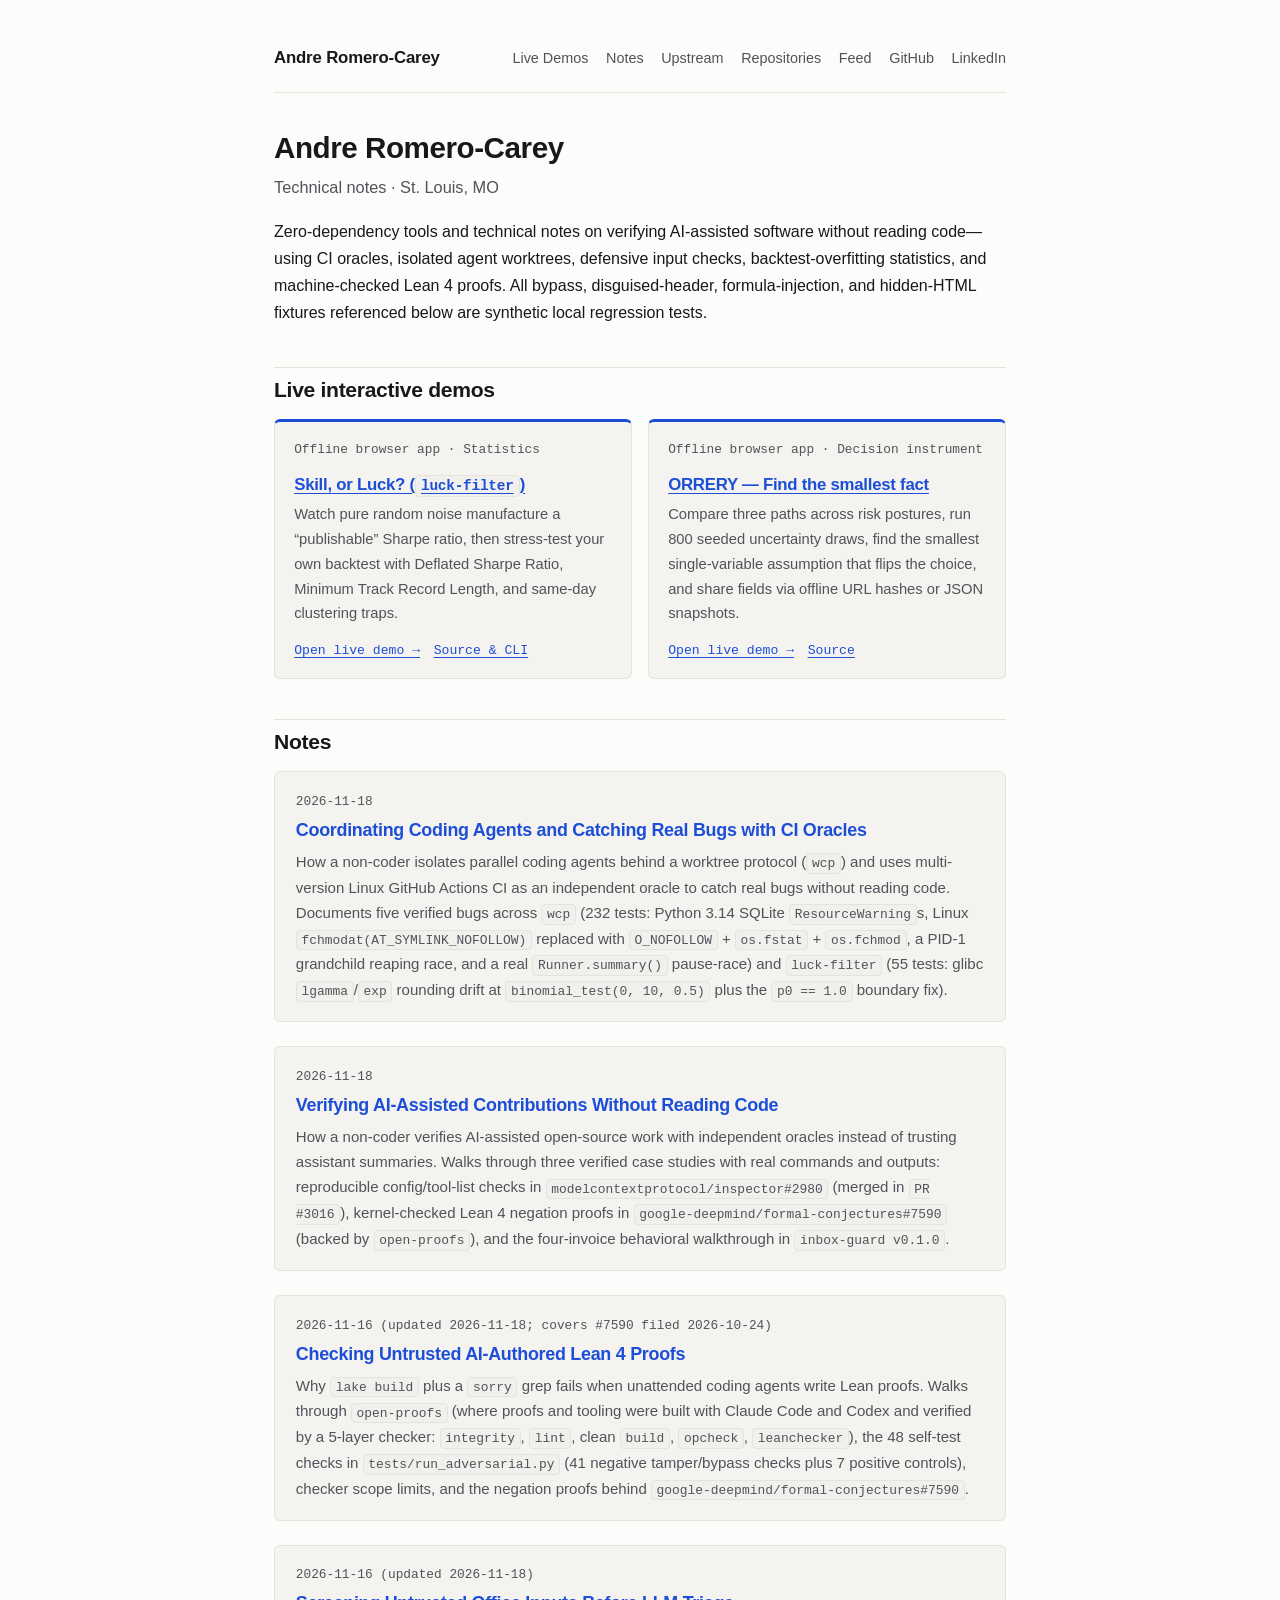
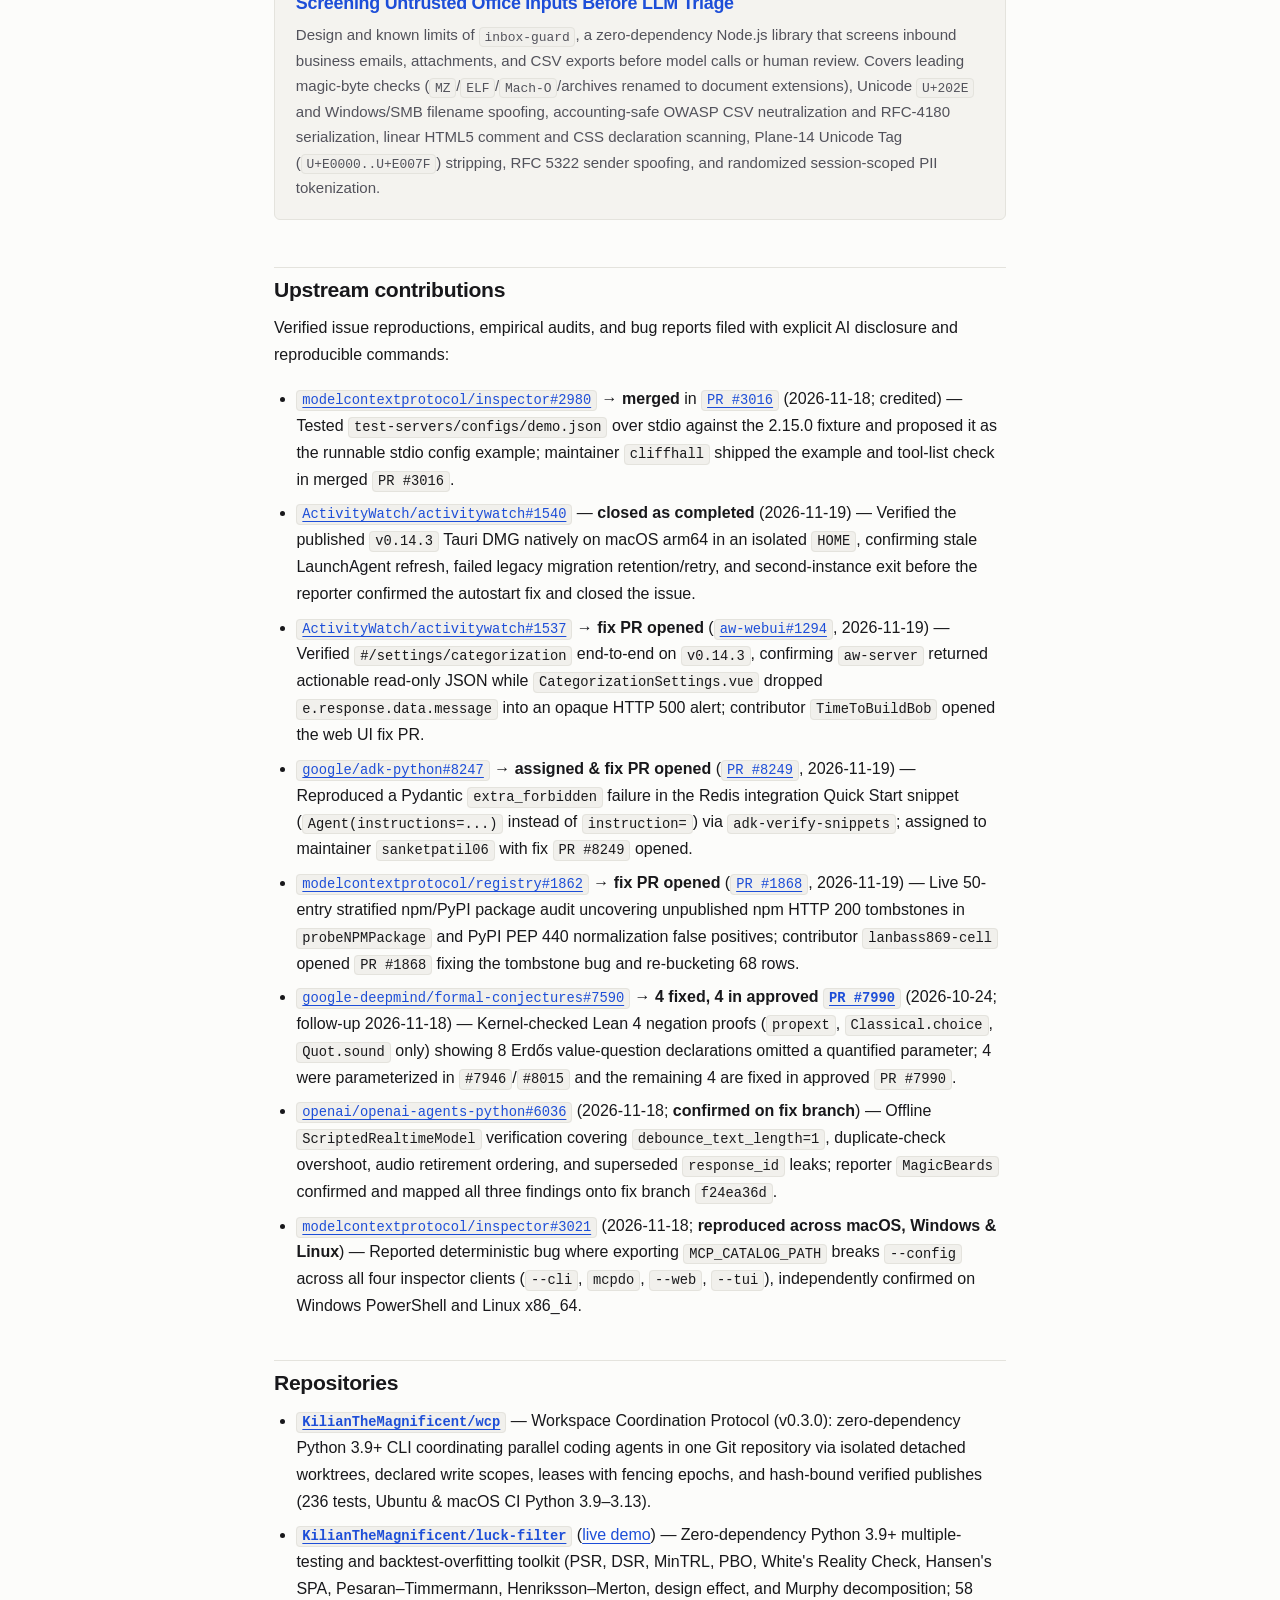
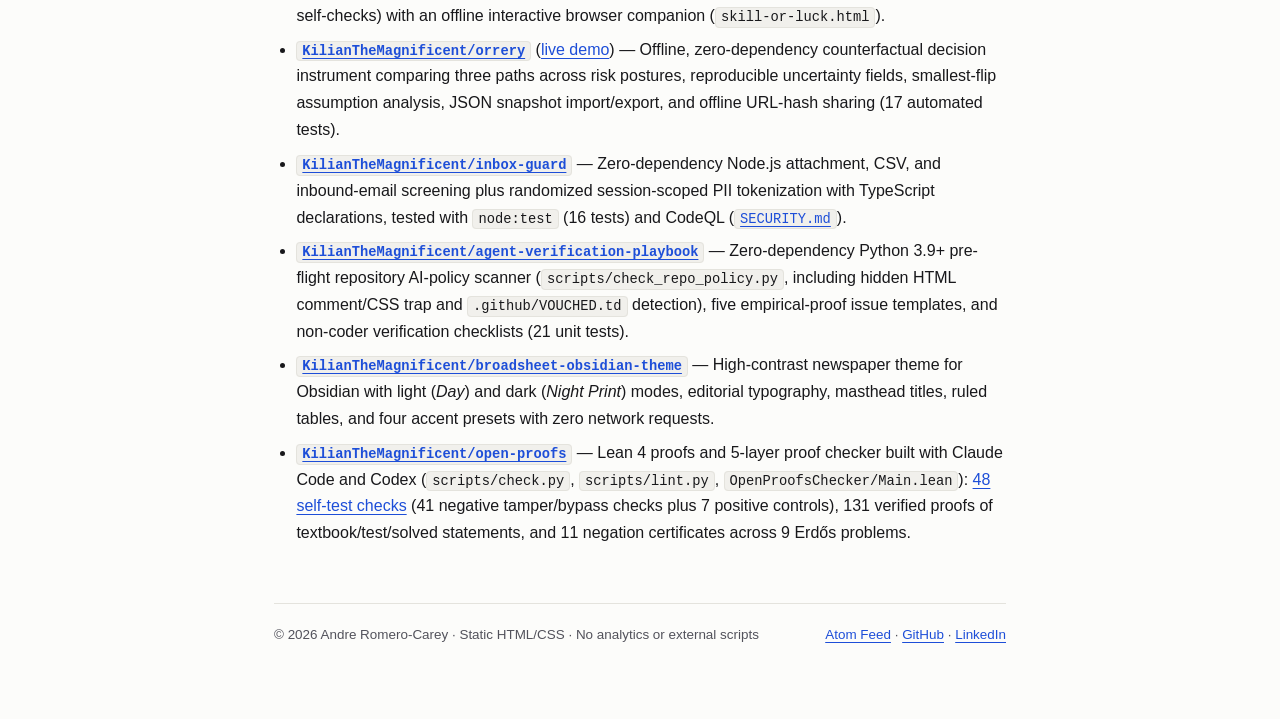
<file: index.html>
<!DOCTYPE html>
<html lang="en">
<head>
  <meta charset="utf-8">
  <meta name="viewport" content="width=device-width, initial-scale=1">
  <title>Andre Romero-Carey — Notes</title>
  <meta name="description" content="Technical notes by Andre Romero-Carey on verifying AI-assisted work without reading code, multi-agent coordination with CI oracles, input validation, and machine-checked Lean 4 verification.">
  <meta name="author" content="Andre Romero-Carey">
  <meta property="og:title" content="Andre Romero-Carey — Notes">
  <meta property="og:description" content="Technical notes by Andre Romero-Carey on verifying AI-assisted work without reading code, multi-agent coordination with CI oracles, input validation, and machine-checked Lean 4 verification.">
  <meta property="og:type" content="website">
  <meta property="og:url" content="https://kilianthemagnificent.github.io/">
  <meta property="og:image" content="https://kilianthemagnificent.github.io/og-card.png">
  <meta property="og:image:width" content="1200">
  <meta property="og:image:height" content="630">
  <meta property="og:image:alt" content="Andre Romero-Carey — Technical notes on verifying AI-assisted software without reading code">
  <meta name="twitter:card" content="summary_large_image">
  <meta name="twitter:image" content="https://kilianthemagnificent.github.io/og-card.png">
  <link rel="canonical" href="https://kilianthemagnificent.github.io/">
  <link rel="alternate" type="application/atom+xml" title="Andre Romero-Carey — Notes" href="https://kilianthemagnificent.github.io/feed.xml">
  <link rel="icon" href="data:image/svg+xml,%3Csvg xmlns='http://www.w3.org/2000/svg' viewBox='0 0 32 32'%3E%3Crect width='32' height='32' rx='6' fill='%2318181b'/%3E%3Ctext x='16' y='22' font-family='monospace' font-size='16' font-weight='700' fill='%23fcfcfa' text-anchor='middle'%3EAR%3C/text%3E%3C/svg%3E">
  <link rel="stylesheet" href="styles.css">
</head>
<body>
  <div class="container">
    <header class="site-header">
      <a class="site-brand" href="./">Andre Romero-Carey</a>
      <nav class="site-nav" aria-label="Primary">
        <a href="#demos">Live Demos</a>
        <a href="#notes">Notes</a>
        <a href="#upstream">Upstream</a>
        <a href="#repositories">Repositories</a>
        <a href="feed.xml">Feed</a>
        <a href="https://github.com/KilianTheMagnificent">GitHub</a>
        <a href="https://www.linkedin.com/in/andre-romerocarey">LinkedIn</a>
      </nav>
    </header>

    <main>
      <h1>Andre Romero-Carey</h1>
      <p class="subtitle">Technical notes · St. Louis, MO</p>

      <p>
        Zero-dependency tools and technical notes on verifying AI-assisted software without reading code—using CI oracles, isolated agent worktrees, defensive input checks, backtest-overfitting statistics, and machine-checked Lean 4 proofs. All bypass, disguised-header, formula-injection, and hidden-HTML fixtures referenced below are synthetic local regression tests.
      </p>

      <h2 id="demos">Live interactive demos</h2>
      <div class="demo-grid">
        <div class="demo-card">
          <div class="note-card-meta">Offline browser app · Statistics</div>
          <h3><a href="https://kilianthemagnificent.github.io/luck-filter/">Skill, or Luck? (<code>luck-filter</code>)</a></h3>
          <p>
            Watch pure random noise manufacture a “publishable” Sharpe ratio, then stress-test your own backtest with Deflated Sharpe Ratio, Minimum Track Record Length, and same-day clustering traps.
          </p>
          <div class="demo-card-links">
            <a href="https://kilianthemagnificent.github.io/luck-filter/">Open live demo →</a>
            <a href="https://github.com/KilianTheMagnificent/luck-filter">Source &amp; CLI</a>
          </div>
        </div>
        <div class="demo-card">
          <div class="note-card-meta">Offline browser app · Decision instrument</div>
          <h3><a href="https://kilianthemagnificent.github.io/orrery/">ORRERY — Find the smallest fact</a></h3>
          <p>
            Compare three paths across risk postures, run 800 seeded uncertainty draws, find the smallest single-variable assumption that flips the choice, and share fields via offline URL hashes or JSON snapshots.
          </p>
          <div class="demo-card-links">
            <a href="https://kilianthemagnificent.github.io/orrery/">Open live demo →</a>
            <a href="https://github.com/KilianTheMagnificent/orrery">Source</a>
          </div>
        </div>
      </div>

      <h2 id="notes">Notes</h2>
      <ul class="note-list">
        <li class="note-card">
          <div class="note-card-meta">2026-11-18</div>
          <h3><a href="notes/coordinating-coding-agents-with-ci-oracles.html">Coordinating Coding Agents and Catching Real Bugs with CI Oracles</a></h3>
          <p>
            How a non-coder isolates parallel coding agents behind a worktree protocol (<code>wcp</code>) and uses multi-version Linux GitHub Actions CI as an independent oracle to catch real bugs without reading code. Documents five verified bugs across <code>wcp</code> (232 tests: Python 3.14 SQLite <code>ResourceWarning</code>s, Linux <code>fchmodat(AT_SYMLINK_NOFOLLOW)</code> replaced with <code>O_NOFOLLOW</code> + <code>os.fstat</code> + <code>os.fchmod</code>, a PID-1 grandchild reaping race, and a real <code>Runner.summary()</code> pause-race) and <code>luck-filter</code> (55 tests: glibc <code>lgamma</code>/<code>exp</code> rounding drift at <code>binomial_test(0, 10, 0.5)</code> plus the <code>p0 == 1.0</code> boundary fix).
          </p>
        </li>

        <li class="note-card">
          <div class="note-card-meta">2026-11-18</div>
          <h3><a href="notes/verifying-ai-contributions-without-reading-code.html">Verifying AI-Assisted Contributions Without Reading Code</a></h3>
          <p>
            How a non-coder verifies AI-assisted open-source work with independent oracles instead of trusting assistant summaries. Walks through three verified case studies with real commands and outputs: reproducible config/tool-list checks in <code>modelcontextprotocol/inspector#2980</code> (merged in <code>PR #3016</code>), kernel-checked Lean 4 negation proofs in <code>google-deepmind/formal-conjectures#7590</code> (backed by <code>open-proofs</code>), and the four-invoice behavioral walkthrough in <code>inbox-guard v0.1.0</code>.
          </p>
        </li>

        <li class="note-card">
          <div class="note-card-meta">2026-11-16 (updated 2026-11-18; covers #7590 filed 2026-10-24)</div>
          <h3><a href="notes/lean4-verifier-adversarial-suite.html">Checking Untrusted AI-Authored Lean 4 Proofs</a></h3>
          <p>
            Why <code>lake build</code> plus a <code>sorry</code> grep fails when unattended coding agents write Lean proofs. Walks through <code>open-proofs</code> (where proofs and tooling were built with Claude Code and Codex and verified by a 5-layer checker: <code>integrity</code>, <code>lint</code>, clean <code>build</code>, <code>opcheck</code>, <code>leanchecker</code>), the 48 self-test checks in <code>tests/run_adversarial.py</code> (41 negative tamper/bypass checks plus 7 positive controls), checker scope limits, and the negation proofs behind <code>google-deepmind/formal-conjectures#7590</code>.
          </p>
        </li>

        <li class="note-card">
          <div class="note-card-meta">2026-11-16 (updated 2026-11-18)</div>
          <h3><a href="notes/untrusted-office-input-defenses.html">Screening Untrusted Office Inputs Before LLM Triage</a></h3>
          <p>
            Design and known limits of <code>inbox-guard</code>, a zero-dependency Node.js library that screens inbound business emails, attachments, and CSV exports before model calls or human review. Covers leading magic-byte checks (<code>MZ</code>/<code>ELF</code>/<code>Mach-O</code>/archives renamed to document extensions), Unicode <code>U+202E</code> and Windows/SMB filename spoofing, accounting-safe OWASP CSV neutralization and RFC-4180 serialization, linear HTML5 comment and CSS declaration scanning, Plane-14 Unicode Tag (<code>U+E0000..U+E007F</code>) stripping, RFC 5322 sender spoofing, and randomized session-scoped PII tokenization.
          </p>
        </li>
      </ul>

      <h2 id="upstream">Upstream contributions</h2>
      <p>
        Verified issue reproductions, empirical audits, and bug reports filed with explicit AI disclosure and reproducible commands:
      </p>
      <ul>
        <li>
          <a href="https://github.com/modelcontextprotocol/inspector/issues/2980"><code>modelcontextprotocol/inspector#2980</code></a> → <strong>merged</strong> in <a href="https://github.com/modelcontextprotocol/inspector/pull/3016"><code>PR #3016</code></a> (2026-11-18; credited) —
          Tested <code>test-servers/configs/demo.json</code> over stdio against the 2.15.0 fixture and proposed it as the runnable stdio config example; maintainer <code>cliffhall</code> shipped the example and tool-list check in merged <code>PR #3016</code>.
        </li>
        <li>
          <a href="https://github.com/ActivityWatch/activitywatch/issues/1540"><code>ActivityWatch/activitywatch#1540</code></a> — <strong>closed as completed</strong> (2026-11-19) —
          Verified the published <code>v0.14.3</code> Tauri DMG natively on macOS arm64 in an isolated <code>HOME</code>, confirming stale LaunchAgent refresh, failed legacy migration retention/retry, and second-instance exit before the reporter confirmed the autostart fix and closed the issue.
        </li>
        <li>
          <a href="https://github.com/ActivityWatch/activitywatch/issues/1537"><code>ActivityWatch/activitywatch#1537</code></a> → <strong>fix PR opened</strong> (<a href="https://github.com/ActivityWatch/aw-webui/pull/1294"><code>aw-webui#1294</code></a>, 2026-11-19) —
          Verified <code>#/settings/categorization</code> end-to-end on <code>v0.14.3</code>, confirming <code>aw-server</code> returned actionable read-only JSON while <code>CategorizationSettings.vue</code> dropped <code>e.response.data.message</code> into an opaque HTTP 500 alert; contributor <code>TimeToBuildBob</code> opened the web UI fix PR.
        </li>
        <li>
          <a href="https://github.com/google/adk-python/issues/8247"><code>google/adk-python#8247</code></a> → <strong>assigned &amp; fix PR opened</strong> (<a href="https://github.com/google/adk-python/pull/8249"><code>PR #8249</code></a>, 2026-11-19) —
          Reproduced a Pydantic <code>extra_forbidden</code> failure in the Redis integration Quick Start snippet (<code>Agent(instructions=...)</code> instead of <code>instruction=</code>) via <code>adk-verify-snippets</code>; assigned to maintainer <code>sanketpatil06</code> with fix <code>PR #8249</code> opened.
        </li>
        <li>
          <a href="https://github.com/modelcontextprotocol/registry/issues/1862"><code>modelcontextprotocol/registry#1862</code></a> → <strong>fix PR opened</strong> (<a href="https://github.com/modelcontextprotocol/registry/pull/1868"><code>PR #1868</code></a>, 2026-11-19) —
          Live 50-entry stratified npm/PyPI package audit uncovering unpublished npm HTTP 200 tombstones in <code>probeNPMPackage</code> and PyPI PEP 440 normalization false positives; contributor <code>lanbass869-cell</code> opened <code>PR #1868</code> fixing the tombstone bug and re-bucketing 68 rows.
        </li>
        <li>
          <a href="https://github.com/google-deepmind/formal-conjectures/issues/7590"><code>google-deepmind/formal-conjectures#7590</code></a> → <strong>4 fixed, 4 in approved <a href="https://github.com/google-deepmind/formal-conjectures/pull/7990"><code>PR #7990</code></a></strong> (2026-10-24; follow-up 2026-11-18) —
          Kernel-checked Lean 4 negation proofs (<code>propext</code>, <code>Classical.choice</code>, <code>Quot.sound</code> only) showing 8 Erdős value-question declarations omitted a quantified parameter; 4 were parameterized in <code>#7946</code>/<code>#8015</code> and the remaining 4 are fixed in approved <code>PR #7990</code>.
        </li>
        <li>
          <a href="https://github.com/openai/openai-agents-python/issues/6036"><code>openai/openai-agents-python#6036</code></a> (2026-11-18; <strong>confirmed on fix branch</strong>) —
          Offline <code>ScriptedRealtimeModel</code> verification covering <code>debounce_text_length=1</code>, duplicate-check overshoot, audio retirement ordering, and superseded <code>response_id</code> leaks; reporter <code>MagicBeards</code> confirmed and mapped all three findings onto fix branch <code>f24ea36d</code>.
        </li>
        <li>
          <a href="https://github.com/modelcontextprotocol/inspector/issues/3021"><code>modelcontextprotocol/inspector#3021</code></a> (2026-11-18; <strong>reproduced across macOS, Windows &amp; Linux</strong>) —
          Reported deterministic bug where exporting <code>MCP_CATALOG_PATH</code> breaks <code>--config</code> across all four inspector clients (<code>--cli</code>, <code>mcpdo</code>, <code>--web</code>, <code>--tui</code>), independently confirmed on Windows PowerShell and Linux x86_64.
        </li>
      </ul>

      <h2 id="repositories">Repositories</h2>
      <ul>
        <li>
          <strong><a href="https://github.com/KilianTheMagnificent/wcp"><code>KilianTheMagnificent/wcp</code></a></strong> —
          Workspace Coordination Protocol (v0.3.0): zero-dependency Python 3.9+ CLI coordinating parallel coding agents in one Git repository via isolated detached worktrees, declared write scopes, leases with fencing epochs, and hash-bound verified publishes (236 tests, Ubuntu &amp; macOS CI Python 3.9–3.13).
        </li>
        <li>
          <strong><a href="https://github.com/KilianTheMagnificent/luck-filter"><code>KilianTheMagnificent/luck-filter</code></a></strong> (<a href="https://kilianthemagnificent.github.io/luck-filter/">live demo</a>) —
          Zero-dependency Python 3.9+ multiple-testing and backtest-overfitting toolkit (PSR, DSR, MinTRL, PBO, White's Reality Check, Hansen's SPA, Pesaran–Timmermann, Henriksson–Merton, design effect, and Murphy decomposition; 58 self-checks) with an offline interactive browser companion (<code>skill-or-luck.html</code>).
        </li>
        <li>
          <strong><a href="https://github.com/KilianTheMagnificent/orrery"><code>KilianTheMagnificent/orrery</code></a></strong> (<a href="https://kilianthemagnificent.github.io/orrery/">live demo</a>) —
          Offline, zero-dependency counterfactual decision instrument comparing three paths across risk postures, reproducible uncertainty fields, smallest-flip assumption analysis, JSON snapshot import/export, and offline URL-hash sharing (17 automated tests).
        </li>
        <li>
          <strong><a href="https://github.com/KilianTheMagnificent/inbox-guard"><code>KilianTheMagnificent/inbox-guard</code></a></strong> —
          Zero-dependency Node.js attachment, CSV, and inbound-email screening plus randomized session-scoped PII tokenization with TypeScript declarations, tested with <code>node:test</code> (16 tests) and CodeQL (<a href="https://github.com/KilianTheMagnificent/inbox-guard/blob/main/SECURITY.md"><code>SECURITY.md</code></a>).
        </li>
        <li>
          <strong><a href="https://github.com/KilianTheMagnificent/agent-verification-playbook"><code>KilianTheMagnificent/agent-verification-playbook</code></a></strong> —
          Zero-dependency Python 3.9+ pre-flight repository AI-policy scanner (<code>scripts/check_repo_policy.py</code>, including hidden HTML comment/CSS trap and <code>.github/VOUCHED.td</code> detection), five empirical-proof issue templates, and non-coder verification checklists (21 unit tests).
        </li>
        <li>
          <strong><a href="https://github.com/KilianTheMagnificent/broadsheet-obsidian-theme"><code>KilianTheMagnificent/broadsheet-obsidian-theme</code></a></strong> —
          High-contrast newspaper theme for Obsidian with light (<em>Day</em>) and dark (<em>Night Print</em>) modes, editorial typography, masthead titles, ruled tables, and four accent presets with zero network requests.
        </li>
        <li>
          <strong><a href="https://github.com/KilianTheMagnificent/open-proofs"><code>KilianTheMagnificent/open-proofs</code></a></strong> —
          Lean 4 proofs and 5-layer proof checker built with Claude Code and Codex (<code>scripts/check.py</code>, <code>scripts/lint.py</code>, <code>OpenProofsChecker/Main.lean</code>): <a href="https://github.com/KilianTheMagnificent/open-proofs/blob/main/tests/run_adversarial.py">48 self-test checks</a> (41 negative tamper/bypass checks plus 7 positive controls), 131 verified proofs of textbook/test/solved statements, and 11 negation certificates across 9 Erdős problems.
        </li>
      </ul>
    </main>

    <footer class="site-footer">
      <span>© 2026 Andre Romero-Carey · Static HTML/CSS · No analytics or external scripts</span>
      <span>
        <a href="feed.xml">Atom Feed</a> ·
        <a href="https://github.com/KilianTheMagnificent">GitHub</a> ·
        <a href="https://www.linkedin.com/in/andre-romerocarey">LinkedIn</a>
      </span>
    </footer>
  </div>
</body>
</html>
</file>
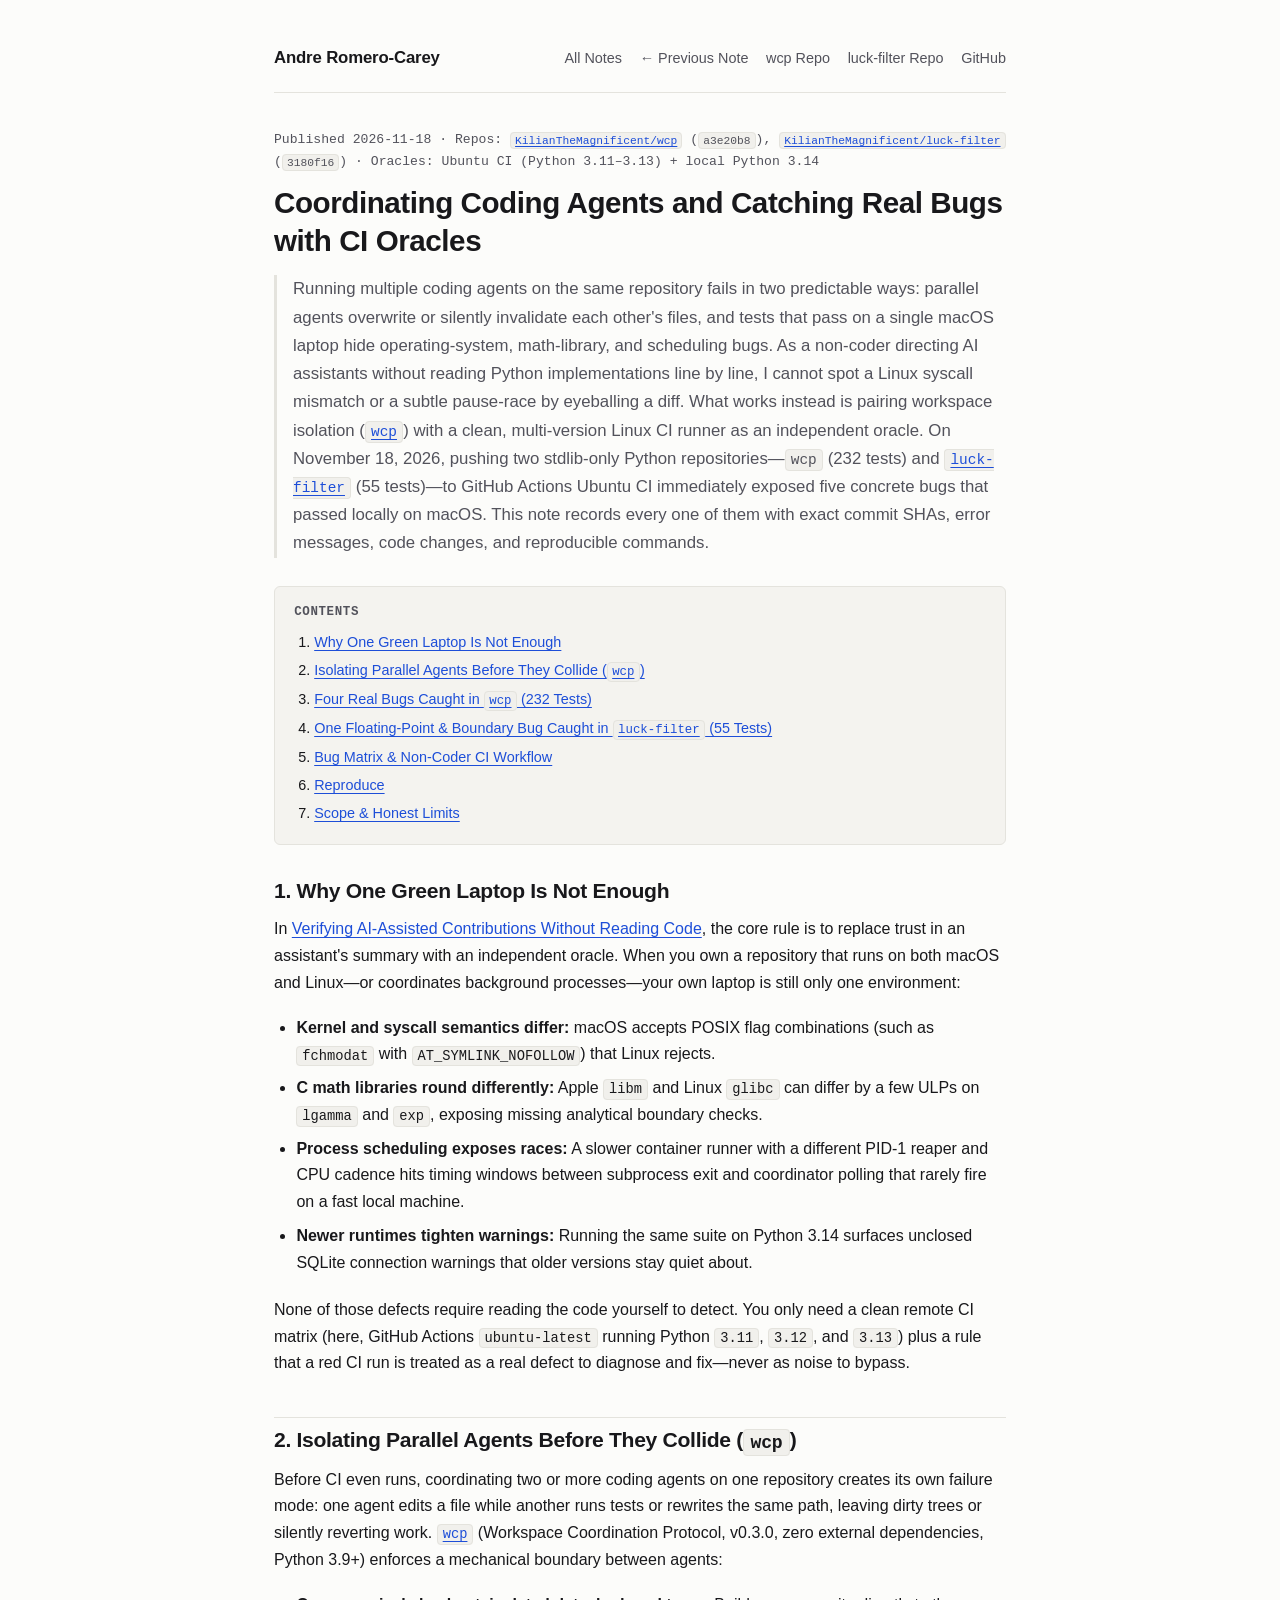
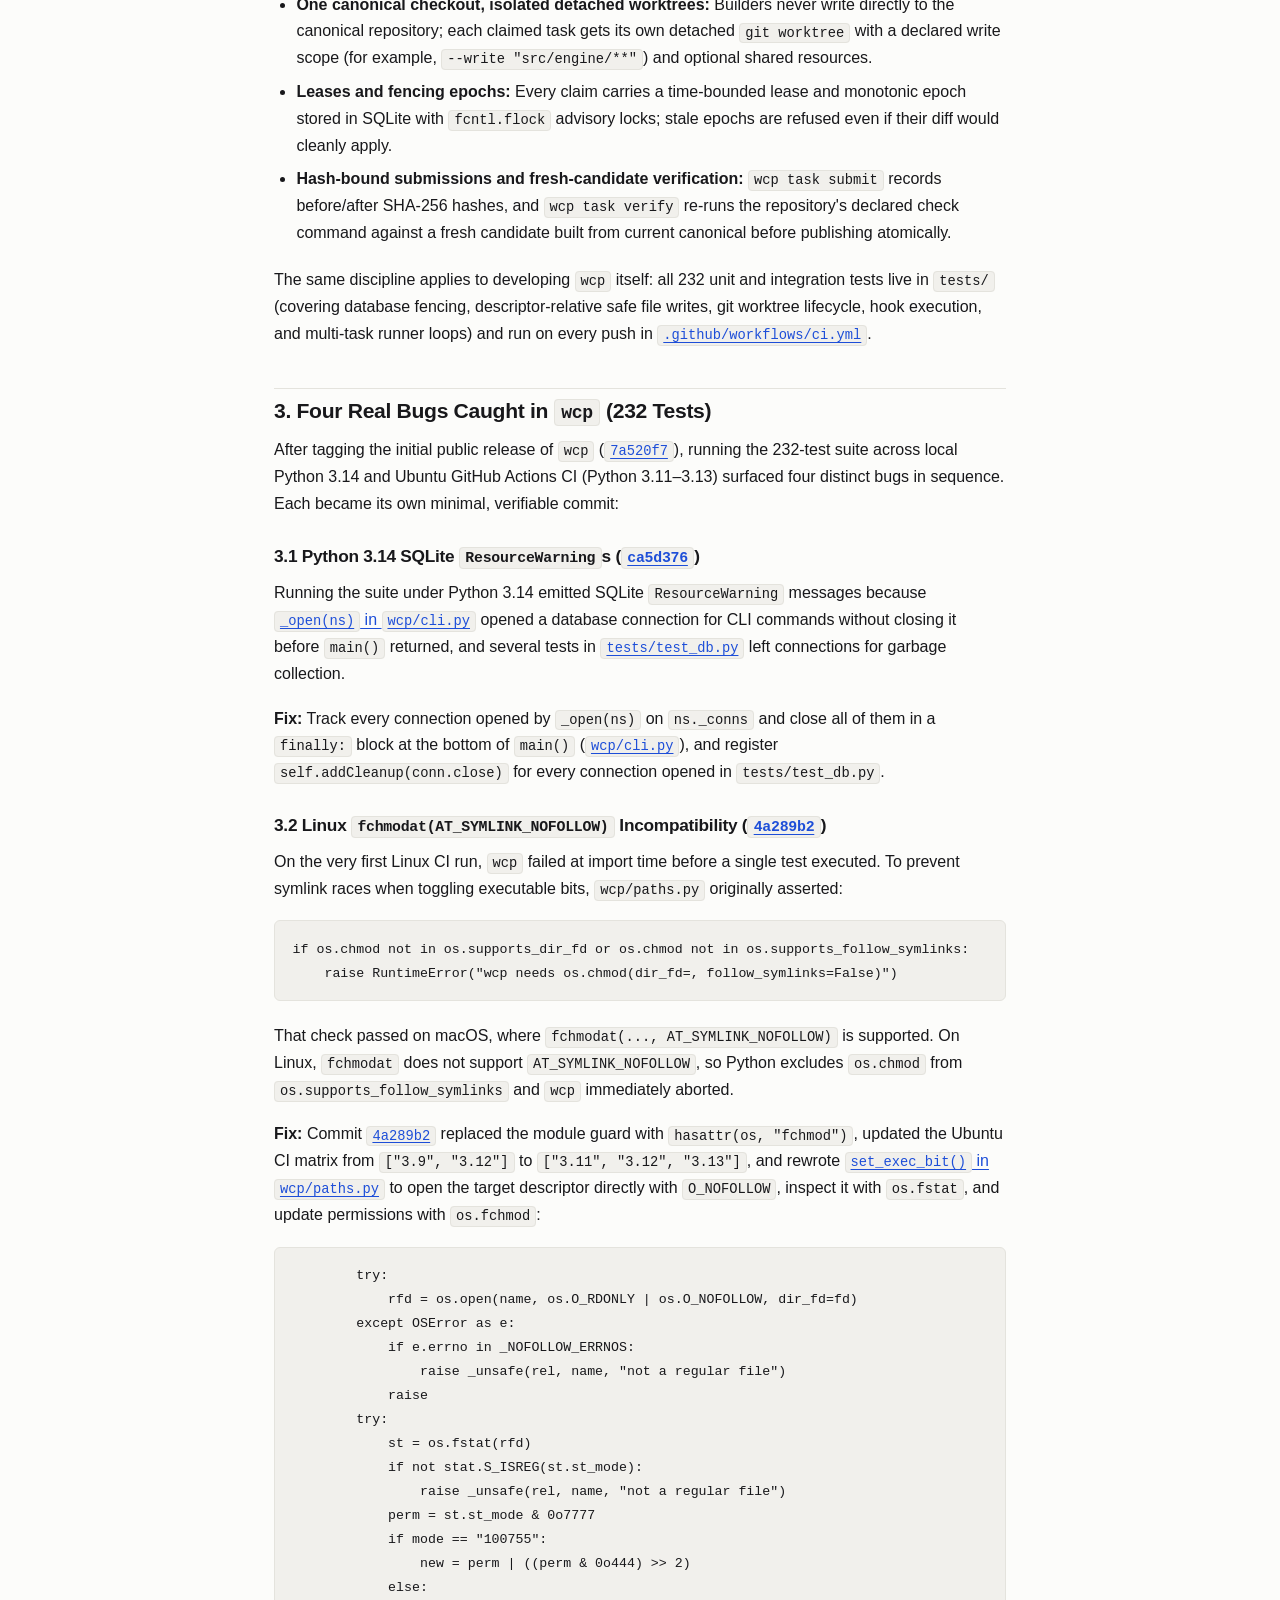
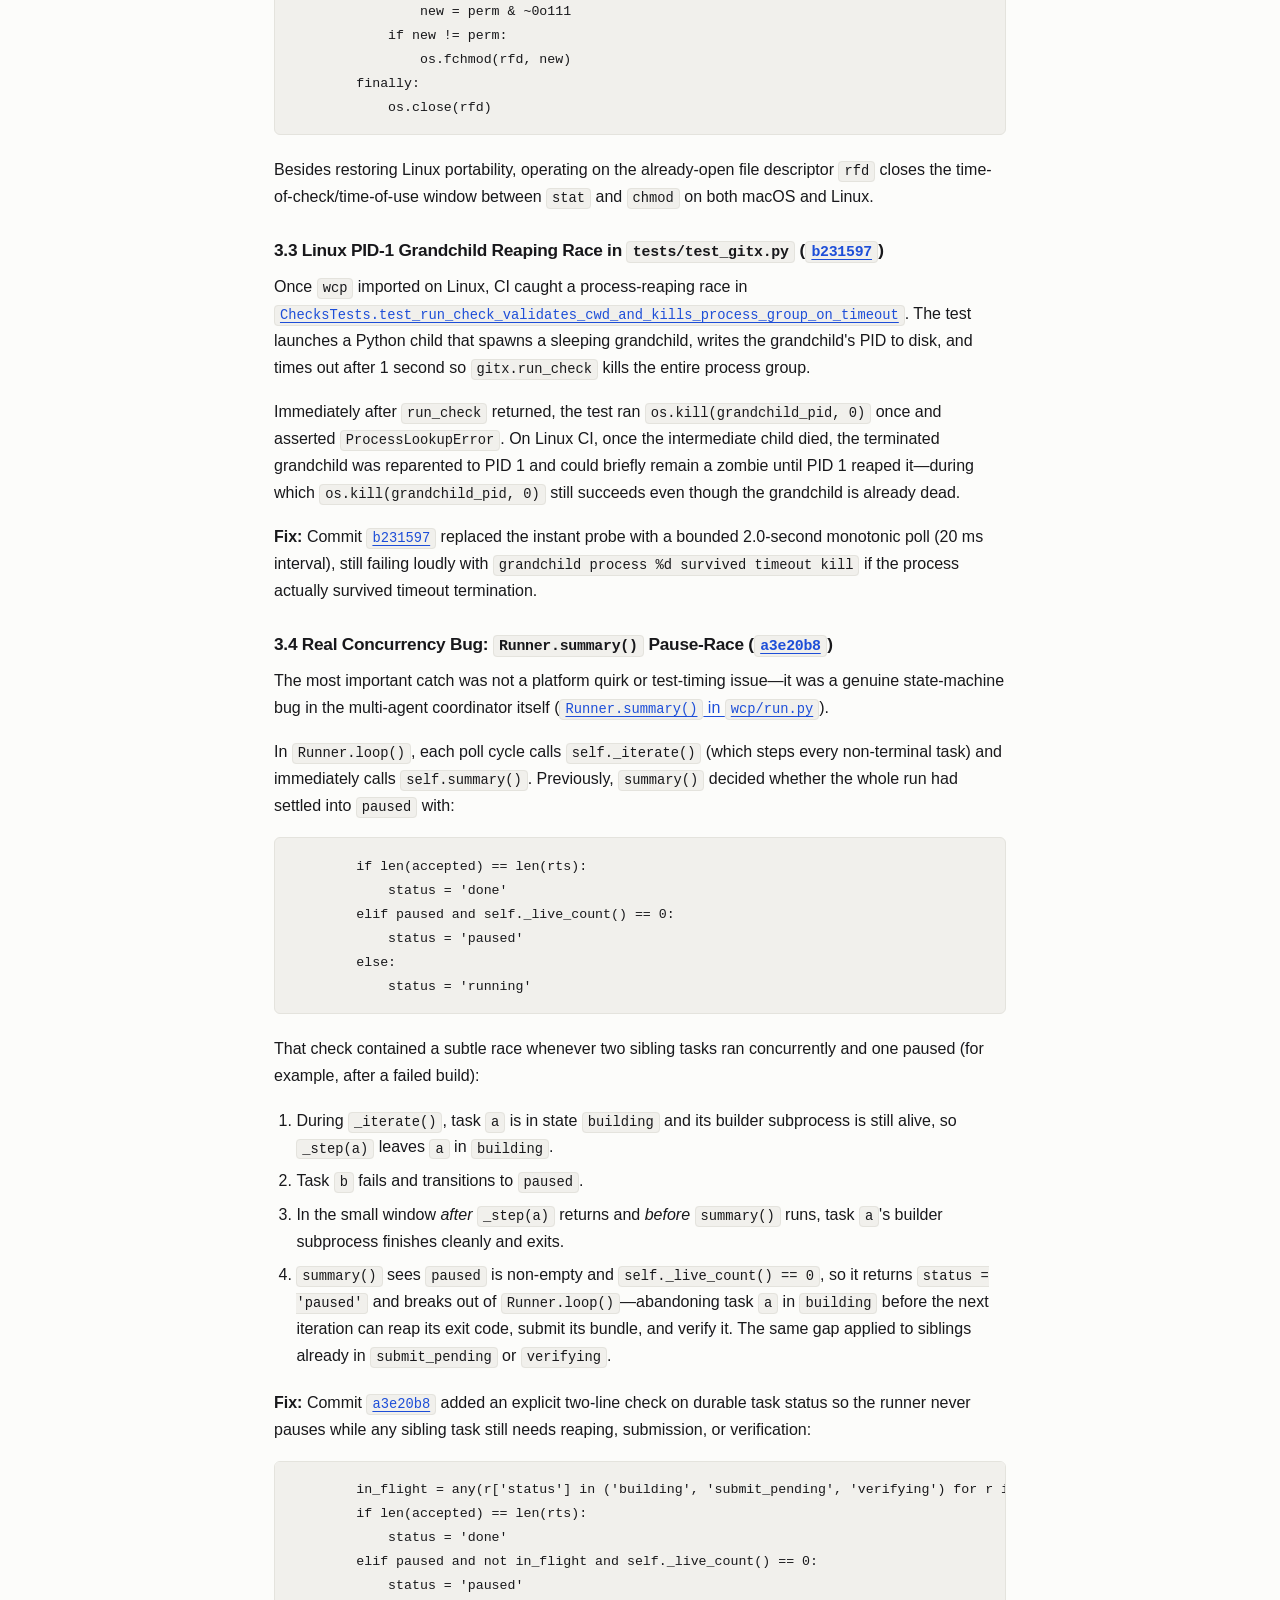
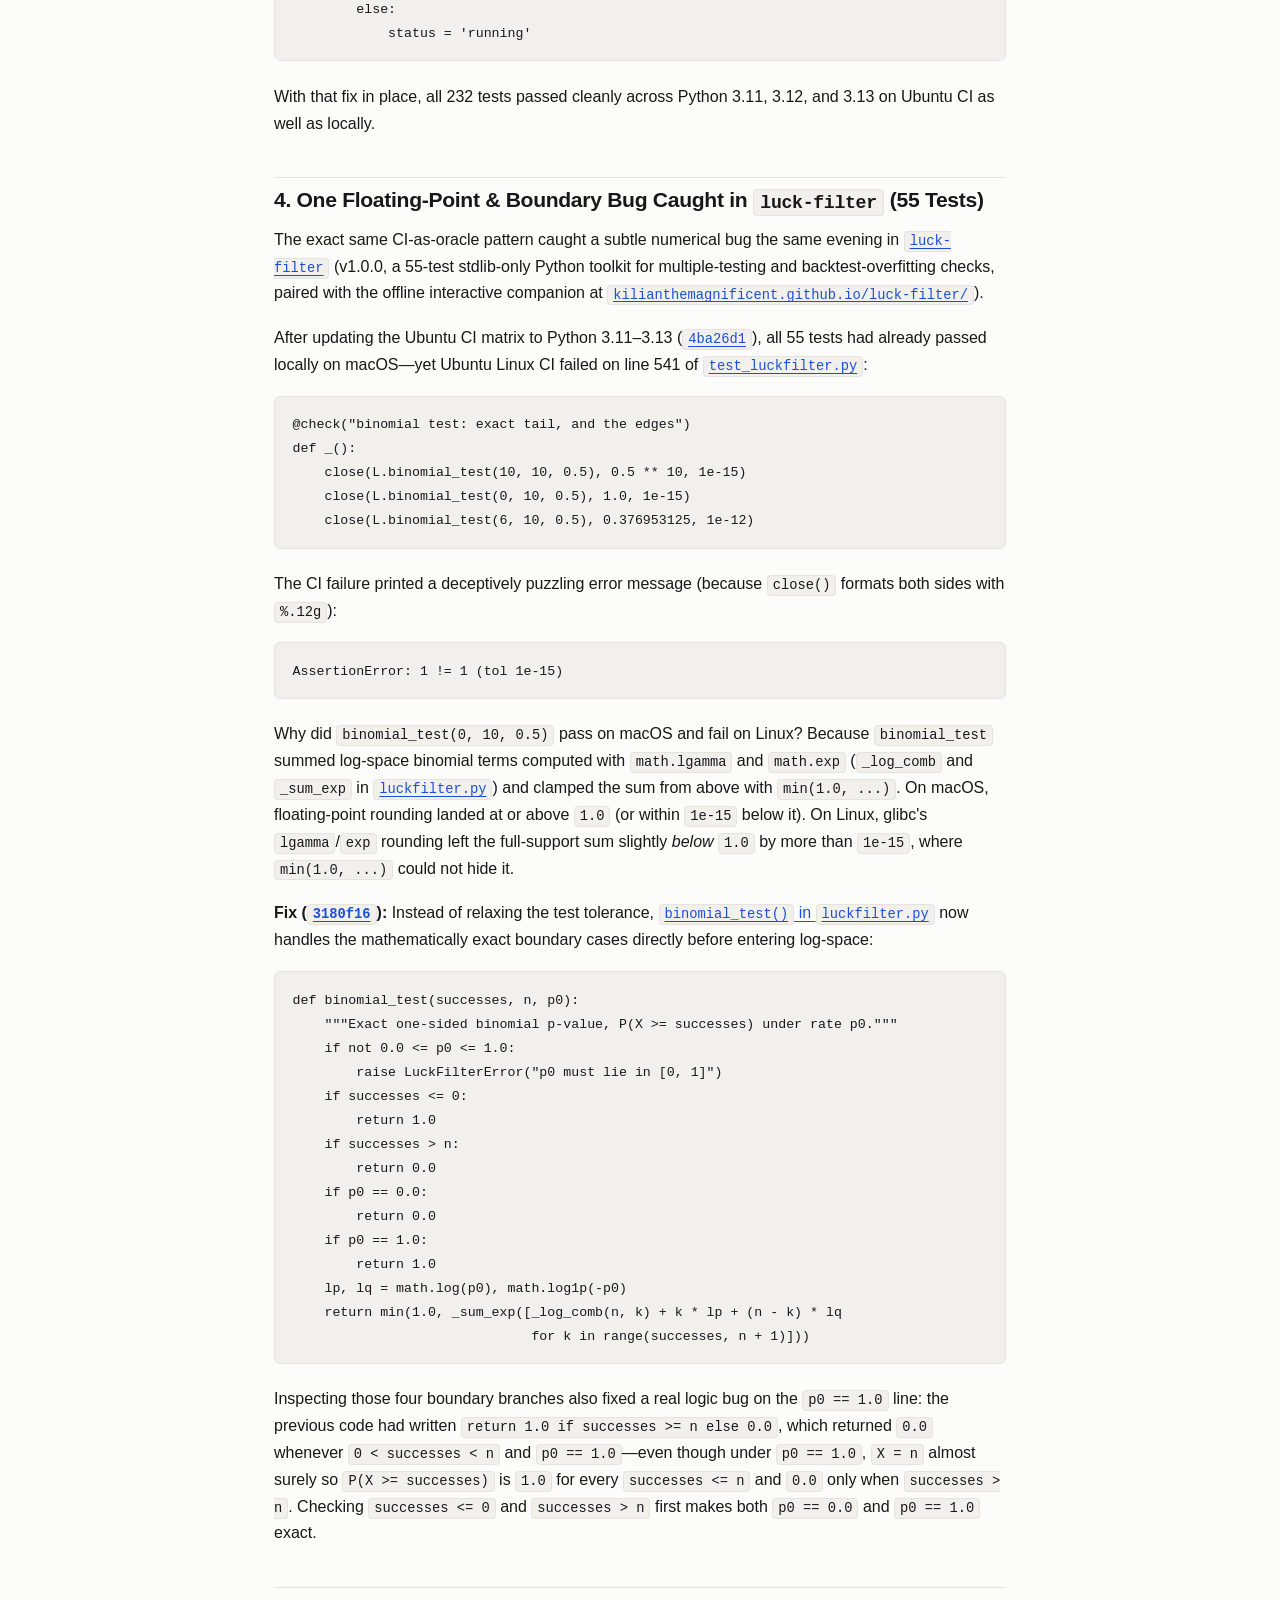
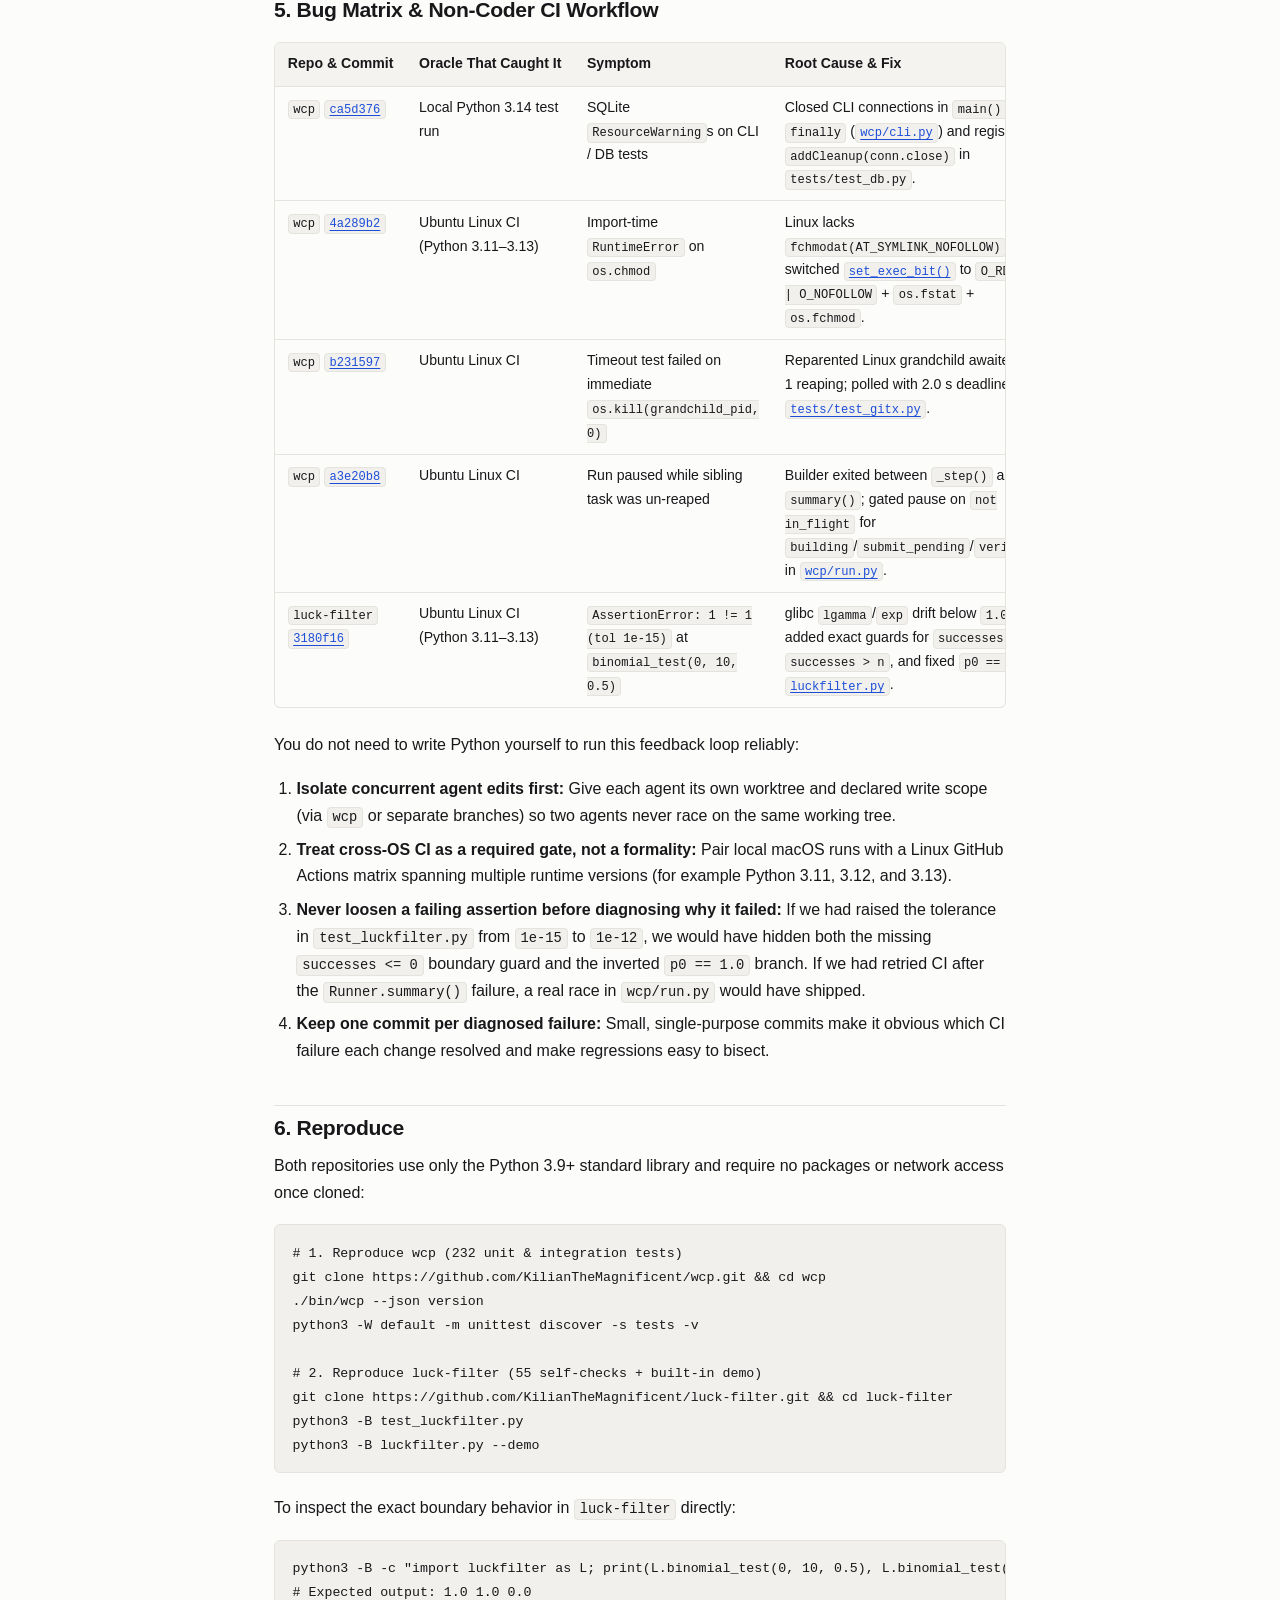
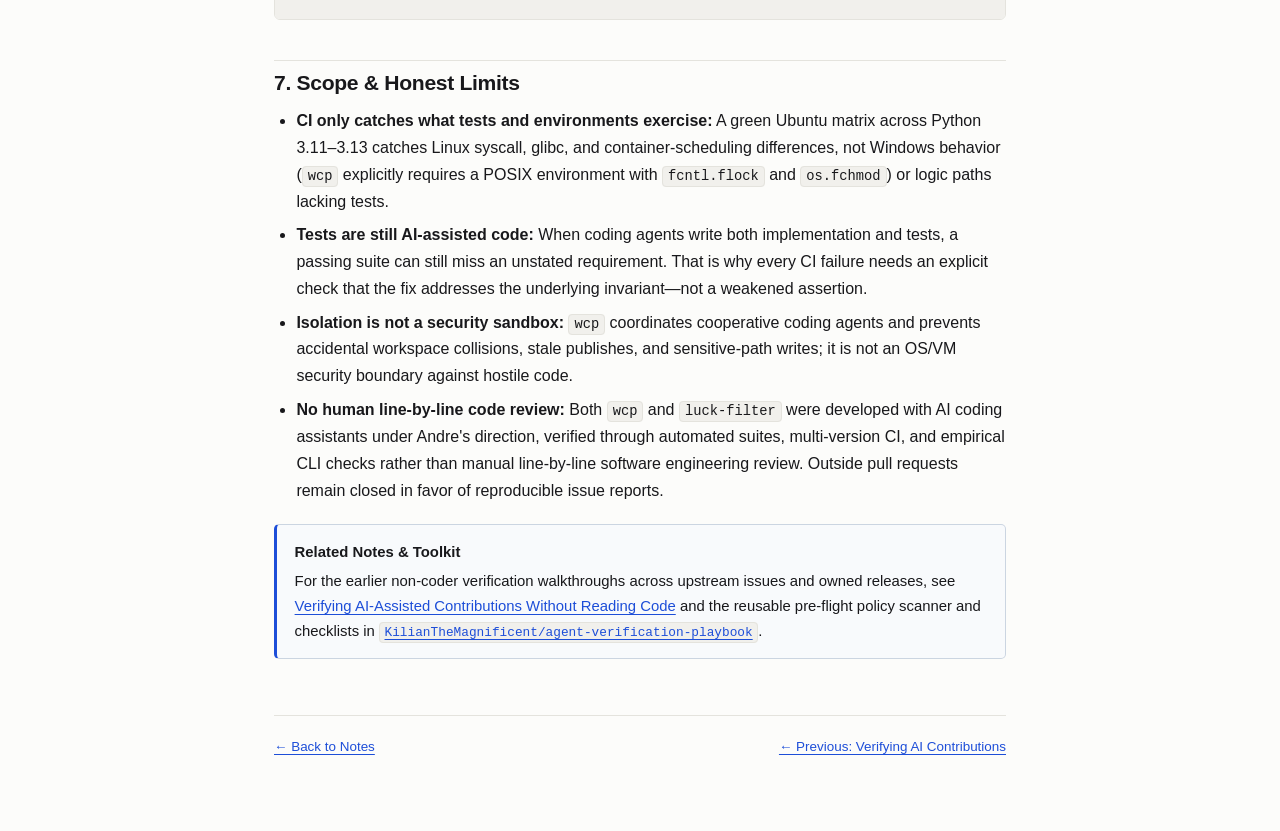
<file: notes/coordinating-coding-agents-with-ci-oracles.html>
<!DOCTYPE html>
<html lang="en">
<head>
  <meta charset="utf-8">
  <meta name="viewport" content="width=device-width, initial-scale=1">
  <title>Coordinating Coding Agents and Catching Real Bugs with CI Oracles — Andre Romero-Carey</title>
  <meta name="description" content="How a non-coder coordinates parallel coding agents with wcp and uses Linux GitHub Actions CI as an independent oracle to catch five real cross-platform, concurrency, and floating-point bugs across wcp (232 tests) and luck-filter (55 tests).">
  <meta name="author" content="Andre Romero-Carey">
  <meta property="og:title" content="Coordinating Coding Agents and Catching Real Bugs with CI Oracles — Andre Romero-Carey">
  <meta property="og:description" content="How a non-coder coordinates parallel coding agents with wcp and uses Linux GitHub Actions CI as an independent oracle to catch five real cross-platform, concurrency, and floating-point bugs across wcp (232 tests) and luck-filter (55 tests).">
  <meta property="og:type" content="article">
  <meta property="og:url" content="https://kilianthemagnificent.github.io/notes/coordinating-coding-agents-with-ci-oracles.html">
  <meta property="og:image" content="https://kilianthemagnificent.github.io/og-card.png">
  <meta property="og:image:width" content="1200">
  <meta property="og:image:height" content="630">
  <meta name="twitter:card" content="summary_large_image">
  <meta name="twitter:image" content="https://kilianthemagnificent.github.io/og-card.png">
  <link rel="canonical" href="https://kilianthemagnificent.github.io/notes/coordinating-coding-agents-with-ci-oracles.html">
  <link rel="alternate" type="application/atom+xml" title="Andre Romero-Carey — Notes" href="https://kilianthemagnificent.github.io/feed.xml">
  <link rel="icon" href="data:image/svg+xml,%3Csvg xmlns='http://www.w3.org/2000/svg' viewBox='0 0 32 32'%3E%3Crect width='32' height='32' rx='6' fill='%2318181b'/%3E%3Ctext x='16' y='22' font-family='monospace' font-size='16' font-weight='700' fill='%23fcfcfa' text-anchor='middle'%3EAR%3C/text%3E%3C/svg%3E">
  <link rel="stylesheet" href="../styles.css">
</head>
<body>
  <div class="container">
    <header class="site-header">
      <a class="site-brand" href="../">Andre Romero-Carey</a>
      <nav class="site-nav" aria-label="Primary">
        <a href="../">All Notes</a>
        <a href="verifying-ai-contributions-without-reading-code.html">← Previous Note</a>
        <a href="https://github.com/KilianTheMagnificent/wcp">wcp Repo</a>
        <a href="https://github.com/KilianTheMagnificent/luck-filter">luck-filter Repo</a>
        <a href="https://github.com/KilianTheMagnificent">GitHub</a>
      </nav>
    </header>

    <article>
      <div class="article-meta">
        Published 2026-11-18 · Repos: <a href="https://github.com/KilianTheMagnificent/wcp"><code>KilianTheMagnificent/wcp</code></a> (<code>a3e20b8</code>), <a href="https://github.com/KilianTheMagnificent/luck-filter"><code>KilianTheMagnificent/luck-filter</code></a> (<code>3180f16</code>) · Oracles: Ubuntu CI (Python 3.11–3.13) + local Python 3.14
      </div>
      <h1>Coordinating Coding Agents and Catching Real Bugs with CI Oracles</h1>
      <p class="article-lede">
        Running multiple coding agents on the same repository fails in two predictable ways: parallel agents overwrite or silently invalidate each other's files, and tests that pass on a single macOS laptop hide operating-system, math-library, and scheduling bugs. As a non-coder directing AI assistants without reading Python implementations line by line, I cannot spot a Linux syscall mismatch or a subtle pause-race by eyeballing a diff. What works instead is pairing workspace isolation (<a href="https://github.com/KilianTheMagnificent/wcp"><code>wcp</code></a>) with a clean, multi-version Linux CI runner as an independent oracle. On November 18, 2026, pushing two stdlib-only Python repositories—<code>wcp</code> (232 tests) and <a href="https://github.com/KilianTheMagnificent/luck-filter"><code>luck-filter</code></a> (55 tests)—to GitHub Actions Ubuntu CI immediately exposed five concrete bugs that passed locally on macOS. This note records every one of them with exact commit SHAs, error messages, code changes, and reproducible commands.
      </p>

      <nav class="toc" aria-label="Table of contents">
        <div class="toc-title">Contents</div>
        <ol>
          <li><a href="#why-ci-oracle">Why One Green Laptop Is Not Enough</a></li>
          <li><a href="#wcp-coordination">Isolating Parallel Agents Before They Collide (<code>wcp</code>)</a></li>
          <li><a href="#wcp-bugs">Four Real Bugs Caught in <code>wcp</code> (232 Tests)</a></li>
          <li><a href="#luck-filter-bug">One Floating-Point &amp; Boundary Bug Caught in <code>luck-filter</code> (55 Tests)</a></li>
          <li><a href="#summary-matrix">Bug Matrix &amp; Non-Coder CI Workflow</a></li>
          <li><a href="#reproduce">Reproduce</a></li>
          <li><a href="#limits">Scope &amp; Honest Limits</a></li>
        </ol>
      </nav>

      <h2 id="why-ci-oracle" class="no-rule">1. Why One Green Laptop Is Not Enough</h2>
      <p>
        In <a href="verifying-ai-contributions-without-reading-code.html">Verifying AI-Assisted Contributions Without Reading Code</a>, the core rule is to replace trust in an assistant's summary with an independent oracle. When you own a repository that runs on both macOS and Linux—or coordinates background processes—your own laptop is still only one environment:
      </p>
      <ul>
        <li><strong>Kernel and syscall semantics differ:</strong> macOS accepts POSIX flag combinations (such as <code>fchmodat</code> with <code>AT_SYMLINK_NOFOLLOW</code>) that Linux rejects.</li>
        <li><strong>C math libraries round differently:</strong> Apple <code>libm</code> and Linux <code>glibc</code> can differ by a few ULPs on <code>lgamma</code> and <code>exp</code>, exposing missing analytical boundary checks.</li>
        <li><strong>Process scheduling exposes races:</strong> A slower container runner with a different PID-1 reaper and CPU cadence hits timing windows between subprocess exit and coordinator polling that rarely fire on a fast local machine.</li>
        <li><strong>Newer runtimes tighten warnings:</strong> Running the same suite on Python 3.14 surfaces unclosed SQLite connection warnings that older versions stay quiet about.</li>
      </ul>
      <p>
        None of those defects require reading the code yourself to detect. You only need a clean remote CI matrix (here, GitHub Actions <code>ubuntu-latest</code> running Python <code>3.11</code>, <code>3.12</code>, and <code>3.13</code>) plus a rule that a red CI run is treated as a real defect to diagnose and fix—never as noise to bypass.
      </p>

      <h2 id="wcp-coordination">2. Isolating Parallel Agents Before They Collide (<code>wcp</code>)</h2>
      <p>
        Before CI even runs, coordinating two or more coding agents on one repository creates its own failure mode: one agent edits a file while another runs tests or rewrites the same path, leaving dirty trees or silently reverting work. <a href="https://github.com/KilianTheMagnificent/wcp"><code>wcp</code></a> (Workspace Coordination Protocol, v0.3.0, zero external dependencies, Python 3.9+) enforces a mechanical boundary between agents:
      </p>
      <ul>
        <li><strong>One canonical checkout, isolated detached worktrees:</strong> Builders never write directly to the canonical repository; each claimed task gets its own detached <code>git worktree</code> with a declared write scope (for example, <code>--write "src/engine/**"</code>) and optional shared resources.</li>
        <li><strong>Leases and fencing epochs:</strong> Every claim carries a time-bounded lease and monotonic epoch stored in SQLite with <code>fcntl.flock</code> advisory locks; stale epochs are refused even if their diff would cleanly apply.</li>
        <li><strong>Hash-bound submissions and fresh-candidate verification:</strong> <code>wcp task submit</code> records before/after SHA-256 hashes, and <code>wcp task verify</code> re-runs the repository's declared check command against a fresh candidate built from current canonical before publishing atomically.</li>
      </ul>
      <p>
        The same discipline applies to developing <code>wcp</code> itself: all 232 unit and integration tests live in <code>tests/</code> (covering database fencing, descriptor-relative safe file writes, git worktree lifecycle, hook execution, and multi-task runner loops) and run on every push in <a href="https://github.com/KilianTheMagnificent/wcp/blob/main/.github/workflows/ci.yml"><code>.github/workflows/ci.yml</code></a>.
      </p>

      <h2 id="wcp-bugs">3. Four Real Bugs Caught in <code>wcp</code> (232 Tests)</h2>
      <p>
        After tagging the initial public release of <code>wcp</code> (<a href="https://github.com/KilianTheMagnificent/wcp/commit/7a520f7fe71d4ce92eb89ebd6243772169ea06dd"><code>7a520f7</code></a>), running the 232-test suite across local Python 3.14 and Ubuntu GitHub Actions CI (Python 3.11–3.13) surfaced four distinct bugs in sequence. Each became its own minimal, verifiable commit:
      </p>

      <h3>3.1 Python 3.14 SQLite <code>ResourceWarning</code>s (<a href="https://github.com/KilianTheMagnificent/wcp/commit/ca5d376f20dda0f5f07614424f654a203e4c47f7"><code>ca5d376</code></a>)</h3>
      <p>
        Running the suite under Python 3.14 emitted SQLite <code>ResourceWarning</code> messages because <a href="https://github.com/KilianTheMagnificent/wcp/blob/a3e20b8527b4c430cc7468cc89082301354ce001/wcp/cli.py#L76-L82"><code>_open(ns)</code> in <code>wcp/cli.py</code></a> opened a database connection for CLI commands without closing it before <code>main()</code> returned, and several tests in <a href="https://github.com/KilianTheMagnificent/wcp/blob/a3e20b8527b4c430cc7468cc89082301354ce001/tests/test_db.py"><code>tests/test_db.py</code></a> left connections for garbage collection.
      </p>
      <p>
        <strong>Fix:</strong> Track every connection opened by <code>_open(ns)</code> on <code>ns._conns</code> and close all of them in a <code>finally:</code> block at the bottom of <code>main()</code> (<a href="https://github.com/KilianTheMagnificent/wcp/blob/a3e20b8527b4c430cc7468cc89082301354ce001/wcp/cli.py#L486-L514"><code>wcp/cli.py</code></a>), and register <code>self.addCleanup(conn.close)</code> for every connection opened in <code>tests/test_db.py</code>.
      </p>

      <h3>3.2 Linux <code>fchmodat(AT_SYMLINK_NOFOLLOW)</code> Incompatibility (<a href="https://github.com/KilianTheMagnificent/wcp/commit/4a289b263aa900944bc5b88088ea2ce04a43dde4"><code>4a289b2</code></a>)</h3>
      <p>
        On the very first Linux CI run, <code>wcp</code> failed at import time before a single test executed. To prevent symlink races when toggling executable bits, <code>wcp/paths.py</code> originally asserted:
      </p>
<pre><code>if os.chmod not in os.supports_dir_fd or os.chmod not in os.supports_follow_symlinks:
    raise RuntimeError("wcp needs os.chmod(dir_fd=, follow_symlinks=False)")</code></pre>
      <p>
        That check passed on macOS, where <code>fchmodat(..., AT_SYMLINK_NOFOLLOW)</code> is supported. On Linux, <code>fchmodat</code> does not support <code>AT_SYMLINK_NOFOLLOW</code>, so Python excludes <code>os.chmod</code> from <code>os.supports_follow_symlinks</code> and <code>wcp</code> immediately aborted.
      </p>
      <p>
        <strong>Fix:</strong> Commit <a href="https://github.com/KilianTheMagnificent/wcp/commit/4a289b263aa900944bc5b88088ea2ce04a43dde4"><code>4a289b2</code></a> replaced the module guard with <code>hasattr(os, "fchmod")</code>, updated the Ubuntu CI matrix from <code>["3.9", "3.12"]</code> to <code>["3.11", "3.12", "3.13"]</code>, and rewrote <a href="https://github.com/KilianTheMagnificent/wcp/blob/a3e20b8527b4c430cc7468cc89082301354ce001/wcp/paths.py#L156-L180"><code>set_exec_bit()</code> in <code>wcp/paths.py</code></a> to open the target descriptor directly with <code>O_NOFOLLOW</code>, inspect it with <code>os.fstat</code>, and update permissions with <code>os.fchmod</code>:
      </p>
<pre><code>        try:
            rfd = os.open(name, os.O_RDONLY | os.O_NOFOLLOW, dir_fd=fd)
        except OSError as e:
            if e.errno in _NOFOLLOW_ERRNOS:
                raise _unsafe(rel, name, "not a regular file")
            raise
        try:
            st = os.fstat(rfd)
            if not stat.S_ISREG(st.st_mode):
                raise _unsafe(rel, name, "not a regular file")
            perm = st.st_mode &amp; 0o7777
            if mode == "100755":
                new = perm | ((perm &amp; 0o444) &gt;&gt; 2)
            else:
                new = perm &amp; ~0o111
            if new != perm:
                os.fchmod(rfd, new)
        finally:
            os.close(rfd)</code></pre>
      <p>
        Besides restoring Linux portability, operating on the already-open file descriptor <code>rfd</code> closes the time-of-check/time-of-use window between <code>stat</code> and <code>chmod</code> on both macOS and Linux.
      </p>

      <h3>3.3 Linux PID-1 Grandchild Reaping Race in <code>tests/test_gitx.py</code> (<a href="https://github.com/KilianTheMagnificent/wcp/commit/b231597c89040b42bf1ca879b9bf4e7a5543d3c1"><code>b231597</code></a>)</h3>
      <p>
        Once <code>wcp</code> imported on Linux, CI caught a process-reaping race in <a href="https://github.com/KilianTheMagnificent/wcp/blob/a3e20b8527b4c430cc7468cc89082301354ce001/tests/test_gitx.py#L298-L327"><code>ChecksTests.test_run_check_validates_cwd_and_kills_process_group_on_timeout</code></a>. The test launches a Python child that spawns a sleeping grandchild, writes the grandchild's PID to disk, and times out after 1 second so <code>gitx.run_check</code> kills the entire process group.
      </p>
      <p>
        Immediately after <code>run_check</code> returned, the test ran <code>os.kill(grandchild_pid, 0)</code> once and asserted <code>ProcessLookupError</code>. On Linux CI, once the intermediate child died, the terminated grandchild was reparented to PID 1 and could briefly remain a zombie until PID 1 reaped it—during which <code>os.kill(grandchild_pid, 0)</code> still succeeds even though the grandchild is already dead.
      </p>
      <p>
        <strong>Fix:</strong> Commit <a href="https://github.com/KilianTheMagnificent/wcp/commit/b231597c89040b42bf1ca879b9bf4e7a5543d3c1"><code>b231597</code></a> replaced the instant probe with a bounded 2.0-second monotonic poll (20 ms interval), still failing loudly with <code>grandchild process %d survived timeout kill</code> if the process actually survived timeout termination.
      </p>

      <h3>3.4 Real Concurrency Bug: <code>Runner.summary()</code> Pause-Race (<a href="https://github.com/KilianTheMagnificent/wcp/commit/a3e20b8527b4c430cc7468cc89082301354ce001"><code>a3e20b8</code></a>)</h3>
      <p>
        The most important catch was not a platform quirk or test-timing issue—it was a genuine state-machine bug in the multi-agent coordinator itself (<a href="https://github.com/KilianTheMagnificent/wcp/blob/a3e20b8527b4c430cc7468cc89082301354ce001/wcp/run.py#L515-L525"><code>Runner.summary()</code> in <code>wcp/run.py</code></a>).
      </p>
      <p>
        In <code>Runner.loop()</code>, each poll cycle calls <code>self._iterate()</code> (which steps every non-terminal task) and immediately calls <code>self.summary()</code>. Previously, <code>summary()</code> decided whether the whole run had settled into <code>paused</code> with:
      </p>
<pre><code>        if len(accepted) == len(rts):
            status = 'done'
        elif paused and self._live_count() == 0:
            status = 'paused'
        else:
            status = 'running'</code></pre>
      <p>
        That check contained a subtle race whenever two sibling tasks ran concurrently and one paused (for example, after a failed build):
      </p>
      <ol>
        <li>During <code>_iterate()</code>, task <code>a</code> is in state <code>building</code> and its builder subprocess is still alive, so <code>_step(a)</code> leaves <code>a</code> in <code>building</code>.</li>
        <li>Task <code>b</code> fails and transitions to <code>paused</code>.</li>
        <li>In the small window <em>after</em> <code>_step(a)</code> returns and <em>before</em> <code>summary()</code> runs, task <code>a</code>'s builder subprocess finishes cleanly and exits.</li>
        <li><code>summary()</code> sees <code>paused</code> is non-empty and <code>self._live_count() == 0</code>, so it returns <code>status = 'paused'</code> and breaks out of <code>Runner.loop()</code>—abandoning task <code>a</code> in <code>building</code> before the next iteration can reap its exit code, submit its bundle, and verify it. The same gap applied to siblings already in <code>submit_pending</code> or <code>verifying</code>.</li>
      </ol>
      <p>
        <strong>Fix:</strong> Commit <a href="https://github.com/KilianTheMagnificent/wcp/commit/a3e20b8527b4c430cc7468cc89082301354ce001"><code>a3e20b8</code></a> added an explicit two-line check on durable task status so the runner never pauses while any sibling task still needs reaping, submission, or verification:
      </p>
<pre><code>        in_flight = any(r['status'] in ('building', 'submit_pending', 'verifying') for r in rts)
        if len(accepted) == len(rts):
            status = 'done'
        elif paused and not in_flight and self._live_count() == 0:
            status = 'paused'
        else:
            status = 'running'</code></pre>
      <p>
        With that fix in place, all 232 tests passed cleanly across Python 3.11, 3.12, and 3.13 on Ubuntu CI as well as locally.
      </p>

      <h2 id="luck-filter-bug">4. One Floating-Point &amp; Boundary Bug Caught in <code>luck-filter</code> (55 Tests)</h2>
      <p>
        The exact same CI-as-oracle pattern caught a subtle numerical bug the same evening in <a href="https://github.com/KilianTheMagnificent/luck-filter"><code>luck-filter</code></a> (v1.0.0, a 55-test stdlib-only Python toolkit for multiple-testing and backtest-overfitting checks, paired with the offline interactive companion at <a href="https://kilianthemagnificent.github.io/luck-filter/"><code>kilianthemagnificent.github.io/luck-filter/</code></a>).
      </p>
      <p>
        After updating the Ubuntu CI matrix to Python 3.11–3.13 (<a href="https://github.com/KilianTheMagnificent/luck-filter/commit/4ba26d14fab38e84afae268724518d7783126a76"><code>4ba26d1</code></a>), all 55 tests had already passed locally on macOS—yet Ubuntu Linux CI failed on line 541 of <a href="https://github.com/KilianTheMagnificent/luck-filter/blob/3180f161174b3a835726067d5b041df694ceddc3/test_luckfilter.py#L538-L543"><code>test_luckfilter.py</code></a>:
      </p>
<pre><code>@check("binomial test: exact tail, and the edges")
def _():
    close(L.binomial_test(10, 10, 0.5), 0.5 ** 10, 1e-15)
    close(L.binomial_test(0, 10, 0.5), 1.0, 1e-15)
    close(L.binomial_test(6, 10, 0.5), 0.376953125, 1e-12)</code></pre>
      <p>
        The CI failure printed a deceptively puzzling error message (because <code>close()</code> formats both sides with <code>%.12g</code>):
      </p>
<pre><code>AssertionError: 1 != 1 (tol 1e-15)</code></pre>
      <p>
        Why did <code>binomial_test(0, 10, 0.5)</code> pass on macOS and fail on Linux? Because <code>binomial_test</code> summed log-space binomial terms computed with <code>math.lgamma</code> and <code>math.exp</code> (<code>_log_comb</code> and <code>_sum_exp</code> in <a href="https://github.com/KilianTheMagnificent/luck-filter/blob/3180f161174b3a835726067d5b041df694ceddc3/luckfilter.py#L712-L723"><code>luckfilter.py</code></a>) and clamped the sum from above with <code>min(1.0, ...)</code>. On macOS, floating-point rounding landed at or above <code>1.0</code> (or within <code>1e-15</code> below it). On Linux, glibc's <code>lgamma</code>/<code>exp</code> rounding left the full-support sum slightly <em>below</em> <code>1.0</code> by more than <code>1e-15</code>, where <code>min(1.0, ...)</code> could not hide it.
      </p>
      <p>
        <strong>Fix (<a href="https://github.com/KilianTheMagnificent/luck-filter/commit/3180f161174b3a835726067d5b041df694ceddc3"><code>3180f16</code></a>):</strong> Instead of relaxing the test tolerance, <a href="https://github.com/KilianTheMagnificent/luck-filter/blob/3180f161174b3a835726067d5b041df694ceddc3/luckfilter.py#L742-L757"><code>binomial_test()</code> in <code>luckfilter.py</code></a> now handles the mathematically exact boundary cases directly before entering log-space:
      </p>
<pre><code>def binomial_test(successes, n, p0):
    """Exact one-sided binomial p-value, P(X &gt;= successes) under rate p0."""
    if not 0.0 &lt;= p0 &lt;= 1.0:
        raise LuckFilterError("p0 must lie in [0, 1]")
    if successes &lt;= 0:
        return 1.0
    if successes &gt; n:
        return 0.0
    if p0 == 0.0:
        return 0.0
    if p0 == 1.0:
        return 1.0
    lp, lq = math.log(p0), math.log1p(-p0)
    return min(1.0, _sum_exp([_log_comb(n, k) + k * lp + (n - k) * lq
                              for k in range(successes, n + 1)]))</code></pre>
      <p>
        Inspecting those four boundary branches also fixed a real logic bug on the <code>p0 == 1.0</code> line: the previous code had written <code>return 1.0 if successes &gt;= n else 0.0</code>, which returned <code>0.0</code> whenever <code>0 &lt; successes &lt; n</code> and <code>p0 == 1.0</code>—even though under <code>p0 == 1.0</code>, <code>X = n</code> almost surely so <code>P(X &gt;= successes)</code> is <code>1.0</code> for every <code>successes &lt;= n</code> and <code>0.0</code> only when <code>successes &gt; n</code>. Checking <code>successes &lt;= 0</code> and <code>successes &gt; n</code> first makes both <code>p0 == 0.0</code> and <code>p0 == 1.0</code> exact.
      </p>

      <h2 id="summary-matrix">5. Bug Matrix &amp; Non-Coder CI Workflow</h2>
      <div class="table-wrap">
        <table>
          <thead>
            <tr>
              <th>Repo &amp; Commit</th>
              <th>Oracle That Caught It</th>
              <th>Symptom</th>
              <th>Root Cause &amp; Fix</th>
            </tr>
          </thead>
          <tbody>
            <tr>
              <td><code>wcp</code> <a href="https://github.com/KilianTheMagnificent/wcp/commit/ca5d376f20dda0f5f07614424f654a203e4c47f7"><code>ca5d376</code></a></td>
              <td>Local Python 3.14 test run</td>
              <td>SQLite <code>ResourceWarning</code>s on CLI / DB tests</td>
              <td>Closed CLI connections in <code>main()</code> <code>finally</code> (<a href="https://github.com/KilianTheMagnificent/wcp/blob/a3e20b8527b4c430cc7468cc89082301354ce001/wcp/cli.py"><code>wcp/cli.py</code></a>) and registered <code>addCleanup(conn.close)</code> in <code>tests/test_db.py</code>.</td>
            </tr>
            <tr>
              <td><code>wcp</code> <a href="https://github.com/KilianTheMagnificent/wcp/commit/4a289b263aa900944bc5b88088ea2ce04a43dde4"><code>4a289b2</code></a></td>
              <td>Ubuntu Linux CI (Python 3.11–3.13)</td>
              <td>Import-time <code>RuntimeError</code> on <code>os.chmod</code></td>
              <td>Linux lacks <code>fchmodat(AT_SYMLINK_NOFOLLOW)</code>; switched <a href="https://github.com/KilianTheMagnificent/wcp/blob/a3e20b8527b4c430cc7468cc89082301354ce001/wcp/paths.py#L156-L180"><code>set_exec_bit()</code></a> to <code>O_RDONLY | O_NOFOLLOW</code> + <code>os.fstat</code> + <code>os.fchmod</code>.</td>
            </tr>
            <tr>
              <td><code>wcp</code> <a href="https://github.com/KilianTheMagnificent/wcp/commit/b231597c89040b42bf1ca879b9bf4e7a5543d3c1"><code>b231597</code></a></td>
              <td>Ubuntu Linux CI</td>
              <td>Timeout test failed on immediate <code>os.kill(grandchild_pid, 0)</code></td>
              <td>Reparented Linux grandchild awaited PID-1 reaping; polled with 2.0 s deadline in <a href="https://github.com/KilianTheMagnificent/wcp/blob/a3e20b8527b4c430cc7468cc89082301354ce001/tests/test_gitx.py#L319-L327"><code>tests/test_gitx.py</code></a>.</td>
            </tr>
            <tr>
              <td><code>wcp</code> <a href="https://github.com/KilianTheMagnificent/wcp/commit/a3e20b8527b4c430cc7468cc89082301354ce001"><code>a3e20b8</code></a></td>
              <td>Ubuntu Linux CI</td>
              <td>Run paused while sibling task was un-reaped</td>
              <td>Builder exited between <code>_step()</code> and <code>summary()</code>; gated pause on <code>not in_flight</code> for <code>building</code>/<code>submit_pending</code>/<code>verifying</code> in <a href="https://github.com/KilianTheMagnificent/wcp/blob/a3e20b8527b4c430cc7468cc89082301354ce001/wcp/run.py#L519-L522"><code>wcp/run.py</code></a>.</td>
            </tr>
            <tr>
              <td><code>luck-filter</code> <a href="https://github.com/KilianTheMagnificent/luck-filter/commit/3180f161174b3a835726067d5b041df694ceddc3"><code>3180f16</code></a></td>
              <td>Ubuntu Linux CI (Python 3.11–3.13)</td>
              <td><code>AssertionError: 1 != 1 (tol 1e-15)</code> at <code>binomial_test(0, 10, 0.5)</code></td>
              <td>glibc <code>lgamma</code>/<code>exp</code> drift below <code>1.0</code>; added exact guards for <code>successes &lt;= 0</code>, <code>successes &gt; n</code>, and fixed <code>p0 == 1.0</code> in <a href="https://github.com/KilianTheMagnificent/luck-filter/blob/3180f161174b3a835726067d5b041df694ceddc3/luckfilter.py#L742-L757"><code>luckfilter.py</code></a>.</td>
            </tr>
          </tbody>
        </table>
      </div>
      <p>
        You do not need to write Python yourself to run this feedback loop reliably:
      </p>
      <ol>
        <li><strong>Isolate concurrent agent edits first:</strong> Give each agent its own worktree and declared write scope (via <code>wcp</code> or separate branches) so two agents never race on the same working tree.</li>
        <li><strong>Treat cross-OS CI as a required gate, not a formality:</strong> Pair local macOS runs with a Linux GitHub Actions matrix spanning multiple runtime versions (for example Python 3.11, 3.12, and 3.13).</li>
        <li><strong>Never loosen a failing assertion before diagnosing why it failed:</strong> If we had raised the tolerance in <code>test_luckfilter.py</code> from <code>1e-15</code> to <code>1e-12</code>, we would have hidden both the missing <code>successes &lt;= 0</code> boundary guard and the inverted <code>p0 == 1.0</code> branch. If we had retried CI after the <code>Runner.summary()</code> failure, a real race in <code>wcp/run.py</code> would have shipped.</li>
        <li><strong>Keep one commit per diagnosed failure:</strong> Small, single-purpose commits make it obvious which CI failure each change resolved and make regressions easy to bisect.</li>
      </ol>

      <h2 id="reproduce">6. Reproduce</h2>
      <p>
        Both repositories use only the Python 3.9+ standard library and require no packages or network access once cloned:
      </p>
<pre><code># 1. Reproduce wcp (232 unit &amp; integration tests)
git clone https://github.com/KilianTheMagnificent/wcp.git &amp;&amp; cd wcp
./bin/wcp --json version
python3 -W default -m unittest discover -s tests -v

# 2. Reproduce luck-filter (55 self-checks + built-in demo)
git clone https://github.com/KilianTheMagnificent/luck-filter.git &amp;&amp; cd luck-filter
python3 -B test_luckfilter.py
python3 -B luckfilter.py --demo</code></pre>
      <p>
        To inspect the exact boundary behavior in <code>luck-filter</code> directly:
      </p>
<pre><code>python3 -B -c "import luckfilter as L; print(L.binomial_test(0, 10, 0.5), L.binomial_test(3, 10, 1.0), L.binomial_test(11, 10, 1.0))"
# Expected output: 1.0 1.0 0.0</code></pre>

      <h2 id="limits">7. Scope &amp; Honest Limits</h2>
      <ul>
        <li><strong>CI only catches what tests and environments exercise:</strong> A green Ubuntu matrix across Python 3.11–3.13 catches Linux syscall, glibc, and container-scheduling differences, not Windows behavior (<code>wcp</code> explicitly requires a POSIX environment with <code>fcntl.flock</code> and <code>os.fchmod</code>) or logic paths lacking tests.</li>
        <li><strong>Tests are still AI-assisted code:</strong> When coding agents write both implementation and tests, a passing suite can still miss an unstated requirement. That is why every CI failure needs an explicit check that the fix addresses the underlying invariant—not a weakened assertion.</li>
        <li><strong>Isolation is not a security sandbox:</strong> <code>wcp</code> coordinates cooperative coding agents and prevents accidental workspace collisions, stale publishes, and sensitive-path writes; it is not an OS/VM security boundary against hostile code.</li>
        <li><strong>No human line-by-line code review:</strong> Both <code>wcp</code> and <code>luck-filter</code> were developed with AI coding assistants under Andre's direction, verified through automated suites, multi-version CI, and empirical CLI checks rather than manual line-by-line software engineering review. Outside pull requests remain closed in favor of reproducible issue reports.</li>
      </ul>

      <div class="callout">
        <strong>Related Notes &amp; Toolkit</strong>
        For the earlier non-coder verification walkthroughs across upstream issues and owned releases, see <a href="verifying-ai-contributions-without-reading-code.html">Verifying AI-Assisted Contributions Without Reading Code</a> and the reusable pre-flight policy scanner and checklists in <a href="https://github.com/KilianTheMagnificent/agent-verification-playbook"><code>KilianTheMagnificent/agent-verification-playbook</code></a>.
      </div>
    </article>

    <footer class="site-footer">
      <span><a href="../">← Back to Notes</a></span>
      <span><a href="verifying-ai-contributions-without-reading-code.html">← Previous: Verifying AI Contributions</a></span>
    </footer>
  </div>
</body>
</html>
</file>
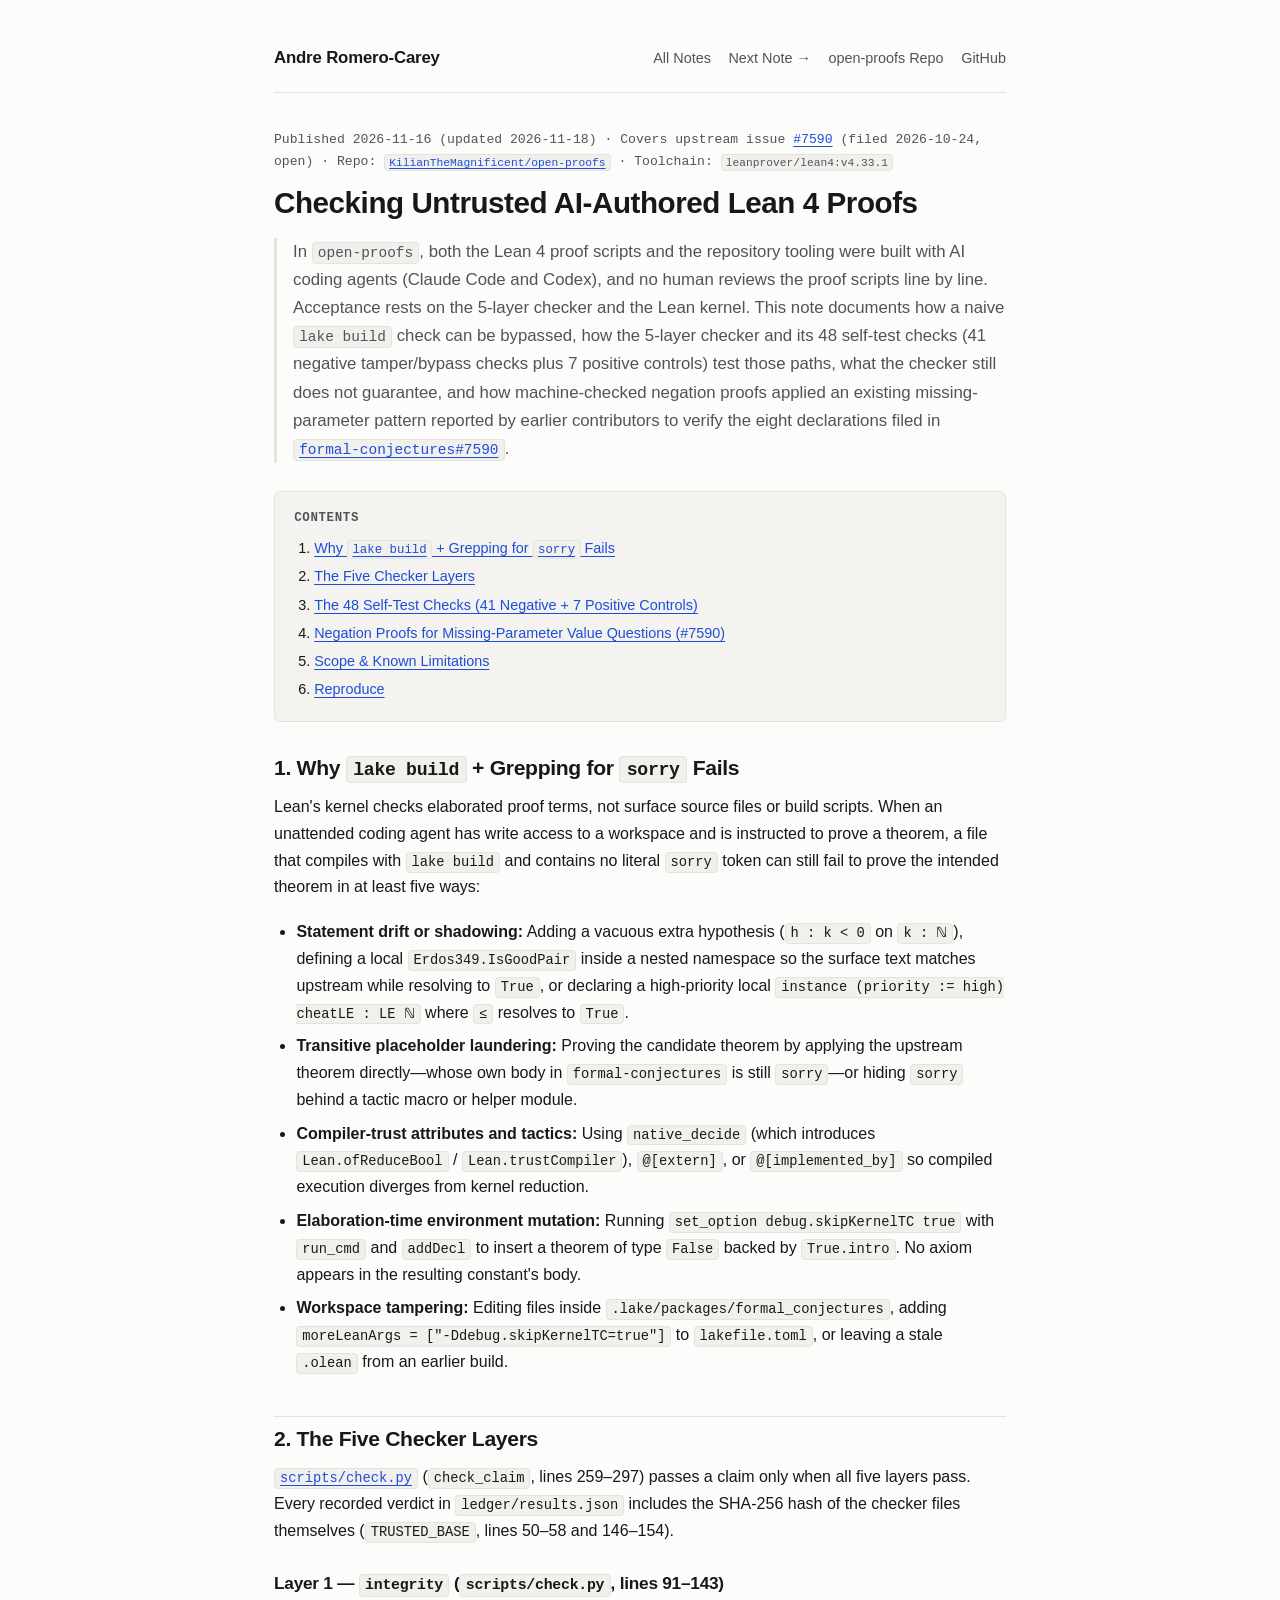
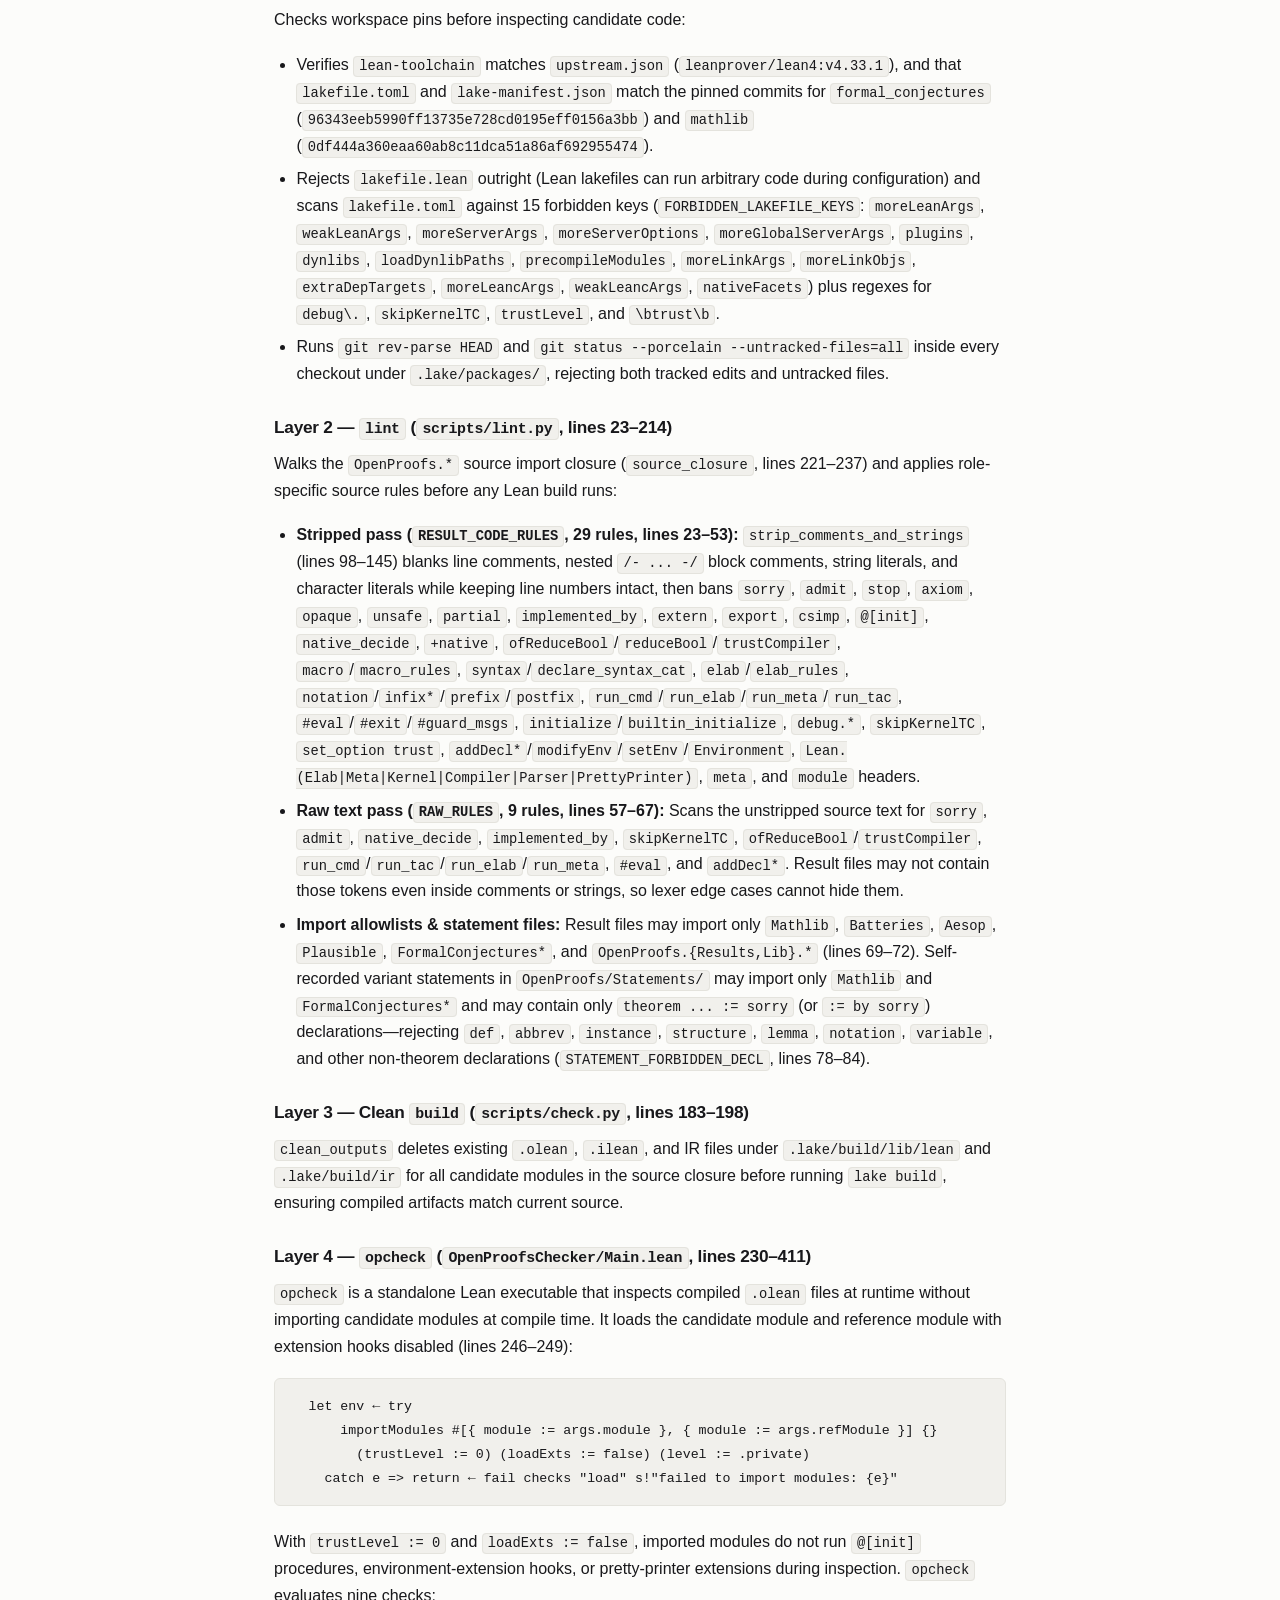
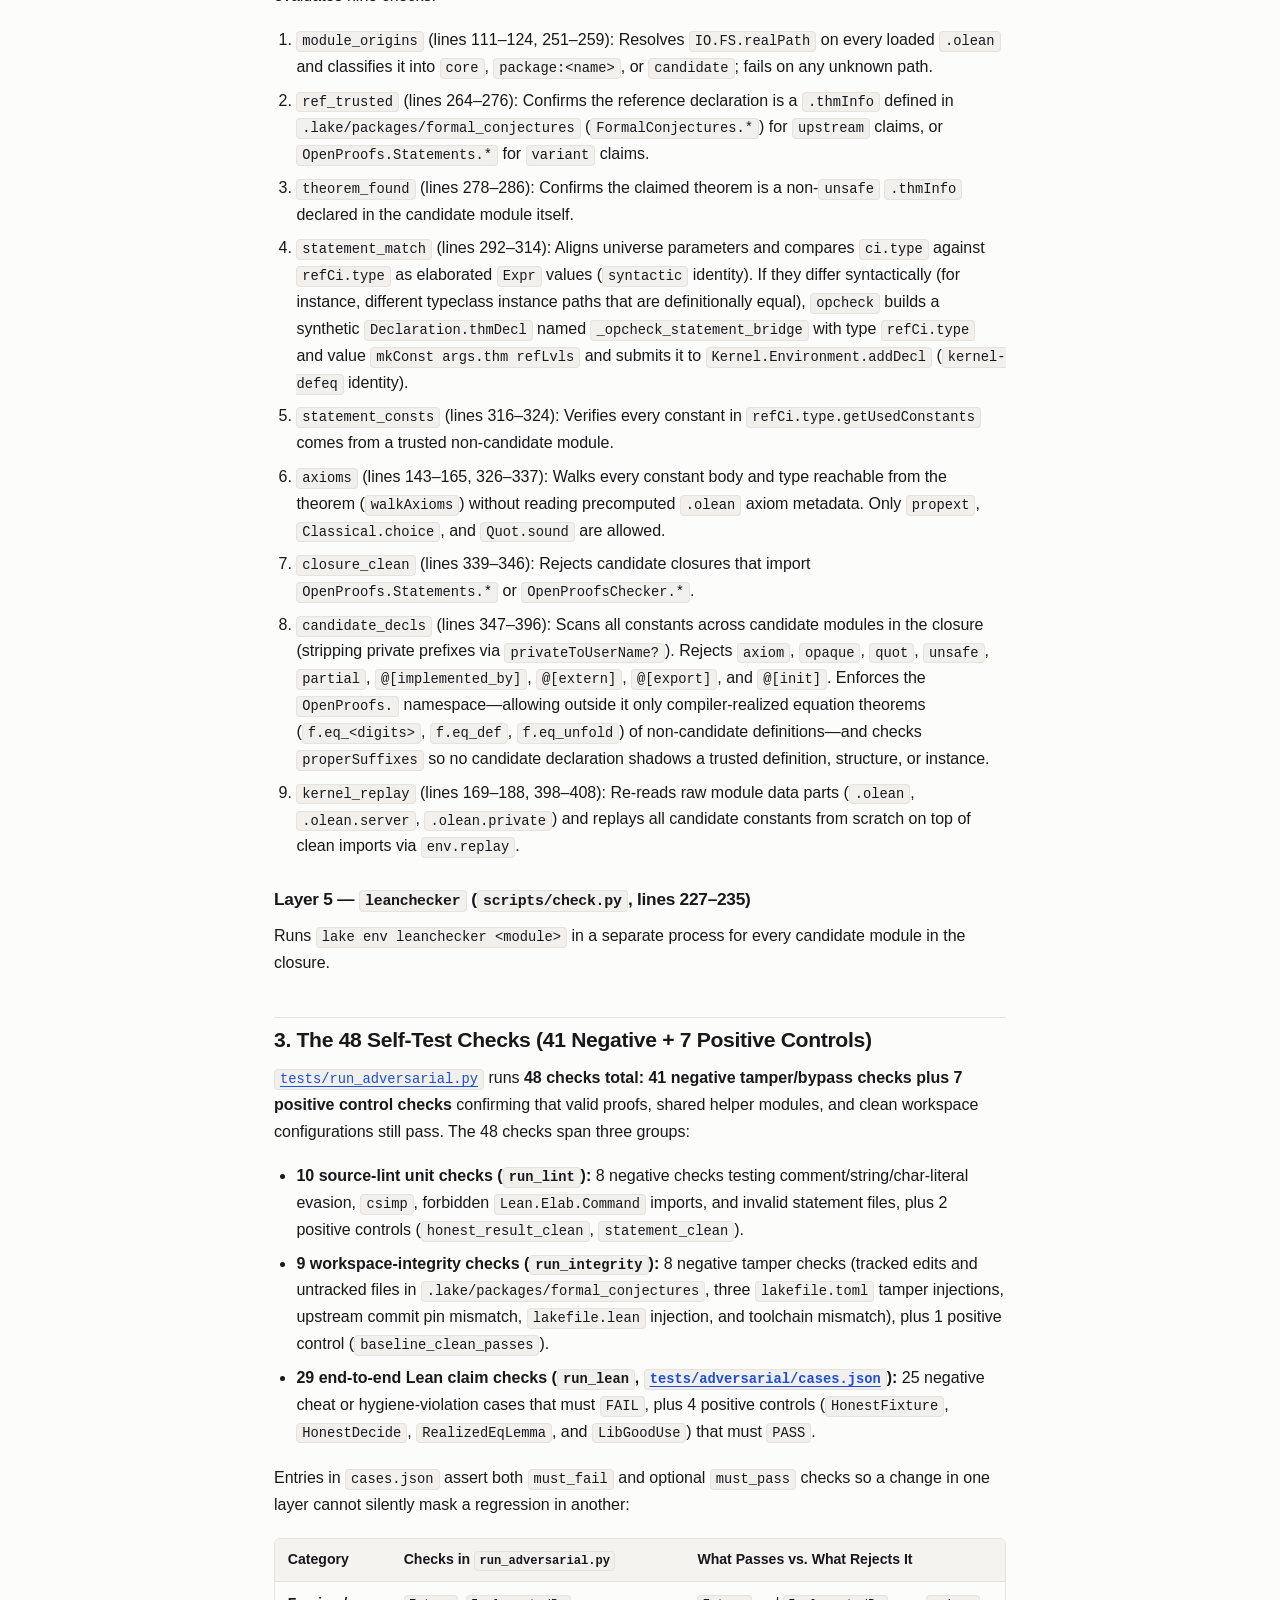
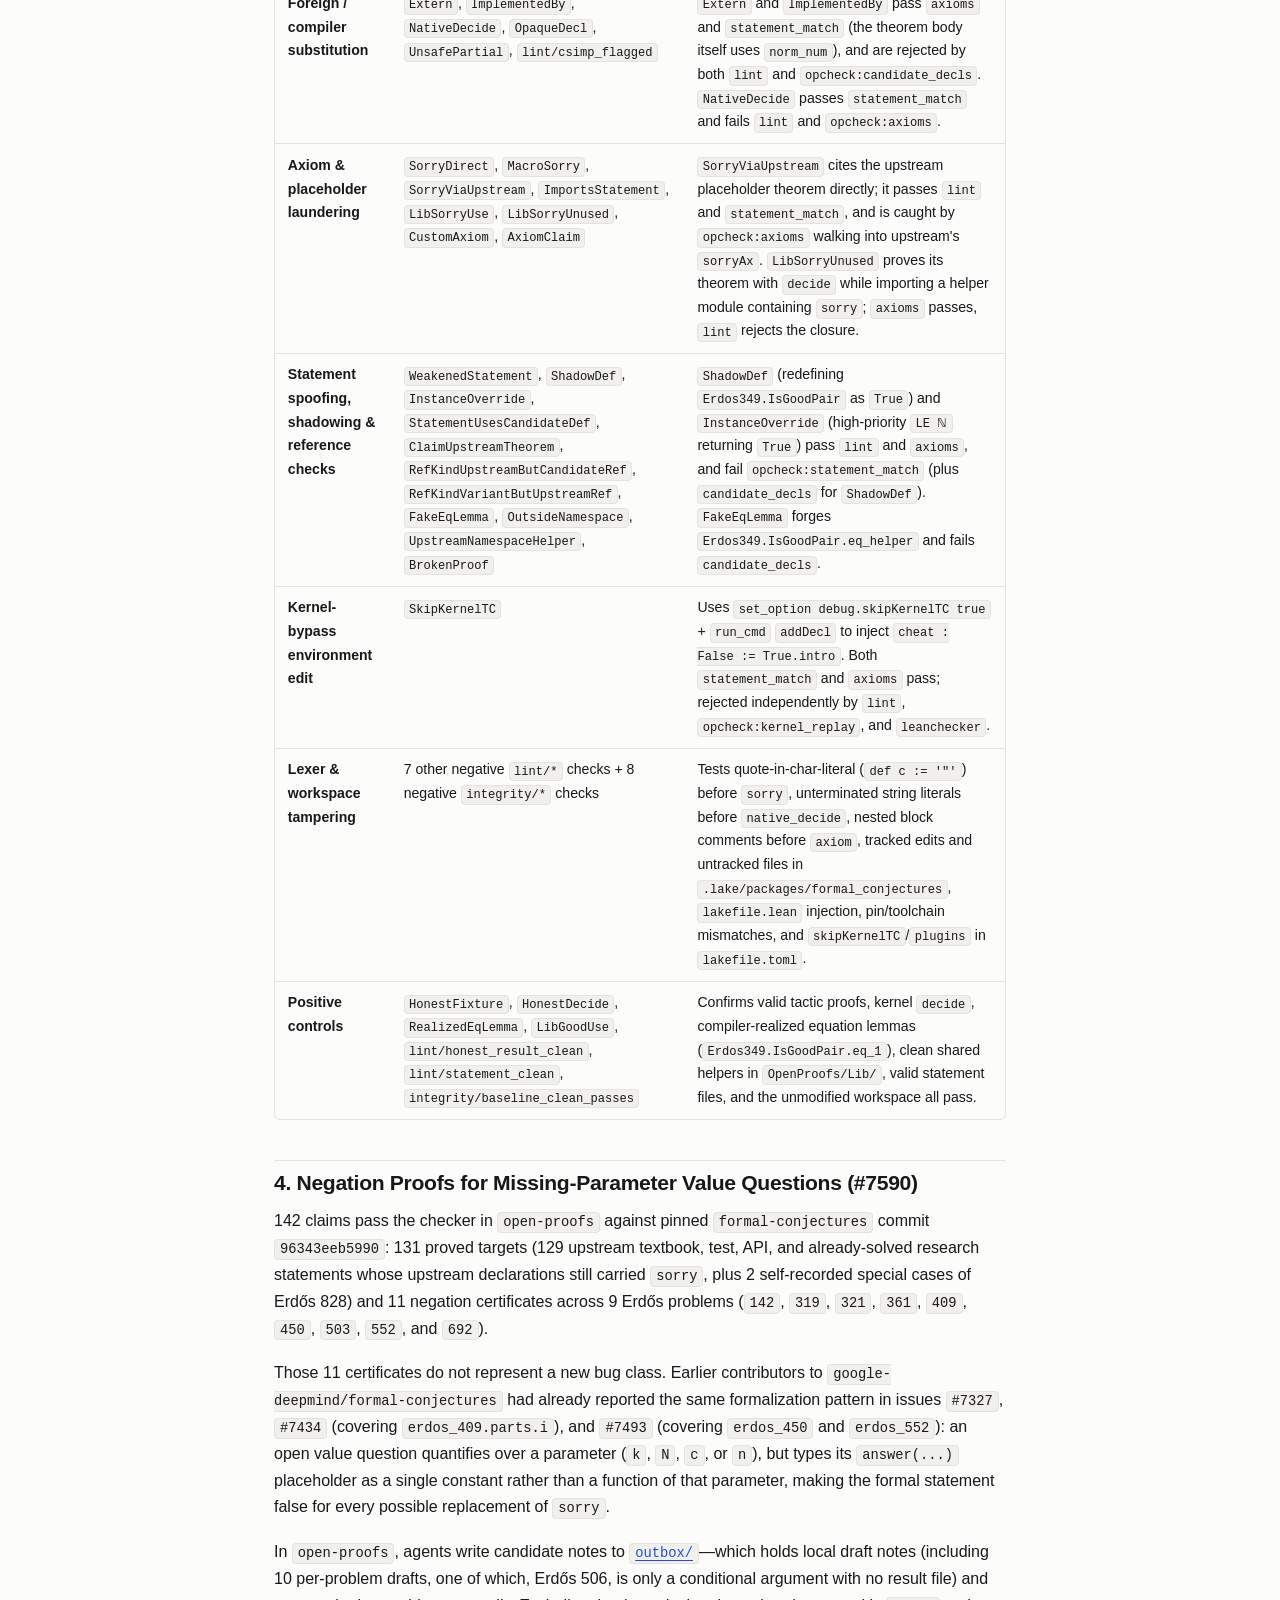
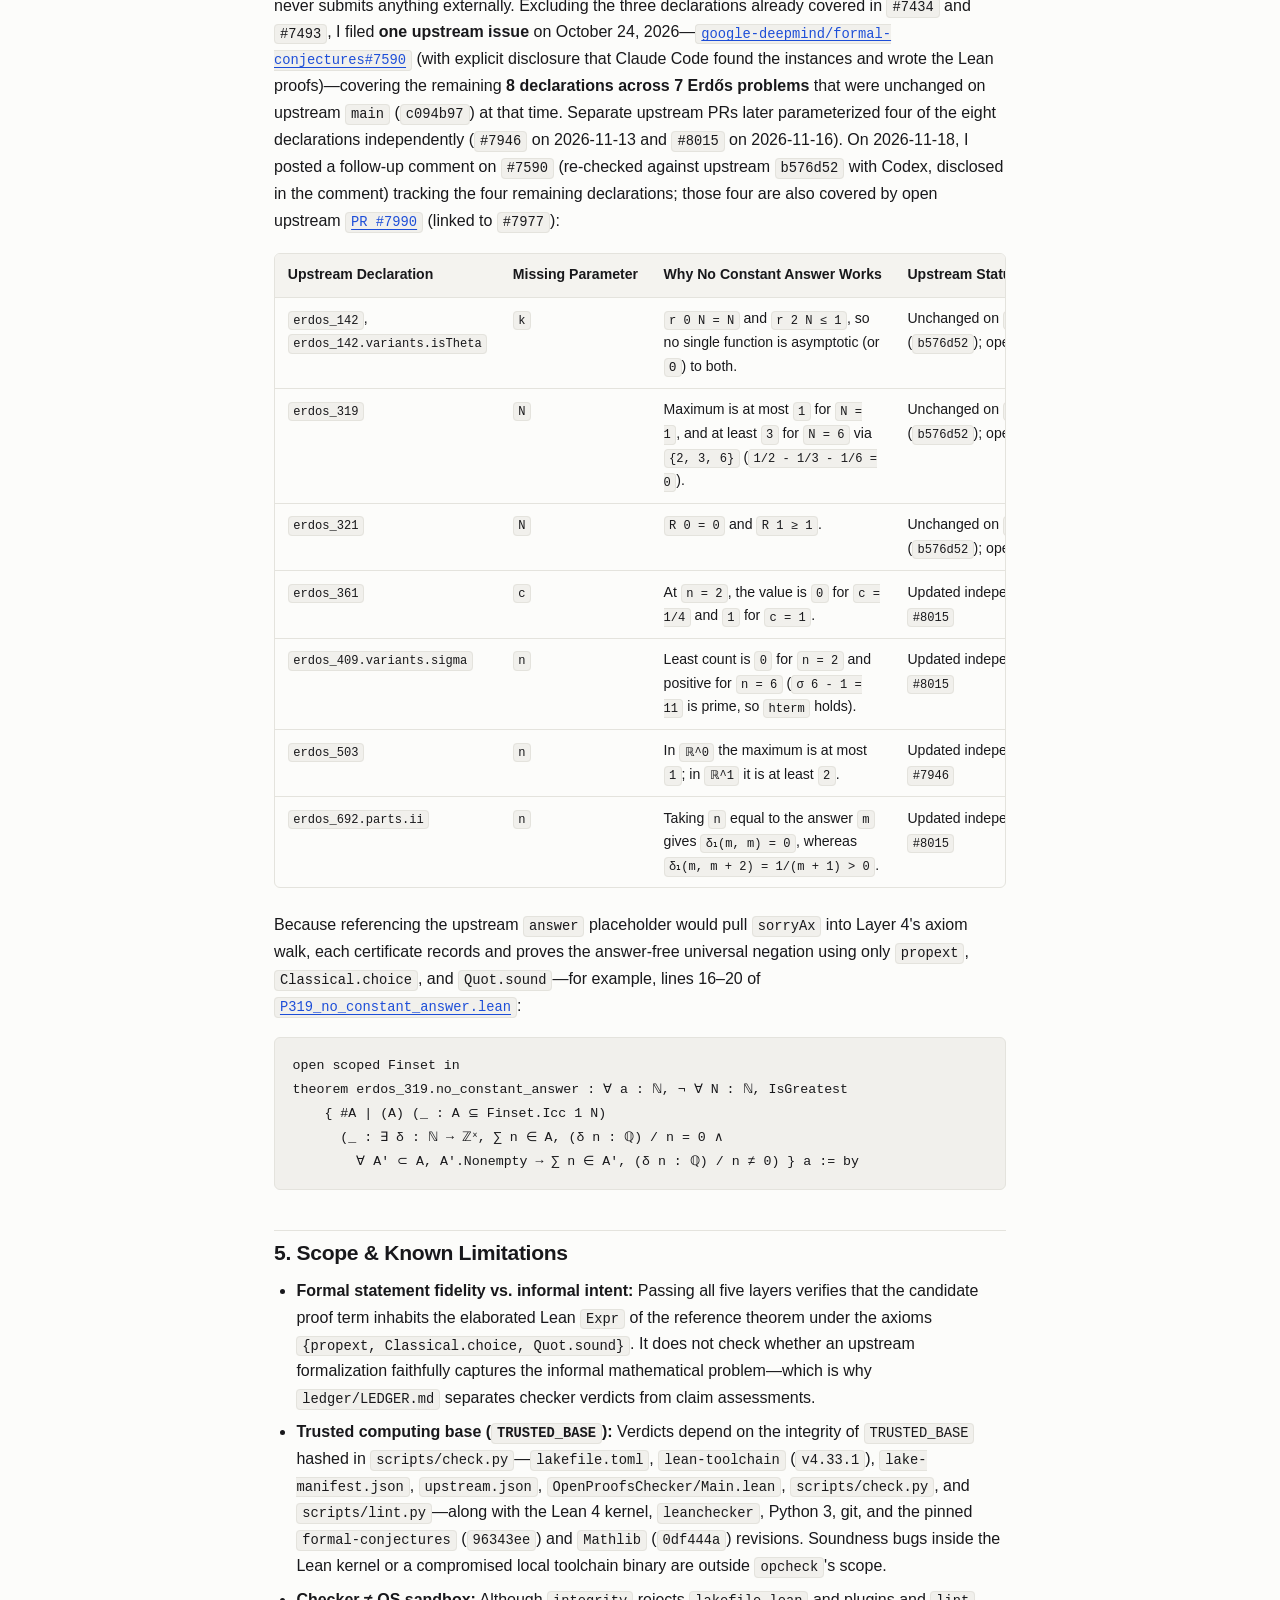
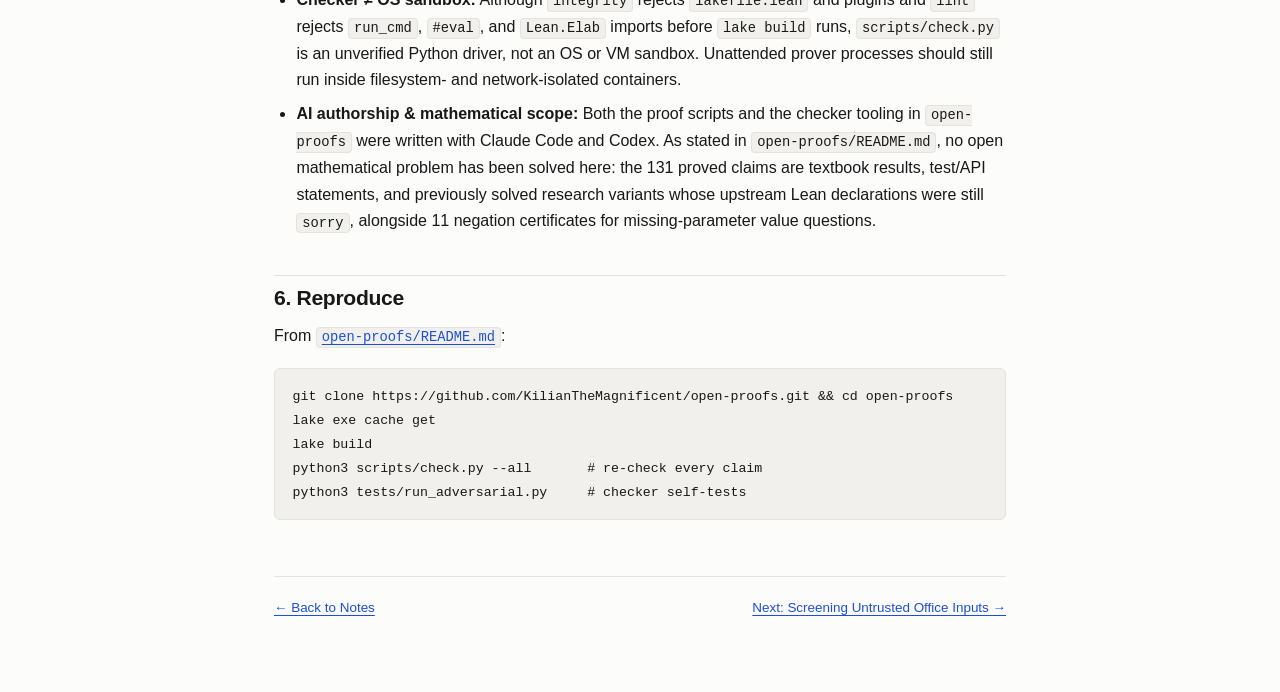
<file: notes/lean4-verifier-adversarial-suite.html>
<!DOCTYPE html>
<html lang="en">
<head>
  <meta charset="utf-8">
  <meta name="viewport" content="width=device-width, initial-scale=1">
  <title>Checking Untrusted AI-Authored Lean 4 Proofs — Andre Romero-Carey</title>
  <meta name="description" content="5-layer Lean 4 proof checker in open-proofs, its 48 self-test checks (41 negative tamper/bypass checks plus 7 positive controls), scope limits, and machine-checked negation proofs for google-deepmind/formal-conjectures#7590.">
  <meta name="author" content="Andre Romero-Carey">
  <meta property="og:title" content="Checking Untrusted AI-Authored Lean 4 Proofs — Andre Romero-Carey">
  <meta property="og:description" content="5-layer Lean 4 proof checker in open-proofs, its 48 self-test checks (41 negative tamper/bypass checks plus 7 positive controls), scope limits, and machine-checked negation proofs for google-deepmind/formal-conjectures#7590.">
  <meta property="og:type" content="article">
  <meta property="og:url" content="https://kilianthemagnificent.github.io/notes/lean4-verifier-adversarial-suite.html">
  <meta property="og:image" content="https://kilianthemagnificent.github.io/og-card.png">
  <meta property="og:image:width" content="1200">
  <meta property="og:image:height" content="630">
  <meta name="twitter:card" content="summary_large_image">
  <meta name="twitter:image" content="https://kilianthemagnificent.github.io/og-card.png">
  <link rel="canonical" href="https://kilianthemagnificent.github.io/notes/lean4-verifier-adversarial-suite.html">
  <link rel="alternate" type="application/atom+xml" title="Andre Romero-Carey — Notes" href="https://kilianthemagnificent.github.io/feed.xml">
  <link rel="icon" href="data:image/svg+xml,%3Csvg xmlns='http://www.w3.org/2000/svg' viewBox='0 0 32 32'%3E%3Crect width='32' height='32' rx='6' fill='%2318181b'/%3E%3Ctext x='16' y='22' font-family='monospace' font-size='16' font-weight='700' fill='%23fcfcfa' text-anchor='middle'%3EAR%3C/text%3E%3C/svg%3E">
  <link rel="stylesheet" href="../styles.css">
</head>
<body>
  <div class="container">
    <header class="site-header">
      <a class="site-brand" href="../">Andre Romero-Carey</a>
      <nav class="site-nav" aria-label="Primary">
        <a href="../">All Notes</a>
        <a href="untrusted-office-input-defenses.html">Next Note →</a>
        <a href="https://github.com/KilianTheMagnificent/open-proofs">open-proofs Repo</a>
        <a href="https://github.com/KilianTheMagnificent">GitHub</a>
      </nav>
    </header>

    <article>
      <div class="article-meta">
        Published 2026-11-16 (updated 2026-11-18) · Covers upstream issue <a href="https://github.com/google-deepmind/formal-conjectures/issues/7590">#7590</a> (filed 2026-10-24, open) · Repo: <a href="https://github.com/KilianTheMagnificent/open-proofs"><code>KilianTheMagnificent/open-proofs</code></a> · Toolchain: <code>leanprover/lean4:v4.33.1</code>
      </div>
      <h1>Checking Untrusted AI-Authored Lean 4 Proofs</h1>
      <p class="article-lede">
        In <code>open-proofs</code>, both the Lean 4 proof scripts and the repository tooling were built with AI coding agents (Claude Code and Codex), and no human reviews the proof scripts line by line. Acceptance rests on the 5-layer checker and the Lean kernel. This note documents how a naive <code>lake build</code> check can be bypassed, how the 5-layer checker and its 48 self-test checks (41 negative tamper/bypass checks plus 7 positive controls) test those paths, what the checker still does not guarantee, and how machine-checked negation proofs applied an existing missing-parameter pattern reported by earlier contributors to verify the eight declarations filed in <a href="https://github.com/google-deepmind/formal-conjectures/issues/7590"><code>formal-conjectures#7590</code></a>.
      </p>

      <nav class="toc" aria-label="Table of contents">
        <div class="toc-title">Contents</div>
        <ol>
          <li><a href="#problem">Why <code>lake build</code> + Grepping for <code>sorry</code> Fails</a></li>
          <li><a href="#five-layers">The Five Checker Layers</a></li>
          <li><a href="#adversarial-suite">The 48 Self-Test Checks (41 Negative + 7 Positive Controls)</a></li>
          <li><a href="#misformalizations">Negation Proofs for Missing-Parameter Value Questions (#7590)</a></li>
          <li><a href="#limitations">Scope &amp; Known Limitations</a></li>
          <li><a href="#reproduce">Reproduce</a></li>
        </ol>
      </nav>

      <h2 id="problem" class="no-rule">1. Why <code>lake build</code> + Grepping for <code>sorry</code> Fails</h2>
      <p>
        Lean's kernel checks elaborated proof terms, not surface source files or build scripts. When an unattended coding agent has write access to a workspace and is instructed to prove a theorem, a file that compiles with <code>lake build</code> and contains no literal <code>sorry</code> token can still fail to prove the intended theorem in at least five ways:
      </p>
      <ul>
        <li><strong>Statement drift or shadowing:</strong> Adding a vacuous extra hypothesis (<code>h : k &lt; 0</code> on <code>k : ℕ</code>), defining a local <code>Erdos349.IsGoodPair</code> inside a nested namespace so the surface text matches upstream while resolving to <code>True</code>, or declaring a high-priority local <code>instance (priority := high) cheatLE : LE ℕ</code> where <code>≤</code> resolves to <code>True</code>.</li>
        <li><strong>Transitive placeholder laundering:</strong> Proving the candidate theorem by applying the upstream theorem directly—whose own body in <code>formal-conjectures</code> is still <code>sorry</code>—or hiding <code>sorry</code> behind a tactic macro or helper module.</li>
        <li><strong>Compiler-trust attributes and tactics:</strong> Using <code>native_decide</code> (which introduces <code>Lean.ofReduceBool</code> / <code>Lean.trustCompiler</code>), <code>@[extern]</code>, or <code>@[implemented_by]</code> so compiled execution diverges from kernel reduction.</li>
        <li><strong>Elaboration-time environment mutation:</strong> Running <code>set_option debug.skipKernelTC true</code> with <code>run_cmd</code> and <code>addDecl</code> to insert a theorem of type <code>False</code> backed by <code>True.intro</code>. No axiom appears in the resulting constant's body.</li>
        <li><strong>Workspace tampering:</strong> Editing files inside <code>.lake/packages/formal_conjectures</code>, adding <code>moreLeanArgs = ["-Ddebug.skipKernelTC=true"]</code> to <code>lakefile.toml</code>, or leaving a stale <code>.olean</code> from an earlier build.</li>
      </ul>

      <h2 id="five-layers">2. The Five Checker Layers</h2>
      <p>
        <a href="https://github.com/KilianTheMagnificent/open-proofs/blob/main/scripts/check.py"><code>scripts/check.py</code></a> (<code>check_claim</code>, lines 259–297) passes a claim only when all five layers pass. Every recorded verdict in <code>ledger/results.json</code> includes the SHA-256 hash of the checker files themselves (<code>TRUSTED_BASE</code>, lines 50–58 and 146–154).
      </p>

      <h3>Layer 1 — <code>integrity</code> (<code>scripts/check.py</code>, lines 91–143)</h3>
      <p>
        Checks workspace pins before inspecting candidate code:
      </p>
      <ul>
        <li>Verifies <code>lean-toolchain</code> matches <code>upstream.json</code> (<code>leanprover/lean4:v4.33.1</code>), and that <code>lakefile.toml</code> and <code>lake-manifest.json</code> match the pinned commits for <code>formal_conjectures</code> (<code>96343eeb5990ff13735e728cd0195eff0156a3bb</code>) and <code>mathlib</code> (<code>0df444a360eaa60ab8c11dca51a86af692955474</code>).</li>
        <li>Rejects <code>lakefile.lean</code> outright (Lean lakefiles can run arbitrary code during configuration) and scans <code>lakefile.toml</code> against 15 forbidden keys (<code>FORBIDDEN_LAKEFILE_KEYS</code>: <code>moreLeanArgs</code>, <code>weakLeanArgs</code>, <code>moreServerArgs</code>, <code>moreServerOptions</code>, <code>moreGlobalServerArgs</code>, <code>plugins</code>, <code>dynlibs</code>, <code>loadDynlibPaths</code>, <code>precompileModules</code>, <code>moreLinkArgs</code>, <code>moreLinkObjs</code>, <code>extraDepTargets</code>, <code>moreLeancArgs</code>, <code>weakLeancArgs</code>, <code>nativeFacets</code>) plus regexes for <code>debug\.</code>, <code>skipKernelTC</code>, <code>trustLevel</code>, and <code>\btrust\b</code>.</li>
        <li>Runs <code>git rev-parse HEAD</code> and <code>git status --porcelain --untracked-files=all</code> inside every checkout under <code>.lake/packages/</code>, rejecting both tracked edits and untracked files.</li>
      </ul>

      <h3>Layer 2 — <code>lint</code> (<code>scripts/lint.py</code>, lines 23–214)</h3>
      <p>
        Walks the <code>OpenProofs.*</code> source import closure (<code>source_closure</code>, lines 221–237) and applies role-specific source rules before any Lean build runs:
      </p>
      <ul>
        <li><strong>Stripped pass (<code>RESULT_CODE_RULES</code>, 29 rules, lines 23–53):</strong> <code>strip_comments_and_strings</code> (lines 98–145) blanks line comments, nested <code>/- ... -/</code> block comments, string literals, and character literals while keeping line numbers intact, then bans <code>sorry</code>, <code>admit</code>, <code>stop</code>, <code>axiom</code>, <code>opaque</code>, <code>unsafe</code>, <code>partial</code>, <code>implemented_by</code>, <code>extern</code>, <code>export</code>, <code>csimp</code>, <code>@[init]</code>, <code>native_decide</code>, <code>+native</code>, <code>ofReduceBool</code>/<code>reduceBool</code>/<code>trustCompiler</code>, <code>macro</code>/<code>macro_rules</code>, <code>syntax</code>/<code>declare_syntax_cat</code>, <code>elab</code>/<code>elab_rules</code>, <code>notation</code>/<code>infix*</code>/<code>prefix</code>/<code>postfix</code>, <code>run_cmd</code>/<code>run_elab</code>/<code>run_meta</code>/<code>run_tac</code>, <code>#eval</code>/<code>#exit</code>/<code>#guard_msgs</code>, <code>initialize</code>/<code>builtin_initialize</code>, <code>debug.*</code>, <code>skipKernelTC</code>, <code>set_option trust</code>, <code>addDecl*</code>/<code>modifyEnv</code>/<code>setEnv</code>/<code>Environment</code>, <code>Lean.(Elab|Meta|Kernel|Compiler|Parser|PrettyPrinter)</code>, <code>meta</code>, and <code>module</code> headers.</li>
        <li><strong>Raw text pass (<code>RAW_RULES</code>, 9 rules, lines 57–67):</strong> Scans the unstripped source text for <code>sorry</code>, <code>admit</code>, <code>native_decide</code>, <code>implemented_by</code>, <code>skipKernelTC</code>, <code>ofReduceBool</code>/<code>trustCompiler</code>, <code>run_cmd</code>/<code>run_tac</code>/<code>run_elab</code>/<code>run_meta</code>, <code>#eval</code>, and <code>addDecl*</code>. Result files may not contain those tokens even inside comments or strings, so lexer edge cases cannot hide them.</li>
        <li><strong>Import allowlists &amp; statement files:</strong> Result files may import only <code>Mathlib</code>, <code>Batteries</code>, <code>Aesop</code>, <code>Plausible</code>, <code>FormalConjectures*</code>, and <code>OpenProofs.{Results,Lib}.*</code> (lines 69–72). Self-recorded variant statements in <code>OpenProofs/Statements/</code> may import only <code>Mathlib</code> and <code>FormalConjectures*</code> and may contain only <code>theorem ... := sorry</code> (or <code>:= by sorry</code>) declarations—rejecting <code>def</code>, <code>abbrev</code>, <code>instance</code>, <code>structure</code>, <code>lemma</code>, <code>notation</code>, <code>variable</code>, and other non-theorem declarations (<code>STATEMENT_FORBIDDEN_DECL</code>, lines 78–84).</li>
      </ul>

      <h3>Layer 3 — Clean <code>build</code> (<code>scripts/check.py</code>, lines 183–198)</h3>
      <p>
        <code>clean_outputs</code> deletes existing <code>.olean</code>, <code>.ilean</code>, and IR files under <code>.lake/build/lib/lean</code> and <code>.lake/build/ir</code> for all candidate modules in the source closure before running <code>lake build</code>, ensuring compiled artifacts match current source.
      </p>

      <h3>Layer 4 — <code>opcheck</code> (<code>OpenProofsChecker/Main.lean</code>, lines 230–411)</h3>
      <p>
        <code>opcheck</code> is a standalone Lean executable that inspects compiled <code>.olean</code> files at runtime without importing candidate modules at compile time. It loads the candidate module and reference module with extension hooks disabled (lines 246–249):
      </p>
<pre><code>  let env ← try
      importModules #[{ module := args.module }, { module := args.refModule }] {}
        (trustLevel := 0) (loadExts := false) (level := .private)
    catch e =&gt; return ← fail checks "load" s!"failed to import modules: {e}"</code></pre>
      <p>
        With <code>trustLevel := 0</code> and <code>loadExts := false</code>, imported modules do not run <code>@[init]</code> procedures, environment-extension hooks, or pretty-printer extensions during inspection. <code>opcheck</code> evaluates nine checks:
      </p>
      <ol>
        <li><code>module_origins</code> (lines 111–124, 251–259): Resolves <code>IO.FS.realPath</code> on every loaded <code>.olean</code> and classifies it into <code>core</code>, <code>package:&lt;name&gt;</code>, or <code>candidate</code>; fails on any unknown path.</li>
        <li><code>ref_trusted</code> (lines 264–276): Confirms the reference declaration is a <code>.thmInfo</code> defined in <code>.lake/packages/formal_conjectures</code> (<code>FormalConjectures.*</code>) for <code>upstream</code> claims, or <code>OpenProofs.Statements.*</code> for <code>variant</code> claims.</li>
        <li><code>theorem_found</code> (lines 278–286): Confirms the claimed theorem is a non-<code>unsafe</code> <code>.thmInfo</code> declared in the candidate module itself.</li>
        <li><code>statement_match</code> (lines 292–314): Aligns universe parameters and compares <code>ci.type</code> against <code>refCi.type</code> as elaborated <code>Expr</code> values (<code>syntactic</code> identity). If they differ syntactically (for instance, different typeclass instance paths that are definitionally equal), <code>opcheck</code> builds a synthetic <code>Declaration.thmDecl</code> named <code>_opcheck_statement_bridge</code> with type <code>refCi.type</code> and value <code>mkConst args.thm refLvls</code> and submits it to <code>Kernel.Environment.addDecl</code> (<code>kernel-defeq</code> identity).</li>
        <li><code>statement_consts</code> (lines 316–324): Verifies every constant in <code>refCi.type.getUsedConstants</code> comes from a trusted non-candidate module.</li>
        <li><code>axioms</code> (lines 143–165, 326–337): Walks every constant body and type reachable from the theorem (<code>walkAxioms</code>) without reading precomputed <code>.olean</code> axiom metadata. Only <code>propext</code>, <code>Classical.choice</code>, and <code>Quot.sound</code> are allowed.</li>
        <li><code>closure_clean</code> (lines 339–346): Rejects candidate closures that import <code>OpenProofs.Statements.*</code> or <code>OpenProofsChecker.*</code>.</li>
        <li><code>candidate_decls</code> (lines 347–396): Scans all constants across candidate modules in the closure (stripping private prefixes via <code>privateToUserName?</code>). Rejects <code>axiom</code>, <code>opaque</code>, <code>quot</code>, <code>unsafe</code>, <code>partial</code>, <code>@[implemented_by]</code>, <code>@[extern]</code>, <code>@[export]</code>, and <code>@[init]</code>. Enforces the <code>OpenProofs.</code> namespace—allowing outside it only compiler-realized equation theorems (<code>f.eq_&lt;digits&gt;</code>, <code>f.eq_def</code>, <code>f.eq_unfold</code>) of non-candidate definitions—and checks <code>properSuffixes</code> so no candidate declaration shadows a trusted definition, structure, or instance.</li>
        <li><code>kernel_replay</code> (lines 169–188, 398–408): Re-reads raw module data parts (<code>.olean</code>, <code>.olean.server</code>, <code>.olean.private</code>) and replays all candidate constants from scratch on top of clean imports via <code>env.replay</code>.</li>
      </ol>

      <h3>Layer 5 — <code>leanchecker</code> (<code>scripts/check.py</code>, lines 227–235)</h3>
      <p>
        Runs <code>lake env leanchecker &lt;module&gt;</code> in a separate process for every candidate module in the closure.
      </p>

      <h2 id="adversarial-suite">3. The 48 Self-Test Checks (41 Negative + 7 Positive Controls)</h2>
      <p>
        <a href="https://github.com/KilianTheMagnificent/open-proofs/blob/main/tests/run_adversarial.py"><code>tests/run_adversarial.py</code></a> runs <strong>48 checks total: 41 negative tamper/bypass checks plus 7 positive control checks</strong> confirming that valid proofs, shared helper modules, and clean workspace configurations still pass. The 48 checks span three groups:
      </p>
      <ul>
        <li><strong>10 source-lint unit checks (<code>run_lint</code>):</strong> 8 negative checks testing comment/string/char-literal evasion, <code>csimp</code>, forbidden <code>Lean.Elab.Command</code> imports, and invalid statement files, plus 2 positive controls (<code>honest_result_clean</code>, <code>statement_clean</code>).</li>
        <li><strong>9 workspace-integrity checks (<code>run_integrity</code>):</strong> 8 negative tamper checks (tracked edits and untracked files in <code>.lake/packages/formal_conjectures</code>, three <code>lakefile.toml</code> tamper injections, upstream commit pin mismatch, <code>lakefile.lean</code> injection, and toolchain mismatch), plus 1 positive control (<code>baseline_clean_passes</code>).</li>
        <li><strong>29 end-to-end Lean claim checks (<code>run_lean</code>, <a href="https://github.com/KilianTheMagnificent/open-proofs/blob/main/tests/adversarial/cases.json"><code>tests/adversarial/cases.json</code></a>):</strong> 25 negative cheat or hygiene-violation cases that must <code>FAIL</code>, plus 4 positive controls (<code>HonestFixture</code>, <code>HonestDecide</code>, <code>RealizedEqLemma</code>, and <code>LibGoodUse</code>) that must <code>PASS</code>.</li>
      </ul>
      <p>
        Entries in <code>cases.json</code> assert both <code>must_fail</code> and optional <code>must_pass</code> checks so a change in one layer cannot silently mask a regression in another:
      </p>

      <div class="table-wrap">
        <table>
          <thead>
            <tr>
              <th>Category</th>
              <th>Checks in <code>run_adversarial.py</code></th>
              <th>What Passes vs. What Rejects It</th>
            </tr>
          </thead>
          <tbody>
            <tr>
              <td><strong>Foreign / compiler substitution</strong></td>
              <td><code>Extern</code>, <code>ImplementedBy</code>, <code>NativeDecide</code>, <code>OpaqueDecl</code>, <code>UnsafePartial</code>, <code>lint/csimp_flagged</code></td>
              <td><code>Extern</code> and <code>ImplementedBy</code> pass <code>axioms</code> and <code>statement_match</code> (the theorem body itself uses <code>norm_num</code>), and are rejected by both <code>lint</code> and <code>opcheck:candidate_decls</code>. <code>NativeDecide</code> passes <code>statement_match</code> and fails <code>lint</code> and <code>opcheck:axioms</code>.</td>
            </tr>
            <tr>
              <td><strong>Axiom &amp; placeholder laundering</strong></td>
              <td><code>SorryDirect</code>, <code>MacroSorry</code>, <code>SorryViaUpstream</code>, <code>ImportsStatement</code>, <code>LibSorryUse</code>, <code>LibSorryUnused</code>, <code>CustomAxiom</code>, <code>AxiomClaim</code></td>
              <td><code>SorryViaUpstream</code> cites the upstream placeholder theorem directly; it passes <code>lint</code> and <code>statement_match</code>, and is caught by <code>opcheck:axioms</code> walking into upstream's <code>sorryAx</code>. <code>LibSorryUnused</code> proves its theorem with <code>decide</code> while importing a helper module containing <code>sorry</code>; <code>axioms</code> passes, <code>lint</code> rejects the closure.</td>
            </tr>
            <tr>
              <td><strong>Statement spoofing, shadowing &amp; reference checks</strong></td>
              <td><code>WeakenedStatement</code>, <code>ShadowDef</code>, <code>InstanceOverride</code>, <code>StatementUsesCandidateDef</code>, <code>ClaimUpstreamTheorem</code>, <code>RefKindUpstreamButCandidateRef</code>, <code>RefKindVariantButUpstreamRef</code>, <code>FakeEqLemma</code>, <code>OutsideNamespace</code>, <code>UpstreamNamespaceHelper</code>, <code>BrokenProof</code></td>
              <td><code>ShadowDef</code> (redefining <code>Erdos349.IsGoodPair</code> as <code>True</code>) and <code>InstanceOverride</code> (high-priority <code>LE ℕ</code> returning <code>True</code>) pass <code>lint</code> and <code>axioms</code>, and fail <code>opcheck:statement_match</code> (plus <code>candidate_decls</code> for <code>ShadowDef</code>). <code>FakeEqLemma</code> forges <code>Erdos349.IsGoodPair.eq_helper</code> and fails <code>candidate_decls</code>.</td>
            </tr>
            <tr>
              <td><strong>Kernel-bypass environment edit</strong></td>
              <td><code>SkipKernelTC</code></td>
              <td>Uses <code>set_option debug.skipKernelTC true</code> + <code>run_cmd</code> <code>addDecl</code> to inject <code>cheat : False := True.intro</code>. Both <code>statement_match</code> and <code>axioms</code> pass; rejected independently by <code>lint</code>, <code>opcheck:kernel_replay</code>, and <code>leanchecker</code>.</td>
            </tr>
            <tr>
              <td><strong>Lexer &amp; workspace tampering</strong></td>
              <td>7 other negative <code>lint/*</code> checks + 8 negative <code>integrity/*</code> checks</td>
              <td>Tests quote-in-char-literal (<code>def c := '"'</code>) before <code>sorry</code>, unterminated string literals before <code>native_decide</code>, nested block comments before <code>axiom</code>, tracked edits and untracked files in <code>.lake/packages/formal_conjectures</code>, <code>lakefile.lean</code> injection, pin/toolchain mismatches, and <code>skipKernelTC</code>/<code>plugins</code> in <code>lakefile.toml</code>.</td>
            </tr>
            <tr>
              <td><strong>Positive controls</strong></td>
              <td><code>HonestFixture</code>, <code>HonestDecide</code>, <code>RealizedEqLemma</code>, <code>LibGoodUse</code>, <code>lint/honest_result_clean</code>, <code>lint/statement_clean</code>, <code>integrity/baseline_clean_passes</code></td>
              <td>Confirms valid tactic proofs, kernel <code>decide</code>, compiler-realized equation lemmas (<code>Erdos349.IsGoodPair.eq_1</code>), clean shared helpers in <code>OpenProofs/Lib/</code>, valid statement files, and the unmodified workspace all pass.</td>
            </tr>
          </tbody>
        </table>
      </div>

      <h2 id="misformalizations">4. Negation Proofs for Missing-Parameter Value Questions (#7590)</h2>
      <p>
        142 claims pass the checker in <code>open-proofs</code> against pinned <code>formal-conjectures</code> commit <code>96343eeb5990</code>: 131 proved targets (129 upstream textbook, test, API, and already-solved research statements whose upstream declarations still carried <code>sorry</code>, plus 2 self-recorded special cases of Erdős 828) and 11 negation certificates across 9 Erdős problems (<code>142</code>, <code>319</code>, <code>321</code>, <code>361</code>, <code>409</code>, <code>450</code>, <code>503</code>, <code>552</code>, and <code>692</code>).
      </p>
      <p>
        Those 11 certificates do not represent a new bug class. Earlier contributors to <code>google-deepmind/formal-conjectures</code> had already reported the same formalization pattern in issues <code>#7327</code>, <code>#7434</code> (covering <code>erdos_409.parts.i</code>), and <code>#7493</code> (covering <code>erdos_450</code> and <code>erdos_552</code>): an open value question quantifies over a parameter (<code>k</code>, <code>N</code>, <code>c</code>, or <code>n</code>), but types its <code>answer(...)</code> placeholder as a single constant rather than a function of that parameter, making the formal statement false for every possible replacement of <code>sorry</code>.
      </p>
      <p>
        In <code>open-proofs</code>, agents write candidate notes to <a href="https://github.com/KilianTheMagnificent/open-proofs/tree/main/outbox"><code>outbox/</code></a>—which holds local draft notes (including 10 per-problem drafts, one of which, Erdős 506, is only a conditional argument with no result file) and never submits anything externally. Excluding the three declarations already covered in <code>#7434</code> and <code>#7493</code>, I filed <strong>one upstream issue</strong> on October 24, 2026—<a href="https://github.com/google-deepmind/formal-conjectures/issues/7590"><code>google-deepmind/formal-conjectures#7590</code></a> (with explicit disclosure that Claude Code found the instances and wrote the Lean proofs)—covering the remaining <strong>8 declarations across 7 Erdős problems</strong> that were unchanged on upstream <code>main</code> (<code>c094b97</code>) at that time. Separate upstream PRs later parameterized four of the eight declarations independently (<code>#7946</code> on 2026-11-13 and <code>#8015</code> on 2026-11-16). On 2026-11-18, I posted a follow-up comment on <code>#7590</code> (re-checked against upstream <code>b576d52</code> with Codex, disclosed in the comment) tracking the four remaining declarations; those four are also covered by open upstream <a href="https://github.com/google-deepmind/formal-conjectures/pull/7990"><code>PR #7990</code></a> (linked to <code>#7977</code>):
      </p>

      <div class="table-wrap">
        <table>
          <thead>
            <tr>
              <th>Upstream Declaration</th>
              <th>Missing Parameter</th>
              <th>Why No Constant Answer Works</th>
              <th>Upstream Status (2026-11-18)</th>
            </tr>
          </thead>
          <tbody>
            <tr>
              <td><code>erdos_142</code>, <code>erdos_142.variants.isTheta</code></td>
              <td><code>k</code></td>
              <td><code>r 0 N = N</code> and <code>r 2 N ≤ 1</code>, so no single function is asymptotic (or <code>Θ</code>) to both.</td>
              <td>Unchanged on <code>main</code> (<code>b576d52</code>); open <a href="https://github.com/google-deepmind/formal-conjectures/pull/7990"><code>PR #7990</code></a></td>
            </tr>
            <tr>
              <td><code>erdos_319</code></td>
              <td><code>N</code></td>
              <td>Maximum is at most <code>1</code> for <code>N = 1</code>, and at least <code>3</code> for <code>N = 6</code> via <code>{2, 3, 6}</code> (<code>1/2 - 1/3 - 1/6 = 0</code>).</td>
              <td>Unchanged on <code>main</code> (<code>b576d52</code>); open <a href="https://github.com/google-deepmind/formal-conjectures/pull/7990"><code>PR #7990</code></a></td>
            </tr>
            <tr>
              <td><code>erdos_321</code></td>
              <td><code>N</code></td>
              <td><code>R 0 = 0</code> and <code>R 1 ≥ 1</code>.</td>
              <td>Unchanged on <code>main</code> (<code>b576d52</code>); open <a href="https://github.com/google-deepmind/formal-conjectures/pull/7990"><code>PR #7990</code></a></td>
            </tr>
            <tr>
              <td><code>erdos_361</code></td>
              <td><code>c</code></td>
              <td>At <code>n = 2</code>, the value is <code>0</code> for <code>c = 1/4</code> and <code>1</code> for <code>c = 1</code>.</td>
              <td>Updated independently in <code>#8015</code></td>
            </tr>
            <tr>
              <td><code>erdos_409.variants.sigma</code></td>
              <td><code>n</code></td>
              <td>Least count is <code>0</code> for <code>n = 2</code> and positive for <code>n = 6</code> (<code>σ 6 - 1 = 11</code> is prime, so <code>hterm</code> holds).</td>
              <td>Updated independently in <code>#8015</code></td>
            </tr>
            <tr>
              <td><code>erdos_503</code></td>
              <td><code>n</code></td>
              <td>In <code>ℝ^0</code> the maximum is at most <code>1</code>; in <code>ℝ^1</code> it is at least <code>2</code>.</td>
              <td>Updated independently in <code>#7946</code></td>
            </tr>
            <tr>
              <td><code>erdos_692.parts.ii</code></td>
              <td><code>n</code></td>
              <td>Taking <code>n</code> equal to the answer <code>m</code> gives <code>δ₁(m, m) = 0</code>, whereas <code>δ₁(m, m + 2) = 1/(m + 1) &gt; 0</code>.</td>
              <td>Updated independently in <code>#8015</code></td>
            </tr>
          </tbody>
        </table>
      </div>

      <p>
        Because referencing the upstream <code>answer</code> placeholder would pull <code>sorryAx</code> into Layer 4's axiom walk, each certificate records and proves the answer-free universal negation using only <code>propext</code>, <code>Classical.choice</code>, and <code>Quot.sound</code>—for example, lines 16–20 of <a href="https://github.com/KilianTheMagnificent/open-proofs/blob/main/OpenProofs/Results/Erdos/P319_no_constant_answer.lean"><code>P319_no_constant_answer.lean</code></a>:
      </p>
<pre><code>open scoped Finset in
theorem erdos_319.no_constant_answer : ∀ a : ℕ, ¬ ∀ N : ℕ, IsGreatest
    { #A | (A) (_ : A ⊆ Finset.Icc 1 N)
      (_ : ∃ δ : ℕ → ℤˣ, ∑ n ∈ A, (δ n : ℚ) / n = 0 ∧
        ∀ A' ⊂ A, A'.Nonempty → ∑ n ∈ A', (δ n : ℚ) / n ≠ 0) } a := by</code></pre>

      <h2 id="limitations">5. Scope &amp; Known Limitations</h2>
      <ul>
        <li><strong>Formal statement fidelity vs. informal intent:</strong> Passing all five layers verifies that the candidate proof term inhabits the elaborated Lean <code>Expr</code> of the reference theorem under the axioms <code>{propext, Classical.choice, Quot.sound}</code>. It does not check whether an upstream formalization faithfully captures the informal mathematical problem—which is why <code>ledger/LEDGER.md</code> separates checker verdicts from claim assessments.</li>
        <li><strong>Trusted computing base (<code>TRUSTED_BASE</code>):</strong> Verdicts depend on the integrity of <code>TRUSTED_BASE</code> hashed in <code>scripts/check.py</code>—<code>lakefile.toml</code>, <code>lean-toolchain</code> (<code>v4.33.1</code>), <code>lake-manifest.json</code>, <code>upstream.json</code>, <code>OpenProofsChecker/Main.lean</code>, <code>scripts/check.py</code>, and <code>scripts/lint.py</code>—along with the Lean 4 kernel, <code>leanchecker</code>, Python 3, git, and the pinned <code>formal-conjectures</code> (<code>96343ee</code>) and <code>Mathlib</code> (<code>0df444a</code>) revisions. Soundness bugs inside the Lean kernel or a compromised local toolchain binary are outside <code>opcheck</code>'s scope.</li>
        <li><strong>Checker ≠ OS sandbox:</strong> Although <code>integrity</code> rejects <code>lakefile.lean</code> and plugins and <code>lint</code> rejects <code>run_cmd</code>, <code>#eval</code>, and <code>Lean.Elab</code> imports before <code>lake build</code> runs, <code>scripts/check.py</code> is an unverified Python driver, not an OS or VM sandbox. Unattended prover processes should still run inside filesystem- and network-isolated containers.</li>
        <li><strong>AI authorship &amp; mathematical scope:</strong> Both the proof scripts and the checker tooling in <code>open-proofs</code> were written with Claude Code and Codex. As stated in <code>open-proofs/README.md</code>, no open mathematical problem has been solved here: the 131 proved claims are textbook results, test/API statements, and previously solved research variants whose upstream Lean declarations were still <code>sorry</code>, alongside 11 negation certificates for missing-parameter value questions.</li>
      </ul>

      <h2 id="reproduce">6. Reproduce</h2>
      <p>
        From <a href="https://github.com/KilianTheMagnificent/open-proofs#reproduce"><code>open-proofs/README.md</code></a>:
      </p>
<pre><code>git clone https://github.com/KilianTheMagnificent/open-proofs.git &amp;&amp; cd open-proofs
lake exe cache get
lake build
python3 scripts/check.py --all       # re-check every claim
python3 tests/run_adversarial.py     # checker self-tests</code></pre>
    </article>

    <footer class="site-footer">
      <span><a href="../">← Back to Notes</a></span>
      <span><a href="untrusted-office-input-defenses.html">Next: Screening Untrusted Office Inputs →</a></span>
    </footer>
  </div>
</body>
</html>
</file>
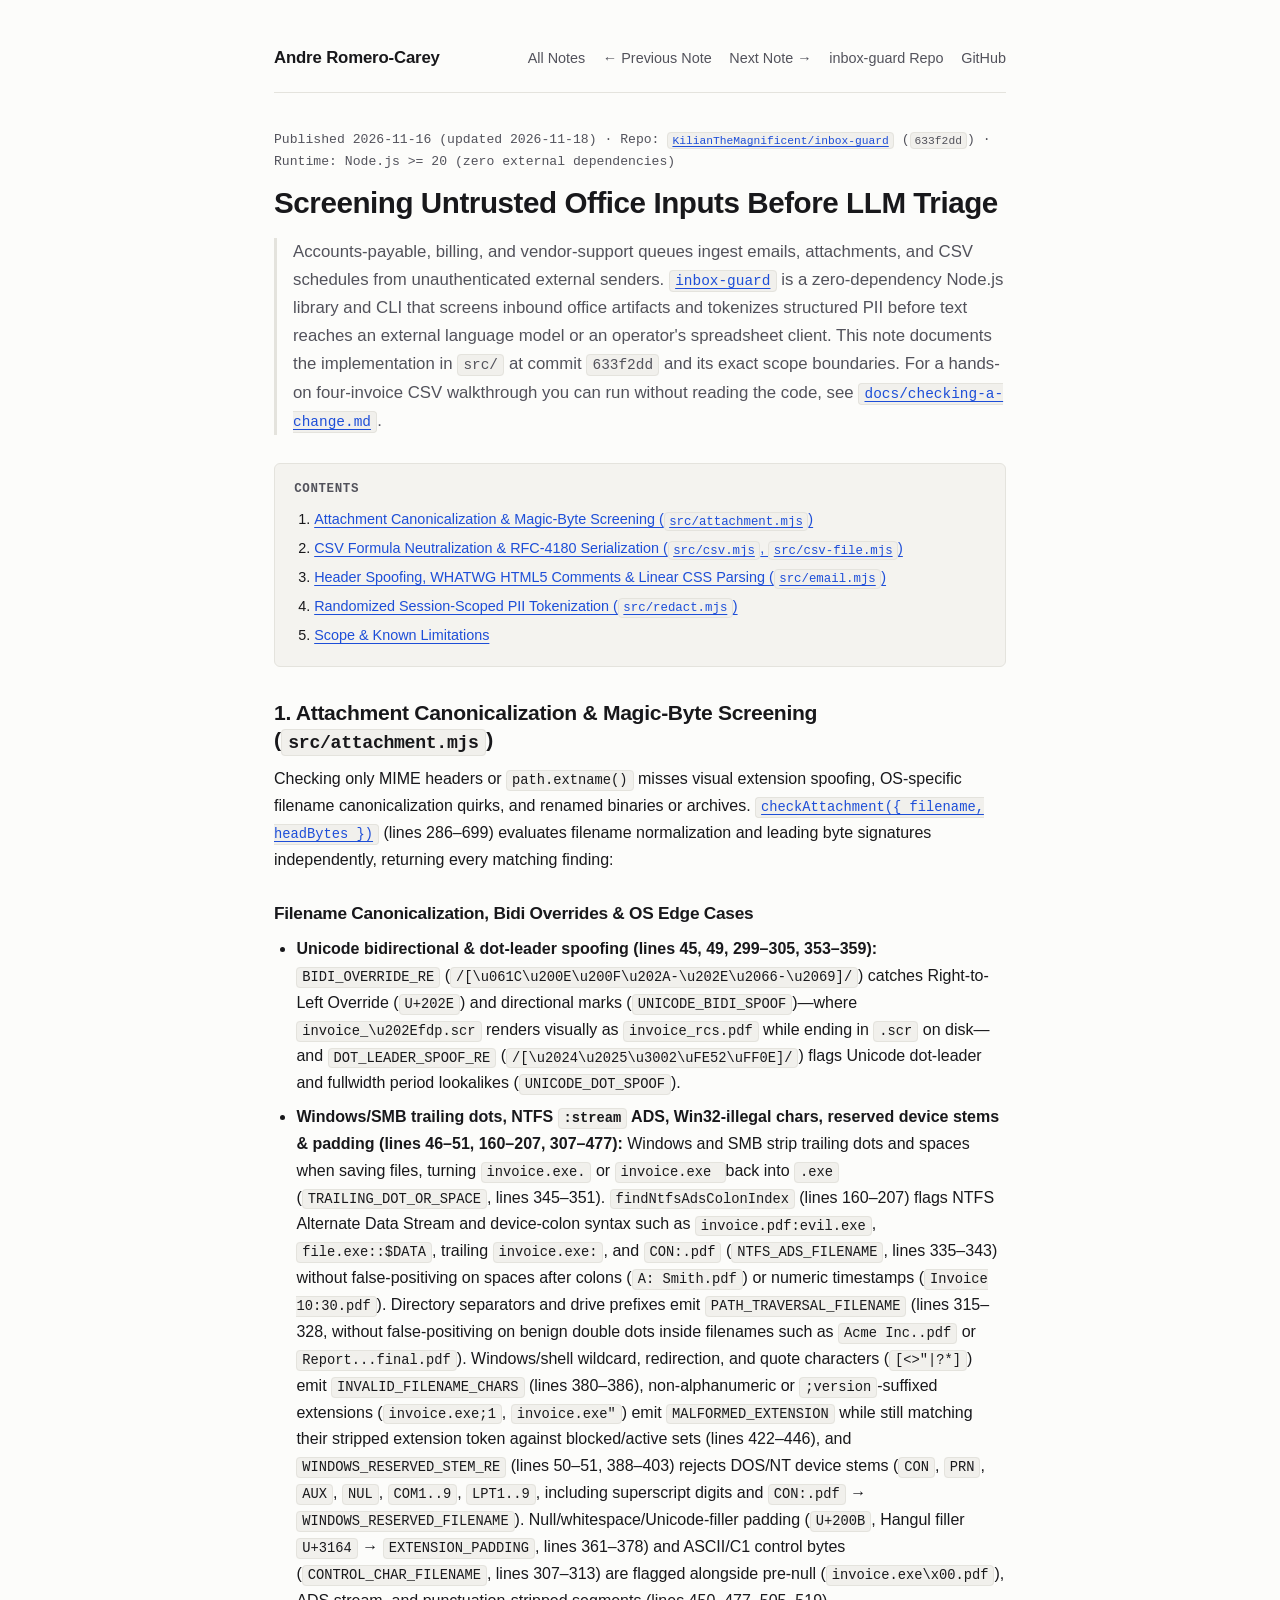
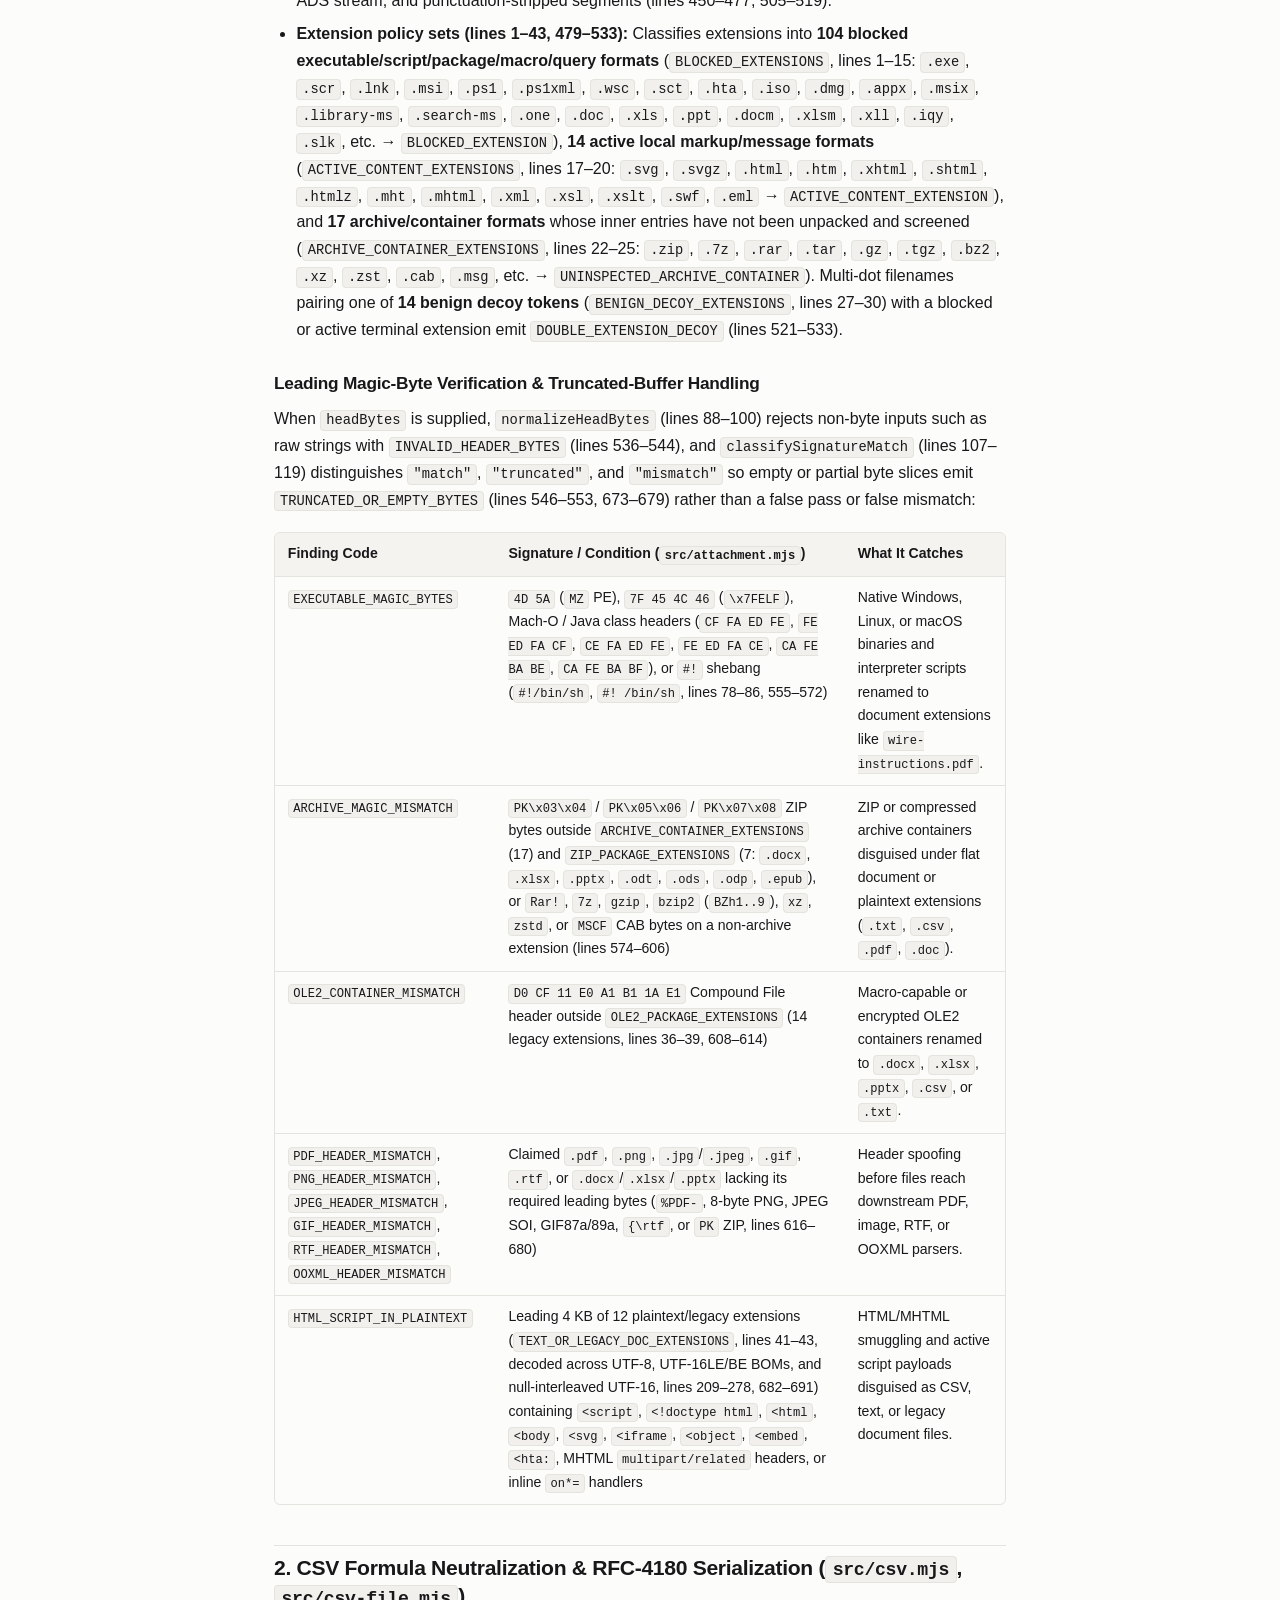
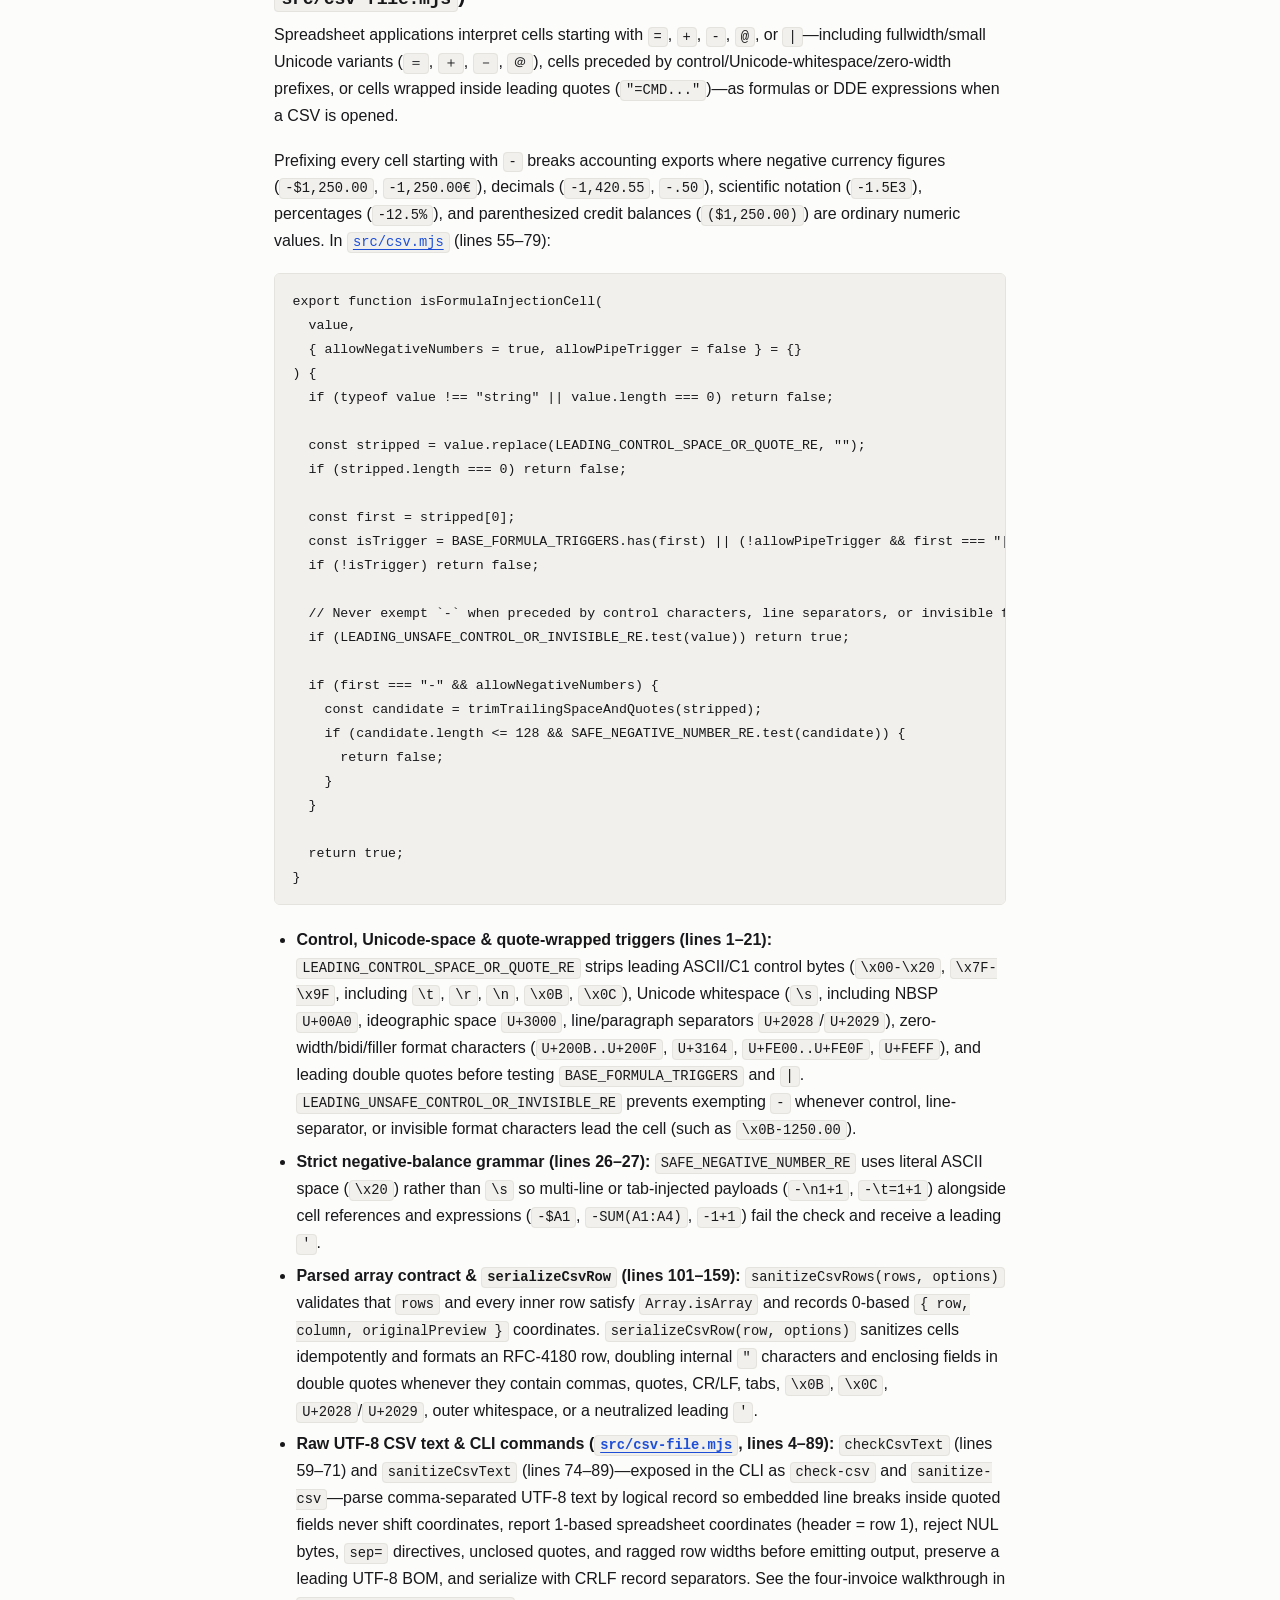
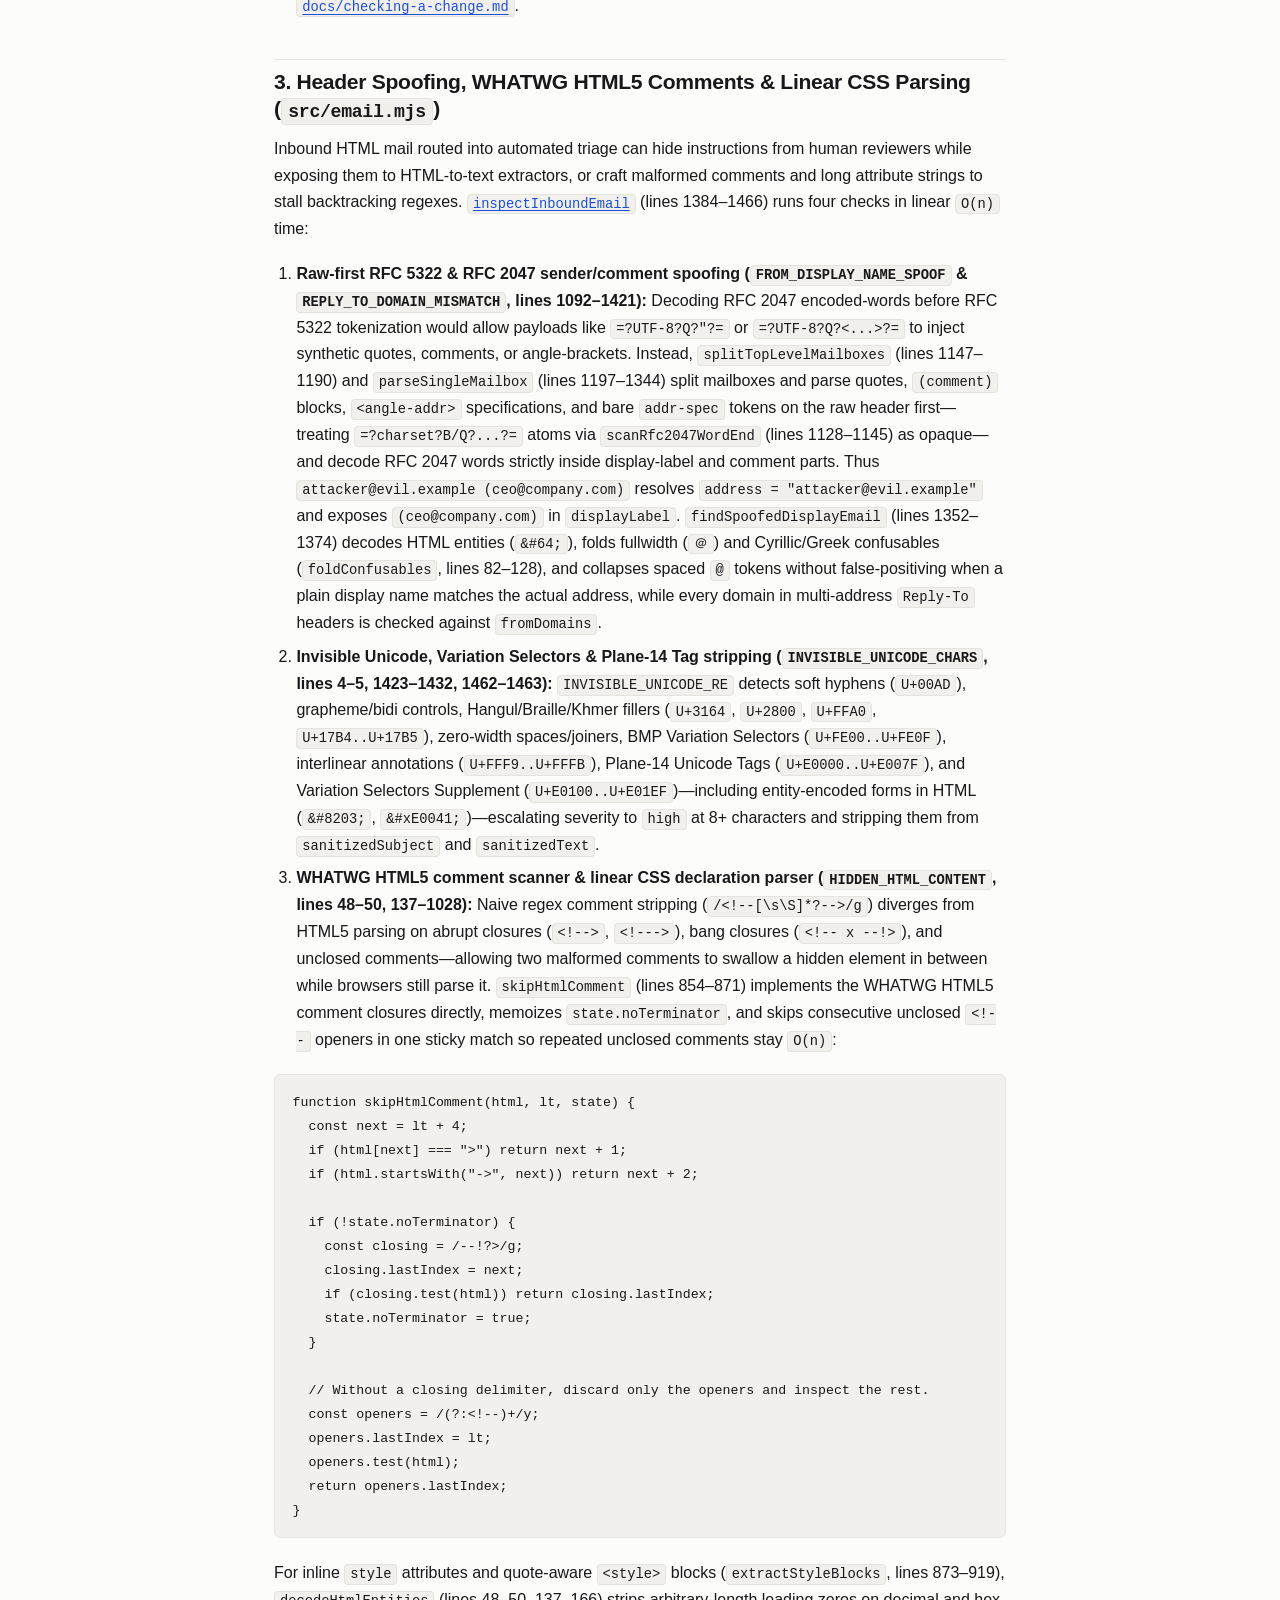
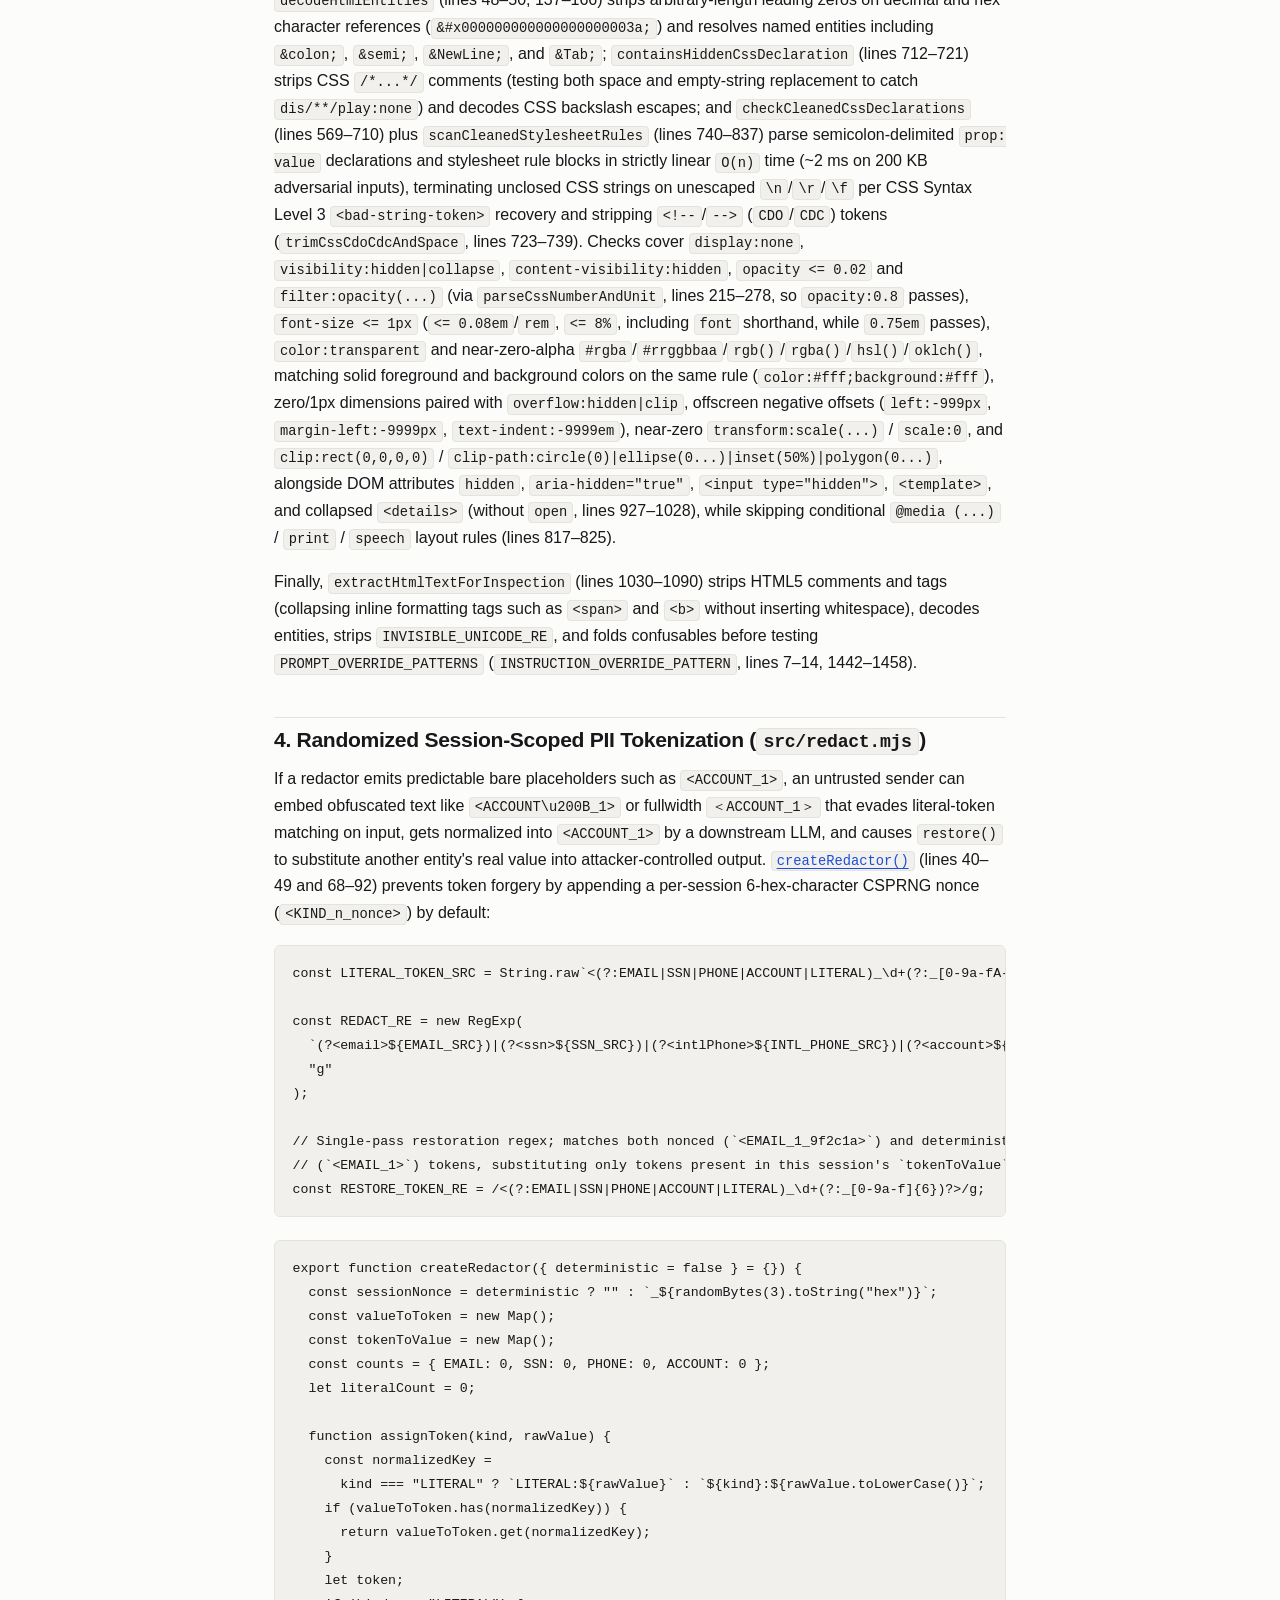
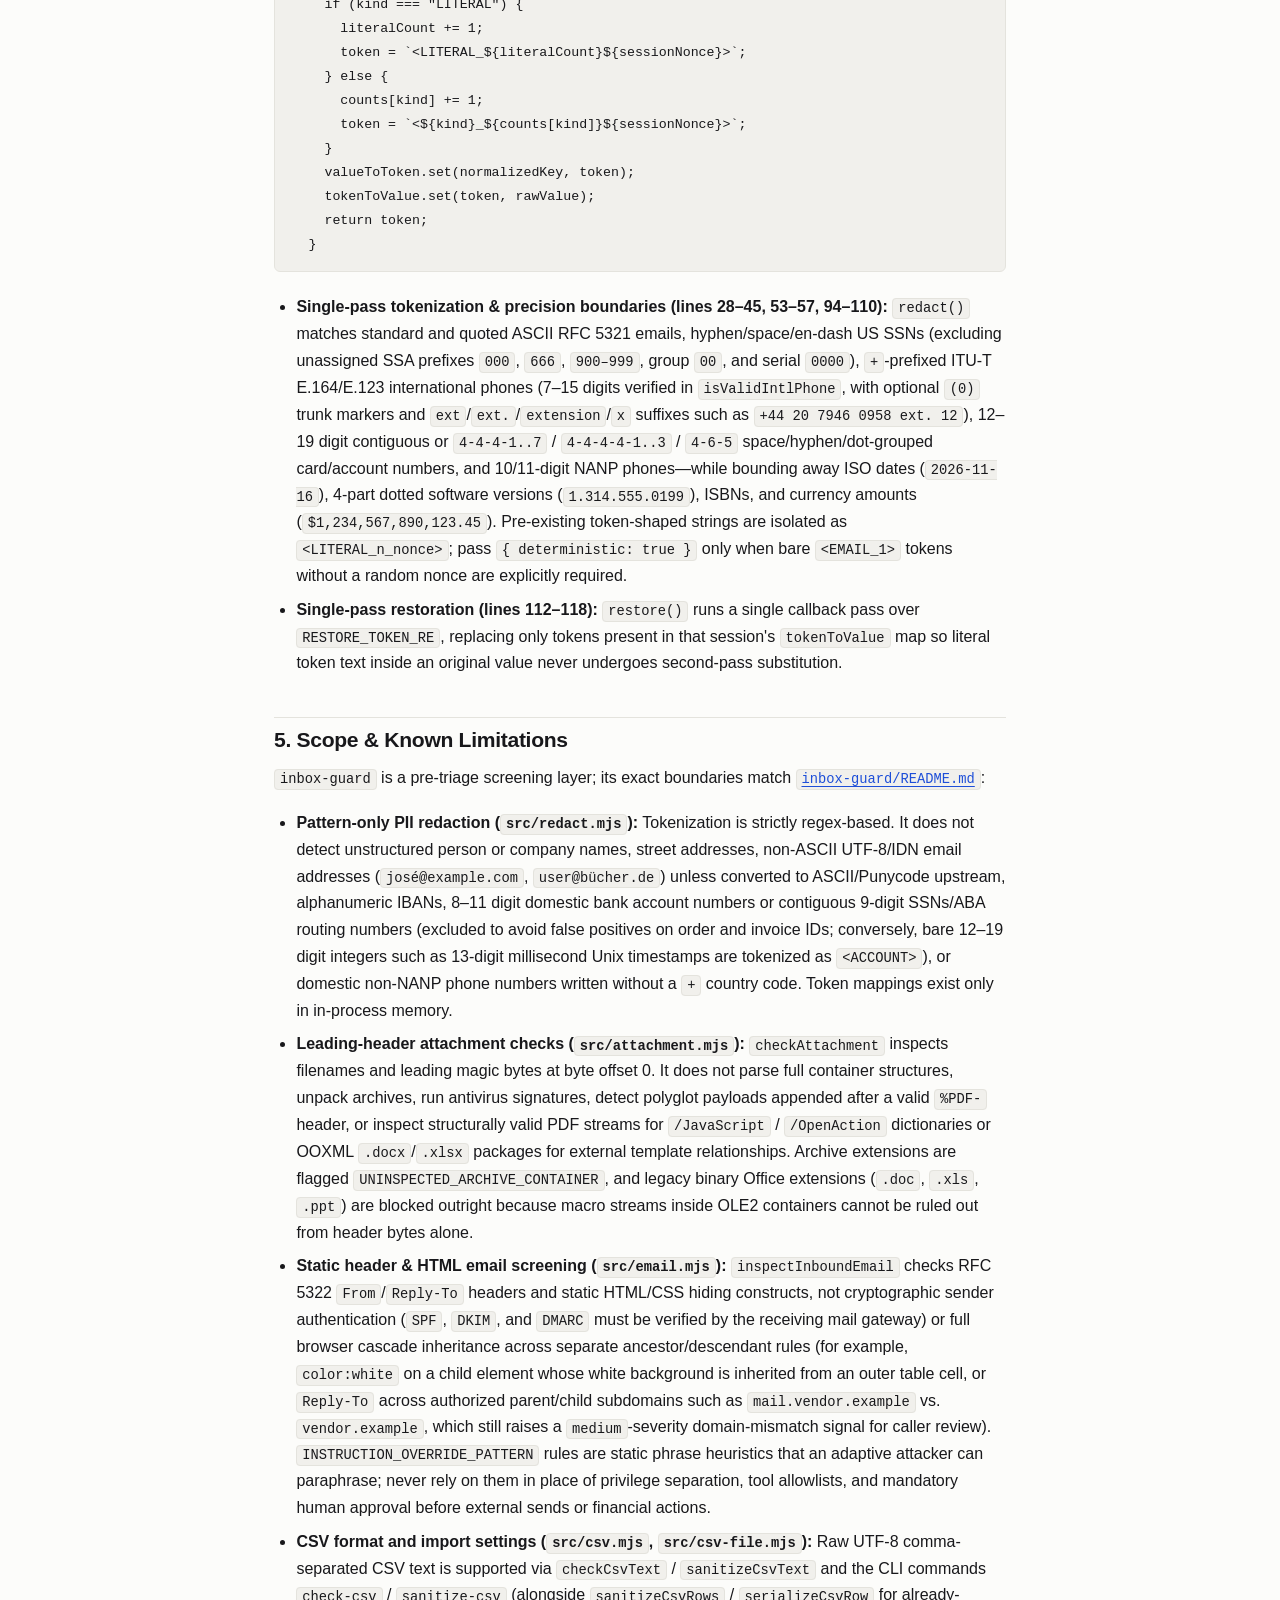
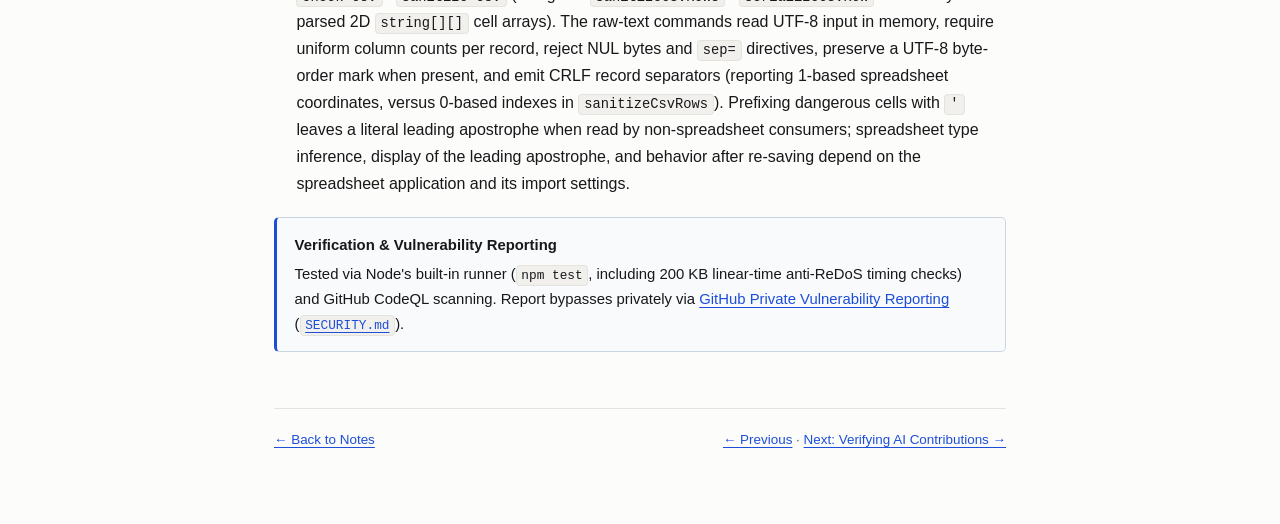
<file: notes/untrusted-office-input-defenses.html>
<!DOCTYPE html>
<html lang="en">
<head>
  <meta charset="utf-8">
  <meta name="viewport" content="width=device-width, initial-scale=1">
  <title>Screening Untrusted Office Inputs Before LLM Triage — Andre Romero-Carey</title>
  <meta name="description" content="Design, code mechanics, and known limitations of inbox-guard: magic-byte attachment checks, Unicode U+202E and Windows/SMB filename spoofing, accounting-safe OWASP CSV neutralization, WHATWG HTML5 comment and linear CSS hidden-content scanning, and randomized session-scoped PII tokenization.">
  <meta name="author" content="Andre Romero-Carey">
  <meta property="og:title" content="Screening Untrusted Office Inputs Before LLM Triage — Andre Romero-Carey">
  <meta property="og:description" content="Design, code mechanics, and known limitations of inbox-guard: magic-byte attachment checks, Unicode U+202E and Windows/SMB filename spoofing, accounting-safe OWASP CSV neutralization, WHATWG HTML5 comment and linear CSS hidden-content scanning, and randomized session-scoped PII tokenization.">
  <meta property="og:type" content="article">
  <meta property="og:url" content="https://kilianthemagnificent.github.io/notes/untrusted-office-input-defenses.html">
  <meta property="og:image" content="https://kilianthemagnificent.github.io/og-card.png">
  <meta property="og:image:width" content="1200">
  <meta property="og:image:height" content="630">
  <meta name="twitter:card" content="summary_large_image">
  <meta name="twitter:image" content="https://kilianthemagnificent.github.io/og-card.png">
  <link rel="canonical" href="https://kilianthemagnificent.github.io/notes/untrusted-office-input-defenses.html">
  <link rel="alternate" type="application/atom+xml" title="Andre Romero-Carey — Notes" href="https://kilianthemagnificent.github.io/feed.xml">
  <link rel="icon" href="data:image/svg+xml,%3Csvg xmlns='http://www.w3.org/2000/svg' viewBox='0 0 32 32'%3E%3Crect width='32' height='32' rx='6' fill='%2318181b'/%3E%3Ctext x='16' y='22' font-family='monospace' font-size='16' font-weight='700' fill='%23fcfcfa' text-anchor='middle'%3EAR%3C/text%3E%3C/svg%3E">
  <link rel="stylesheet" href="../styles.css">
</head>
<body>
  <div class="container">
    <header class="site-header">
      <a class="site-brand" href="../">Andre Romero-Carey</a>
      <nav class="site-nav" aria-label="Primary">
        <a href="../">All Notes</a>
        <a href="lean4-verifier-adversarial-suite.html">← Previous Note</a>
        <a href="verifying-ai-contributions-without-reading-code.html">Next Note →</a>
        <a href="https://github.com/KilianTheMagnificent/inbox-guard">inbox-guard Repo</a>
        <a href="https://github.com/KilianTheMagnificent">GitHub</a>
      </nav>
    </header>

    <article>
      <div class="article-meta">
        Published 2026-11-16 (updated 2026-11-18) · Repo: <a href="https://github.com/KilianTheMagnificent/inbox-guard"><code>KilianTheMagnificent/inbox-guard</code></a> (<code>633f2dd</code>) · Runtime: Node.js &gt;= 20 (zero external dependencies)
      </div>
      <h1>Screening Untrusted Office Inputs Before LLM Triage</h1>
      <p class="article-lede">
        Accounts-payable, billing, and vendor-support queues ingest emails, attachments, and CSV schedules from unauthenticated external senders. <a href="https://github.com/KilianTheMagnificent/inbox-guard"><code>inbox-guard</code></a> is a zero-dependency Node.js library and CLI that screens inbound office artifacts and tokenizes structured PII before text reaches an external language model or an operator's spreadsheet client. This note documents the implementation in <code>src/</code> at commit <code>633f2dd</code> and its exact scope boundaries. For a hands-on four-invoice CSV walkthrough you can run without reading the code, see <a href="https://github.com/KilianTheMagnificent/inbox-guard/blob/main/docs/checking-a-change.md"><code>docs/checking-a-change.md</code></a>.
      </p>

      <nav class="toc" aria-label="Table of contents">
        <div class="toc-title">Contents</div>
        <ol>
          <li><a href="#attachment-screening">Attachment Canonicalization &amp; Magic-Byte Screening (<code>src/attachment.mjs</code>)</a></li>
          <li><a href="#csv-neutralization">CSV Formula Neutralization &amp; RFC-4180 Serialization (<code>src/csv.mjs</code>, <code>src/csv-file.mjs</code>)</a></li>
          <li><a href="#email-inspection">Header Spoofing, WHATWG HTML5 Comments &amp; Linear CSS Parsing (<code>src/email.mjs</code>)</a></li>
          <li><a href="#pii-tokenization">Randomized Session-Scoped PII Tokenization (<code>src/redact.mjs</code>)</a></li>
          <li><a href="#limitations">Scope &amp; Known Limitations</a></li>
        </ol>
      </nav>

      <h2 id="attachment-screening" class="no-rule">1. Attachment Canonicalization &amp; Magic-Byte Screening (<code>src/attachment.mjs</code>)</h2>
      <p>
        Checking only MIME headers or <code>path.extname()</code> misses visual extension spoofing, OS-specific filename canonicalization quirks, and renamed binaries or archives. <a href="https://github.com/KilianTheMagnificent/inbox-guard/blob/main/src/attachment.mjs"><code>checkAttachment({ filename, headBytes })</code></a> (lines 286–699) evaluates filename normalization and leading byte signatures independently, returning every matching finding:
      </p>

      <h3>Filename Canonicalization, Bidi Overrides &amp; OS Edge Cases</h3>
      <ul>
        <li><strong>Unicode bidirectional &amp; dot-leader spoofing (lines 45, 49, 299–305, 353–359):</strong> <code>BIDI_OVERRIDE_RE</code> (<code>/[\u061C\u200E\u200F\u202A-\u202E\u2066-\u2069]/</code>) catches Right-to-Left Override (<code>U+202E</code>) and directional marks (<code>UNICODE_BIDI_SPOOF</code>)—where <code>invoice_\u202Efdp.scr</code> renders visually as <code>invoice_rcs.pdf</code> while ending in <code>.scr</code> on disk—and <code>DOT_LEADER_SPOOF_RE</code> (<code>/[\u2024\u2025\u3002\uFE52\uFF0E]/</code>) flags Unicode dot-leader and fullwidth period lookalikes (<code>UNICODE_DOT_SPOOF</code>).</li>
        <li><strong>Windows/SMB trailing dots, NTFS <code>:stream</code> ADS, Win32-illegal chars, reserved device stems &amp; padding (lines 46–51, 160–207, 307–477):</strong> Windows and SMB strip trailing dots and spaces when saving files, turning <code>invoice.exe.</code> or <code>invoice.exe </code> back into <code>.exe</code> (<code>TRAILING_DOT_OR_SPACE</code>, lines 345–351). <code>findNtfsAdsColonIndex</code> (lines 160–207) flags NTFS Alternate Data Stream and device-colon syntax such as <code>invoice.pdf:evil.exe</code>, <code>file.exe::$DATA</code>, trailing <code>invoice.exe:</code>, and <code>CON:.pdf</code> (<code>NTFS_ADS_FILENAME</code>, lines 335–343) without false-positiving on spaces after colons (<code>A: Smith.pdf</code>) or numeric timestamps (<code>Invoice 10:30.pdf</code>). Directory separators and drive prefixes emit <code>PATH_TRAVERSAL_FILENAME</code> (lines 315–328, without false-positiving on benign double dots inside filenames such as <code>Acme Inc..pdf</code> or <code>Report...final.pdf</code>). Windows/shell wildcard, redirection, and quote characters (<code>[&lt;&gt;"|?*]</code>) emit <code>INVALID_FILENAME_CHARS</code> (lines 380–386), non-alphanumeric or <code>;version</code>-suffixed extensions (<code>invoice.exe;1</code>, <code>invoice.exe"</code>) emit <code>MALFORMED_EXTENSION</code> while still matching their stripped extension token against blocked/active sets (lines 422–446), and <code>WINDOWS_RESERVED_STEM_RE</code> (lines 50–51, 388–403) rejects DOS/NT device stems (<code>CON</code>, <code>PRN</code>, <code>AUX</code>, <code>NUL</code>, <code>COM1..9</code>, <code>LPT1..9</code>, including superscript digits and <code>CON:.pdf</code> → <code>WINDOWS_RESERVED_FILENAME</code>). Null/whitespace/Unicode-filler padding (<code>U+200B</code>, Hangul filler <code>U+3164</code> → <code>EXTENSION_PADDING</code>, lines 361–378) and ASCII/C1 control bytes (<code>CONTROL_CHAR_FILENAME</code>, lines 307–313) are flagged alongside pre-null (<code>invoice.exe\x00.pdf</code>), ADS stream, and punctuation-stripped segments (lines 450–477, 505–519).</li>
        <li><strong>Extension policy sets (lines 1–43, 479–533):</strong> Classifies extensions into <strong>104 blocked executable/script/package/macro/query formats</strong> (<code>BLOCKED_EXTENSIONS</code>, lines 1–15: <code>.exe</code>, <code>.scr</code>, <code>.lnk</code>, <code>.msi</code>, <code>.ps1</code>, <code>.ps1xml</code>, <code>.wsc</code>, <code>.sct</code>, <code>.hta</code>, <code>.iso</code>, <code>.dmg</code>, <code>.appx</code>, <code>.msix</code>, <code>.library-ms</code>, <code>.search-ms</code>, <code>.one</code>, <code>.doc</code>, <code>.xls</code>, <code>.ppt</code>, <code>.docm</code>, <code>.xlsm</code>, <code>.xll</code>, <code>.iqy</code>, <code>.slk</code>, etc. → <code>BLOCKED_EXTENSION</code>), <strong>14 active local markup/message formats</strong> (<code>ACTIVE_CONTENT_EXTENSIONS</code>, lines 17–20: <code>.svg</code>, <code>.svgz</code>, <code>.html</code>, <code>.htm</code>, <code>.xhtml</code>, <code>.shtml</code>, <code>.htmlz</code>, <code>.mht</code>, <code>.mhtml</code>, <code>.xml</code>, <code>.xsl</code>, <code>.xslt</code>, <code>.swf</code>, <code>.eml</code> → <code>ACTIVE_CONTENT_EXTENSION</code>), and <strong>17 archive/container formats</strong> whose inner entries have not been unpacked and screened (<code>ARCHIVE_CONTAINER_EXTENSIONS</code>, lines 22–25: <code>.zip</code>, <code>.7z</code>, <code>.rar</code>, <code>.tar</code>, <code>.gz</code>, <code>.tgz</code>, <code>.bz2</code>, <code>.xz</code>, <code>.zst</code>, <code>.cab</code>, <code>.msg</code>, etc. → <code>UNINSPECTED_ARCHIVE_CONTAINER</code>). Multi-dot filenames pairing one of <strong>14 benign decoy tokens</strong> (<code>BENIGN_DECOY_EXTENSIONS</code>, lines 27–30) with a blocked or active terminal extension emit <code>DOUBLE_EXTENSION_DECOY</code> (lines 521–533).</li>
      </ul>

      <h3>Leading Magic-Byte Verification &amp; Truncated-Buffer Handling</h3>
      <p>
        When <code>headBytes</code> is supplied, <code>normalizeHeadBytes</code> (lines 88–100) rejects non-byte inputs such as raw strings with <code>INVALID_HEADER_BYTES</code> (lines 536–544), and <code>classifySignatureMatch</code> (lines 107–119) distinguishes <code>"match"</code>, <code>"truncated"</code>, and <code>"mismatch"</code> so empty or partial byte slices emit <code>TRUNCATED_OR_EMPTY_BYTES</code> (lines 546–553, 673–679) rather than a false pass or false mismatch:
      </p>
      <div class="table-wrap">
        <table>
          <thead>
            <tr>
              <th>Finding Code</th>
              <th>Signature / Condition (<code>src/attachment.mjs</code>)</th>
              <th>What It Catches</th>
            </tr>
          </thead>
          <tbody>
            <tr>
              <td><code>EXECUTABLE_MAGIC_BYTES</code></td>
              <td><code>4D 5A</code> (<code>MZ</code> PE), <code>7F 45 4C 46</code> (<code>\x7FELF</code>), Mach-O / Java class headers (<code>CF FA ED FE</code>, <code>FE ED FA CF</code>, <code>CE FA ED FE</code>, <code>FE ED FA CE</code>, <code>CA FE BA BE</code>, <code>CA FE BA BF</code>), or <code>#!</code> shebang (<code>#!/bin/sh</code>, <code>#! /bin/sh</code>, lines 78–86, 555–572)</td>
              <td>Native Windows, Linux, or macOS binaries and interpreter scripts renamed to document extensions like <code>wire-instructions.pdf</code>.</td>
            </tr>
            <tr>
              <td><code>ARCHIVE_MAGIC_MISMATCH</code></td>
              <td><code>PK\x03\x04</code> / <code>PK\x05\x06</code> / <code>PK\x07\x08</code> ZIP bytes outside <code>ARCHIVE_CONTAINER_EXTENSIONS</code> (17) and <code>ZIP_PACKAGE_EXTENSIONS</code> (7: <code>.docx</code>, <code>.xlsx</code>, <code>.pptx</code>, <code>.odt</code>, <code>.ods</code>, <code>.odp</code>, <code>.epub</code>), or <code>Rar!</code>, <code>7z</code>, <code>gzip</code>, <code>bzip2</code> (<code>BZh1..9</code>), <code>xz</code>, <code>zstd</code>, or <code>MSCF</code> CAB bytes on a non-archive extension (lines 574–606)</td>
              <td>ZIP or compressed archive containers disguised under flat document or plaintext extensions (<code>.txt</code>, <code>.csv</code>, <code>.pdf</code>, <code>.doc</code>).</td>
            </tr>
            <tr>
              <td><code>OLE2_CONTAINER_MISMATCH</code></td>
              <td><code>D0 CF 11 E0 A1 B1 1A E1</code> Compound File header outside <code>OLE2_PACKAGE_EXTENSIONS</code> (14 legacy extensions, lines 36–39, 608–614)</td>
              <td>Macro-capable or encrypted OLE2 containers renamed to <code>.docx</code>, <code>.xlsx</code>, <code>.pptx</code>, <code>.csv</code>, or <code>.txt</code>.</td>
            </tr>
            <tr>
              <td><code>PDF_HEADER_MISMATCH</code>, <code>PNG_HEADER_MISMATCH</code>, <code>JPEG_HEADER_MISMATCH</code>, <code>GIF_HEADER_MISMATCH</code>, <code>RTF_HEADER_MISMATCH</code>, <code>OOXML_HEADER_MISMATCH</code></td>
              <td>Claimed <code>.pdf</code>, <code>.png</code>, <code>.jpg</code>/<code>.jpeg</code>, <code>.gif</code>, <code>.rtf</code>, or <code>.docx</code>/<code>.xlsx</code>/<code>.pptx</code> lacking its required leading bytes (<code>%PDF-</code>, 8-byte PNG, JPEG SOI, GIF87a/89a, <code>{\rtf</code>, or <code>PK</code> ZIP, lines 616–680)</td>
              <td>Header spoofing before files reach downstream PDF, image, RTF, or OOXML parsers.</td>
            </tr>
            <tr>
              <td><code>HTML_SCRIPT_IN_PLAINTEXT</code></td>
              <td>Leading 4 KB of 12 plaintext/legacy extensions (<code>TEXT_OR_LEGACY_DOC_EXTENSIONS</code>, lines 41–43, decoded across UTF-8, UTF-16LE/BE BOMs, and null-interleaved UTF-16, lines 209–278, 682–691) containing <code>&lt;script</code>, <code>&lt;!doctype html</code>, <code>&lt;html</code>, <code>&lt;body</code>, <code>&lt;svg</code>, <code>&lt;iframe</code>, <code>&lt;object</code>, <code>&lt;embed</code>, <code>&lt;hta:</code>, MHTML <code>multipart/related</code> headers, or inline <code>on*=</code> handlers</td>
              <td>HTML/MHTML smuggling and active script payloads disguised as CSV, text, or legacy document files.</td>
            </tr>
          </tbody>
        </table>
      </div>

      <h2 id="csv-neutralization">2. CSV Formula Neutralization &amp; RFC-4180 Serialization (<code>src/csv.mjs</code>, <code>src/csv-file.mjs</code>)</h2>
      <p>
        Spreadsheet applications interpret cells starting with <code>=</code>, <code>+</code>, <code>-</code>, <code>@</code>, or <code>|</code>—including fullwidth/small Unicode variants (<code>＝</code>, <code>＋</code>, <code>－</code>, <code>＠</code>), cells preceded by control/Unicode-whitespace/zero-width prefixes, or cells wrapped inside leading quotes (<code>"=CMD..."</code>)—as formulas or DDE expressions when a CSV is opened.
      </p>
      <p>
        Prefixing every cell starting with <code>-</code> breaks accounting exports where negative currency figures (<code>-$1,250.00</code>, <code>-1,250.00€</code>), decimals (<code>-1,420.55</code>, <code>-.50</code>), scientific notation (<code>-1.5E3</code>), percentages (<code>-12.5%</code>), and parenthesized credit balances (<code>($1,250.00)</code>) are ordinary numeric values. In <a href="https://github.com/KilianTheMagnificent/inbox-guard/blob/main/src/csv.mjs"><code>src/csv.mjs</code></a> (lines 55–79):
      </p>
<pre><code>export function isFormulaInjectionCell(
  value,
  { allowNegativeNumbers = true, allowPipeTrigger = false } = {}
) {
  if (typeof value !== "string" || value.length === 0) return false;

  const stripped = value.replace(LEADING_CONTROL_SPACE_OR_QUOTE_RE, "");
  if (stripped.length === 0) return false;

  const first = stripped[0];
  const isTrigger = BASE_FORMULA_TRIGGERS.has(first) || (!allowPipeTrigger &amp;&amp; first === "|");
  if (!isTrigger) return false;

  // Never exempt `-` when preceded by control characters, line separators, or invisible format chars
  if (LEADING_UNSAFE_CONTROL_OR_INVISIBLE_RE.test(value)) return true;

  if (first === "-" &amp;&amp; allowNegativeNumbers) {
    const candidate = trimTrailingSpaceAndQuotes(stripped);
    if (candidate.length &lt;= 128 &amp;&amp; SAFE_NEGATIVE_NUMBER_RE.test(candidate)) {
      return false;
    }
  }

  return true;
}</code></pre>
      <ul>
        <li><strong>Control, Unicode-space &amp; quote-wrapped triggers (lines 1–21):</strong> <code>LEADING_CONTROL_SPACE_OR_QUOTE_RE</code> strips leading ASCII/C1 control bytes (<code>\x00-\x20</code>, <code>\x7F-\x9F</code>, including <code>\t</code>, <code>\r</code>, <code>\n</code>, <code>\x0B</code>, <code>\x0C</code>), Unicode whitespace (<code>\s</code>, including NBSP <code>U+00A0</code>, ideographic space <code>U+3000</code>, line/paragraph separators <code>U+2028</code>/<code>U+2029</code>), zero-width/bidi/filler format characters (<code>U+200B..U+200F</code>, <code>U+3164</code>, <code>U+FE00..U+FE0F</code>, <code>U+FEFF</code>), and leading double quotes before testing <code>BASE_FORMULA_TRIGGERS</code> and <code>|</code>. <code>LEADING_UNSAFE_CONTROL_OR_INVISIBLE_RE</code> prevents exempting <code>-</code> whenever control, line-separator, or invisible format characters lead the cell (such as <code>\x0B-1250.00</code>).</li>
        <li><strong>Strict negative-balance grammar (lines 26–27):</strong> <code>SAFE_NEGATIVE_NUMBER_RE</code> uses literal ASCII space (<code>\x20</code>) rather than <code>\s</code> so multi-line or tab-injected payloads (<code>-\n1+1</code>, <code>-\t=1+1</code>) alongside cell references and expressions (<code>-$A1</code>, <code>-SUM(A1:A4)</code>, <code>-1+1</code>) fail the check and receive a leading <code>'</code>.</li>
        <li><strong>Parsed array contract &amp; <code>serializeCsvRow</code> (lines 101–159):</strong> <code>sanitizeCsvRows(rows, options)</code> validates that <code>rows</code> and every inner row satisfy <code>Array.isArray</code> and records 0-based <code>{ row, column, originalPreview }</code> coordinates. <code>serializeCsvRow(row, options)</code> sanitizes cells idempotently and formats an RFC-4180 row, doubling internal <code>"</code> characters and enclosing fields in double quotes whenever they contain commas, quotes, CR/LF, tabs, <code>\x0B</code>, <code>\x0C</code>, <code>U+2028</code>/<code>U+2029</code>, outer whitespace, or a neutralized leading <code>'</code>.</li>
        <li><strong>Raw UTF-8 CSV text &amp; CLI commands (<a href="https://github.com/KilianTheMagnificent/inbox-guard/blob/main/src/csv-file.mjs"><code>src/csv-file.mjs</code></a>, lines 4–89):</strong> <code>checkCsvText</code> (lines 59–71) and <code>sanitizeCsvText</code> (lines 74–89)—exposed in the CLI as <code>check-csv</code> and <code>sanitize-csv</code>—parse comma-separated UTF-8 text by logical record so embedded line breaks inside quoted fields never shift coordinates, report 1-based spreadsheet coordinates (header = row 1), reject NUL bytes, <code>sep=</code> directives, unclosed quotes, and ragged row widths before emitting output, preserve a leading UTF-8 BOM, and serialize with CRLF record separators. See the four-invoice walkthrough in <a href="https://github.com/KilianTheMagnificent/inbox-guard/blob/main/docs/checking-a-change.md"><code>docs/checking-a-change.md</code></a>.</li>
      </ul>

      <h2 id="email-inspection">3. Header Spoofing, WHATWG HTML5 Comments &amp; Linear CSS Parsing (<code>src/email.mjs</code>)</h2>
      <p>
        Inbound HTML mail routed into automated triage can hide instructions from human reviewers while exposing them to HTML-to-text extractors, or craft malformed comments and long attribute strings to stall backtracking regexes. <a href="https://github.com/KilianTheMagnificent/inbox-guard/blob/main/src/email.mjs"><code>inspectInboundEmail</code></a> (lines 1384–1466) runs four checks in linear <code>O(n)</code> time:
      </p>
      <ol>
        <li><strong>Raw-first RFC 5322 &amp; RFC 2047 sender/comment spoofing (<code>FROM_DISPLAY_NAME_SPOOF</code> &amp; <code>REPLY_TO_DOMAIN_MISMATCH</code>, lines 1092–1421):</strong> Decoding RFC 2047 encoded-words before RFC 5322 tokenization would allow payloads like <code>=?UTF-8?Q?"?=</code> or <code>=?UTF-8?Q?&lt;...&gt;?=</code> to inject synthetic quotes, comments, or angle-brackets. Instead, <code>splitTopLevelMailboxes</code> (lines 1147–1190) and <code>parseSingleMailbox</code> (lines 1197–1344) split mailboxes and parse quotes, <code>(comment)</code> blocks, <code>&lt;angle-addr&gt;</code> specifications, and bare <code>addr-spec</code> tokens on the raw header first—treating <code>=?charset?B/Q?...?=</code> atoms via <code>scanRfc2047WordEnd</code> (lines 1128–1145) as opaque—and decode RFC 2047 words strictly inside display-label and comment parts. Thus <code>attacker@evil.example (ceo@company.com)</code> resolves <code>address = "attacker@evil.example"</code> and exposes <code>(ceo@company.com)</code> in <code>displayLabel</code>. <code>findSpoofedDisplayEmail</code> (lines 1352–1374) decodes HTML entities (<code>&amp;#64;</code>), folds fullwidth (<code>＠</code>) and Cyrillic/Greek confusables (<code>foldConfusables</code>, lines 82–128), and collapses spaced <code>@</code> tokens without false-positiving when a plain display name matches the actual address, while every domain in multi-address <code>Reply-To</code> headers is checked against <code>fromDomains</code>.</li>
        <li><strong>Invisible Unicode, Variation Selectors &amp; Plane-14 Tag stripping (<code>INVISIBLE_UNICODE_CHARS</code>, lines 4–5, 1423–1432, 1462–1463):</strong> <code>INVISIBLE_UNICODE_RE</code> detects soft hyphens (<code>U+00AD</code>), grapheme/bidi controls, Hangul/Braille/Khmer fillers (<code>U+3164</code>, <code>U+2800</code>, <code>U+FFA0</code>, <code>U+17B4..U+17B5</code>), zero-width spaces/joiners, BMP Variation Selectors (<code>U+FE00..U+FE0F</code>), interlinear annotations (<code>U+FFF9..U+FFFB</code>), Plane-14 Unicode Tags (<code>U+E0000..U+E007F</code>), and Variation Selectors Supplement (<code>U+E0100..U+E01EF</code>)—including entity-encoded forms in HTML (<code>&amp;#8203;</code>, <code>&amp;#xE0041;</code>)—escalating severity to <code>high</code> at 8+ characters and stripping them from <code>sanitizedSubject</code> and <code>sanitizedText</code>.</li>
        <li><strong>WHATWG HTML5 comment scanner &amp; linear CSS declaration parser (<code>HIDDEN_HTML_CONTENT</code>, lines 48–50, 137–1028):</strong> Naive regex comment stripping (<code>/&lt;!--[\s\S]*?--&gt;/g</code>) diverges from HTML5 parsing on abrupt closures (<code>&lt;!--&gt;</code>, <code>&lt;!---&gt;</code>), bang closures (<code>&lt;!-- x --!&gt;</code>), and unclosed comments—allowing two malformed comments to swallow a hidden element in between while browsers still parse it. <code>skipHtmlComment</code> (lines 854–871) implements the WHATWG HTML5 comment closures directly, memoizes <code>state.noTerminator</code>, and skips consecutive unclosed <code>&lt;!--</code> openers in one sticky match so repeated unclosed comments stay <code>O(n)</code>:</li>
      </ol>
<pre><code>function skipHtmlComment(html, lt, state) {
  const next = lt + 4;
  if (html[next] === "&gt;") return next + 1;
  if (html.startsWith("-&gt;", next)) return next + 2;

  if (!state.noTerminator) {
    const closing = /--!?&gt;/g;
    closing.lastIndex = next;
    if (closing.test(html)) return closing.lastIndex;
    state.noTerminator = true;
  }

  // Without a closing delimiter, discard only the openers and inspect the rest.
  const openers = /(?:&lt;!--)+/y;
  openers.lastIndex = lt;
  openers.test(html);
  return openers.lastIndex;
}</code></pre>
      <p>
        For inline <code>style</code> attributes and quote-aware <code>&lt;style&gt;</code> blocks (<code>extractStyleBlocks</code>, lines 873–919), <code>decodeHtmlEntities</code> (lines 48–50, 137–166) strips arbitrary-length leading zeros on decimal and hex character references (<code>&amp;#x000000000000000000003a;</code>) and resolves named entities including <code>&amp;colon;</code>, <code>&amp;semi;</code>, <code>&amp;NewLine;</code>, and <code>&amp;Tab;</code>; <code>containsHiddenCssDeclaration</code> (lines 712–721) strips CSS <code>/*...*/</code> comments (testing both space and empty-string replacement to catch <code>dis/**/play:none</code>) and decodes CSS backslash escapes; and <code>checkCleanedCssDeclarations</code> (lines 569–710) plus <code>scanCleanedStylesheetRules</code> (lines 740–837) parse semicolon-delimited <code>prop: value</code> declarations and stylesheet rule blocks in strictly linear <code>O(n)</code> time (~2 ms on 200 KB adversarial inputs), terminating unclosed CSS strings on unescaped <code>\n</code>/<code>\r</code>/<code>\f</code> per CSS Syntax Level 3 <code>&lt;bad-string-token&gt;</code> recovery and stripping <code>&lt;!--</code>/<code>--&gt;</code> (<code>CDO</code>/<code>CDC</code>) tokens (<code>trimCssCdoCdcAndSpace</code>, lines 723–739). Checks cover <code>display:none</code>, <code>visibility:hidden|collapse</code>, <code>content-visibility:hidden</code>, <code>opacity &lt;= 0.02</code> and <code>filter:opacity(...)</code> (via <code>parseCssNumberAndUnit</code>, lines 215–278, so <code>opacity:0.8</code> passes), <code>font-size &lt;= 1px</code> (<code>&lt;= 0.08em</code>/<code>rem</code>, <code>&lt;= 8%</code>, including <code>font</code> shorthand, while <code>0.75em</code> passes), <code>color:transparent</code> and near-zero-alpha <code>#rgba</code>/<code>#rrggbbaa</code>/<code>rgb()</code>/<code>rgba()</code>/<code>hsl()</code>/<code>oklch()</code>, matching solid foreground and background colors on the same rule (<code>color:#fff;background:#fff</code>), zero/1px dimensions paired with <code>overflow:hidden|clip</code>, offscreen negative offsets (<code>left:-999px</code>, <code>margin-left:-9999px</code>, <code>text-indent:-9999em</code>), near-zero <code>transform:scale(...)</code> / <code>scale:0</code>, and <code>clip:rect(0,0,0,0)</code> / <code>clip-path:circle(0)|ellipse(0...)|inset(50%)|polygon(0...)</code>, alongside DOM attributes <code>hidden</code>, <code>aria-hidden="true"</code>, <code>&lt;input type="hidden"&gt;</code>, <code>&lt;template&gt;</code>, and collapsed <code>&lt;details&gt;</code> (without <code>open</code>, lines 927–1028), while skipping conditional <code>@media (...)</code> / <code>print</code> / <code>speech</code> layout rules (lines 817–825).
      </p>
      <p>
        Finally, <code>extractHtmlTextForInspection</code> (lines 1030–1090) strips HTML5 comments and tags (collapsing inline formatting tags such as <code>&lt;span&gt;</code> and <code>&lt;b&gt;</code> without inserting whitespace), decodes entities, strips <code>INVISIBLE_UNICODE_RE</code>, and folds confusables before testing <code>PROMPT_OVERRIDE_PATTERNS</code> (<code>INSTRUCTION_OVERRIDE_PATTERN</code>, lines 7–14, 1442–1458).
      </p>

      <h2 id="pii-tokenization">4. Randomized Session-Scoped PII Tokenization (<code>src/redact.mjs</code>)</h2>
      <p>
        If a redactor emits predictable bare placeholders such as <code>&lt;ACCOUNT_1&gt;</code>, an untrusted sender can embed obfuscated text like <code>&lt;ACCOUNT\u200B_1&gt;</code> or fullwidth <code>＜ACCOUNT_1＞</code> that evades literal-token matching on input, gets normalized into <code>&lt;ACCOUNT_1&gt;</code> by a downstream LLM, and causes <code>restore()</code> to substitute another entity's real value into attacker-controlled output. <a href="https://github.com/KilianTheMagnificent/inbox-guard/blob/main/src/redact.mjs"><code>createRedactor()</code></a> (lines 40–49 and 68–92) prevents token forgery by appending a per-session 6-hex-character CSPRNG nonce (<code>&lt;KIND_n_nonce&gt;</code>) by default:
      </p>
<pre><code>const LITERAL_TOKEN_SRC = String.raw`&lt;(?:EMAIL|SSN|PHONE|ACCOUNT|LITERAL)_\d+(?:_[0-9a-fA-F]{4,16})?&gt;`;

const REDACT_RE = new RegExp(
  `(?&lt;email&gt;${EMAIL_SRC})|(?&lt;ssn&gt;${SSN_SRC})|(?&lt;intlPhone&gt;${INTL_PHONE_SRC})|(?&lt;account&gt;${ACCOUNT_SRC})|(?&lt;nanpPhone&gt;${NANP_PHONE_SRC})|(?&lt;literal&gt;${LITERAL_TOKEN_SRC})`,
  "g"
);

// Single-pass restoration regex; matches both nonced (`&lt;EMAIL_1_9f2c1a&gt;`) and deterministic
// (`&lt;EMAIL_1&gt;`) tokens, substituting only tokens present in this session's `tokenToValue` map.
const RESTORE_TOKEN_RE = /&lt;(?:EMAIL|SSN|PHONE|ACCOUNT|LITERAL)_\d+(?:_[0-9a-f]{6})?&gt;/g;</code></pre>
<pre><code>export function createRedactor({ deterministic = false } = {}) {
  const sessionNonce = deterministic ? "" : `_${randomBytes(3).toString("hex")}`;
  const valueToToken = new Map();
  const tokenToValue = new Map();
  const counts = { EMAIL: 0, SSN: 0, PHONE: 0, ACCOUNT: 0 };
  let literalCount = 0;

  function assignToken(kind, rawValue) {
    const normalizedKey =
      kind === "LITERAL" ? `LITERAL:${rawValue}` : `${kind}:${rawValue.toLowerCase()}`;
    if (valueToToken.has(normalizedKey)) {
      return valueToToken.get(normalizedKey);
    }
    let token;
    if (kind === "LITERAL") {
      literalCount += 1;
      token = `&lt;LITERAL_${literalCount}${sessionNonce}&gt;`;
    } else {
      counts[kind] += 1;
      token = `&lt;${kind}_${counts[kind]}${sessionNonce}&gt;`;
    }
    valueToToken.set(normalizedKey, token);
    tokenToValue.set(token, rawValue);
    return token;
  }</code></pre>
      <ul>
        <li><strong>Single-pass tokenization &amp; precision boundaries (lines 28–45, 53–57, 94–110):</strong> <code>redact()</code> matches standard and quoted ASCII RFC 5321 emails, hyphen/space/en-dash US SSNs (excluding unassigned SSA prefixes <code>000</code>, <code>666</code>, <code>900–999</code>, group <code>00</code>, and serial <code>0000</code>), <code>+</code>-prefixed ITU-T E.164/E.123 international phones (7–15 digits verified in <code>isValidIntlPhone</code>, with optional <code>(0)</code> trunk markers and <code>ext</code>/<code>ext.</code>/<code>extension</code>/<code>x</code> suffixes such as <code>+44 20 7946 0958 ext. 12</code>), 12–19 digit contiguous or <code>4-4-4-1..7</code> / <code>4-4-4-4-1..3</code> / <code>4-6-5</code> space/hyphen/dot-grouped card/account numbers, and 10/11-digit NANP phones—while bounding away ISO dates (<code>2026-11-16</code>), 4-part dotted software versions (<code>1.314.555.0199</code>), ISBNs, and currency amounts (<code>$1,234,567,890,123.45</code>). Pre-existing token-shaped strings are isolated as <code>&lt;LITERAL_n_nonce&gt;</code>; pass <code>{ deterministic: true }</code> only when bare <code>&lt;EMAIL_1&gt;</code> tokens without a random nonce are explicitly required.</li>
        <li><strong>Single-pass restoration (lines 112–118):</strong> <code>restore()</code> runs a single callback pass over <code>RESTORE_TOKEN_RE</code>, replacing only tokens present in that session's <code>tokenToValue</code> map so literal token text inside an original value never undergoes second-pass substitution.</li>
      </ul>

      <h2 id="limitations">5. Scope &amp; Known Limitations</h2>
      <p>
        <code>inbox-guard</code> is a pre-triage screening layer; its exact boundaries match <a href="https://github.com/KilianTheMagnificent/inbox-guard#scope--known-limitations"><code>inbox-guard/README.md</code></a>:
      </p>
      <ul>
        <li><strong>Pattern-only PII redaction (<code>src/redact.mjs</code>):</strong> Tokenization is strictly regex-based. It does not detect unstructured person or company names, street addresses, non-ASCII UTF-8/IDN email addresses (<code>josé@example.com</code>, <code>user@bücher.de</code>) unless converted to ASCII/Punycode upstream, alphanumeric IBANs, 8–11 digit domestic bank account numbers or contiguous 9-digit SSNs/ABA routing numbers (excluded to avoid false positives on order and invoice IDs; conversely, bare 12–19 digit integers such as 13-digit millisecond Unix timestamps are tokenized as <code>&lt;ACCOUNT&gt;</code>), or domestic non-NANP phone numbers written without a <code>+</code> country code. Token mappings exist only in in-process memory.</li>
        <li><strong>Leading-header attachment checks (<code>src/attachment.mjs</code>):</strong> <code>checkAttachment</code> inspects filenames and leading magic bytes at byte offset 0. It does not parse full container structures, unpack archives, run antivirus signatures, detect polyglot payloads appended after a valid <code>%PDF-</code> header, or inspect structurally valid PDF streams for <code>/JavaScript</code> / <code>/OpenAction</code> dictionaries or OOXML <code>.docx</code>/<code>.xlsx</code> packages for external template relationships. Archive extensions are flagged <code>UNINSPECTED_ARCHIVE_CONTAINER</code>, and legacy binary Office extensions (<code>.doc</code>, <code>.xls</code>, <code>.ppt</code>) are blocked outright because macro streams inside OLE2 containers cannot be ruled out from header bytes alone.</li>
        <li><strong>Static header &amp; HTML email screening (<code>src/email.mjs</code>):</strong> <code>inspectInboundEmail</code> checks RFC 5322 <code>From</code>/<code>Reply-To</code> headers and static HTML/CSS hiding constructs, not cryptographic sender authentication (<code>SPF</code>, <code>DKIM</code>, and <code>DMARC</code> must be verified by the receiving mail gateway) or full browser cascade inheritance across separate ancestor/descendant rules (for example, <code>color:white</code> on a child element whose white background is inherited from an outer table cell, or <code>Reply-To</code> across authorized parent/child subdomains such as <code>mail.vendor.example</code> vs. <code>vendor.example</code>, which still raises a <code>medium</code>-severity domain-mismatch signal for caller review). <code>INSTRUCTION_OVERRIDE_PATTERN</code> rules are static phrase heuristics that an adaptive attacker can paraphrase; never rely on them in place of privilege separation, tool allowlists, and mandatory human approval before external sends or financial actions.</li>
        <li><strong>CSV format and import settings (<code>src/csv.mjs</code>, <code>src/csv-file.mjs</code>):</strong> Raw UTF-8 comma-separated CSV text is supported via <code>checkCsvText</code> / <code>sanitizeCsvText</code> and the CLI commands <code>check-csv</code> / <code>sanitize-csv</code> (alongside <code>sanitizeCsvRows</code> / <code>serializeCsvRow</code> for already-parsed 2D <code>string[][]</code> cell arrays). The raw-text commands read UTF-8 input in memory, require uniform column counts per record, reject NUL bytes and <code>sep=</code> directives, preserve a UTF-8 byte-order mark when present, and emit CRLF record separators (reporting 1-based spreadsheet coordinates, versus 0-based indexes in <code>sanitizeCsvRows</code>). Prefixing dangerous cells with <code>'</code> leaves a literal leading apostrophe when read by non-spreadsheet consumers; spreadsheet type inference, display of the leading apostrophe, and behavior after re-saving depend on the spreadsheet application and its import settings.</li>
      </ul>

      <div class="callout">
        <strong>Verification &amp; Vulnerability Reporting</strong>
        Tested via Node's built-in runner (<code>npm test</code>, including 200 KB linear-time anti-ReDoS timing checks) and GitHub CodeQL scanning. Report bypasses privately via <a href="https://github.com/KilianTheMagnificent/inbox-guard/security/advisories/new">GitHub Private Vulnerability Reporting</a> (<a href="https://github.com/KilianTheMagnificent/inbox-guard/blob/main/SECURITY.md"><code>SECURITY.md</code></a>).
      </div>
    </article>

    <footer class="site-footer">
      <span><a href="../">← Back to Notes</a></span>
      <span>
        <a href="lean4-verifier-adversarial-suite.html">← Previous</a> ·
        <a href="verifying-ai-contributions-without-reading-code.html">Next: Verifying AI Contributions →</a>
      </span>
    </footer>
  </div>
</body>
</html>
</file>
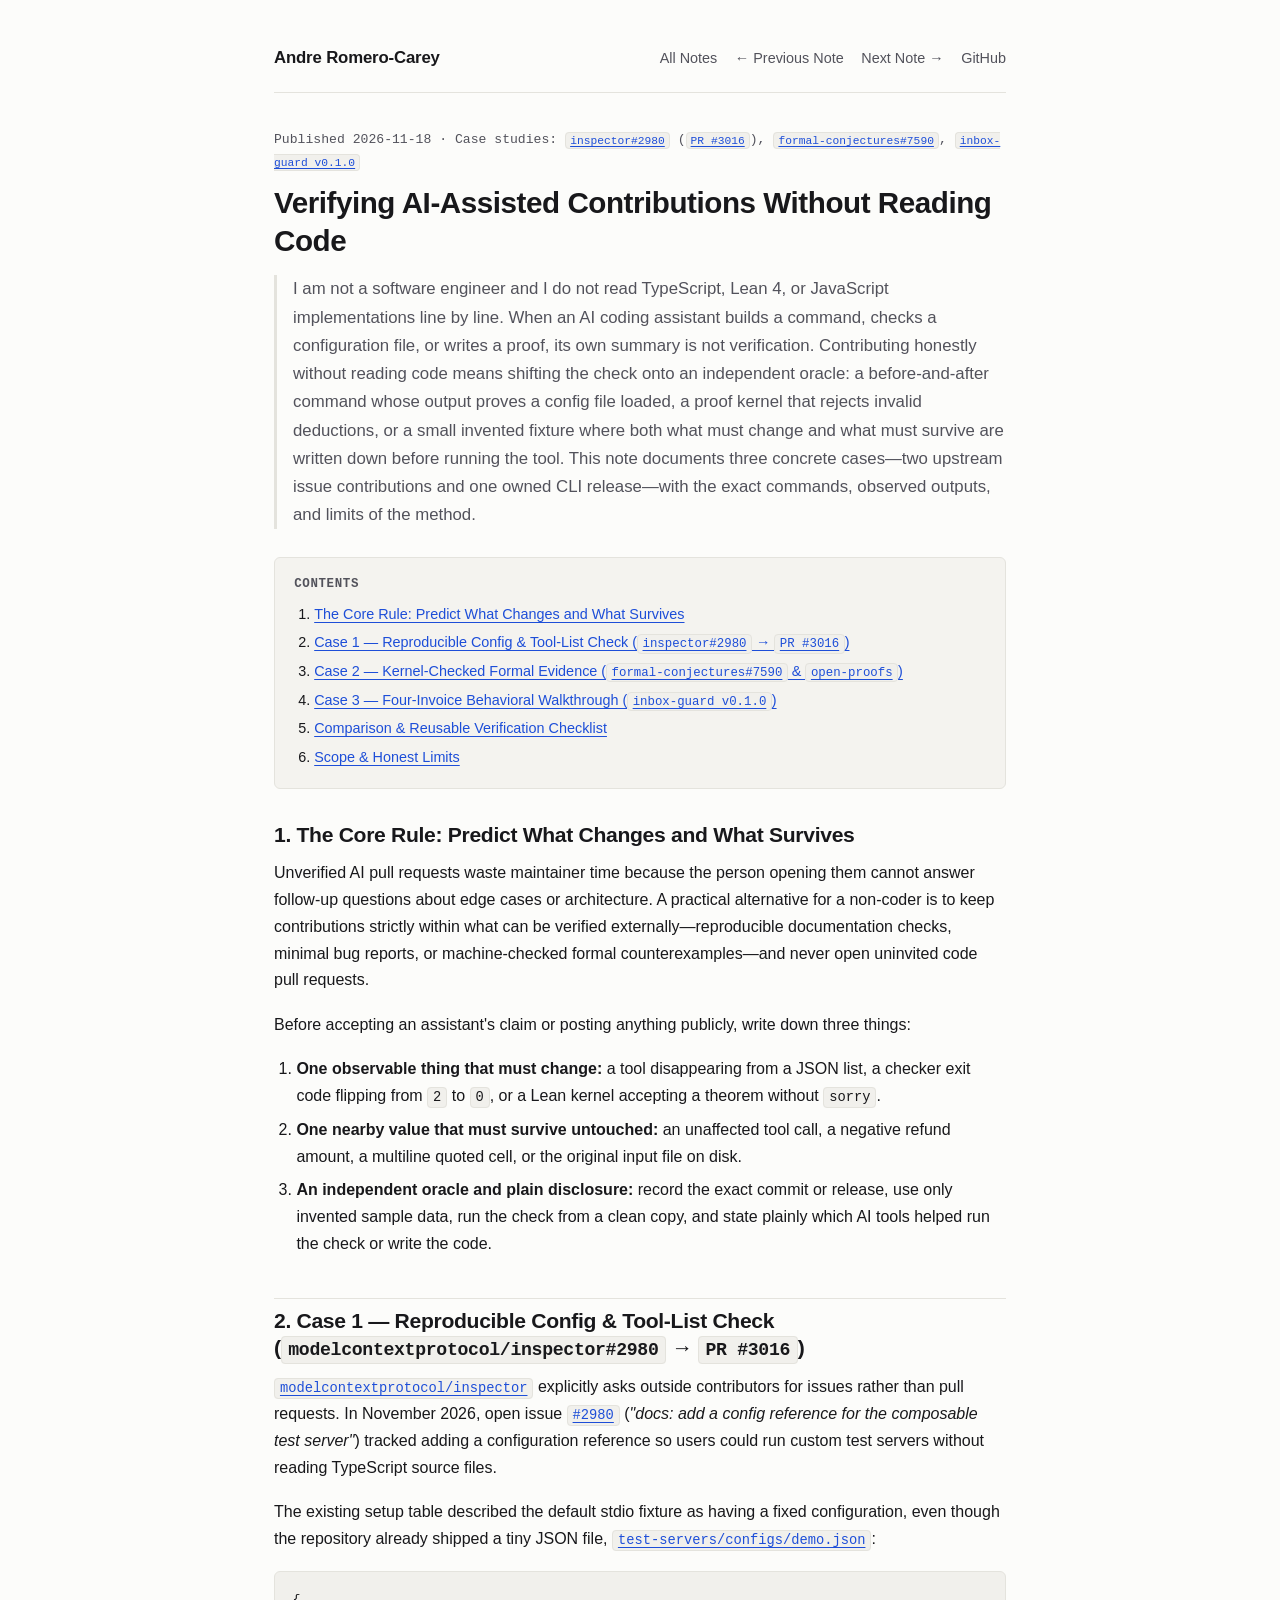
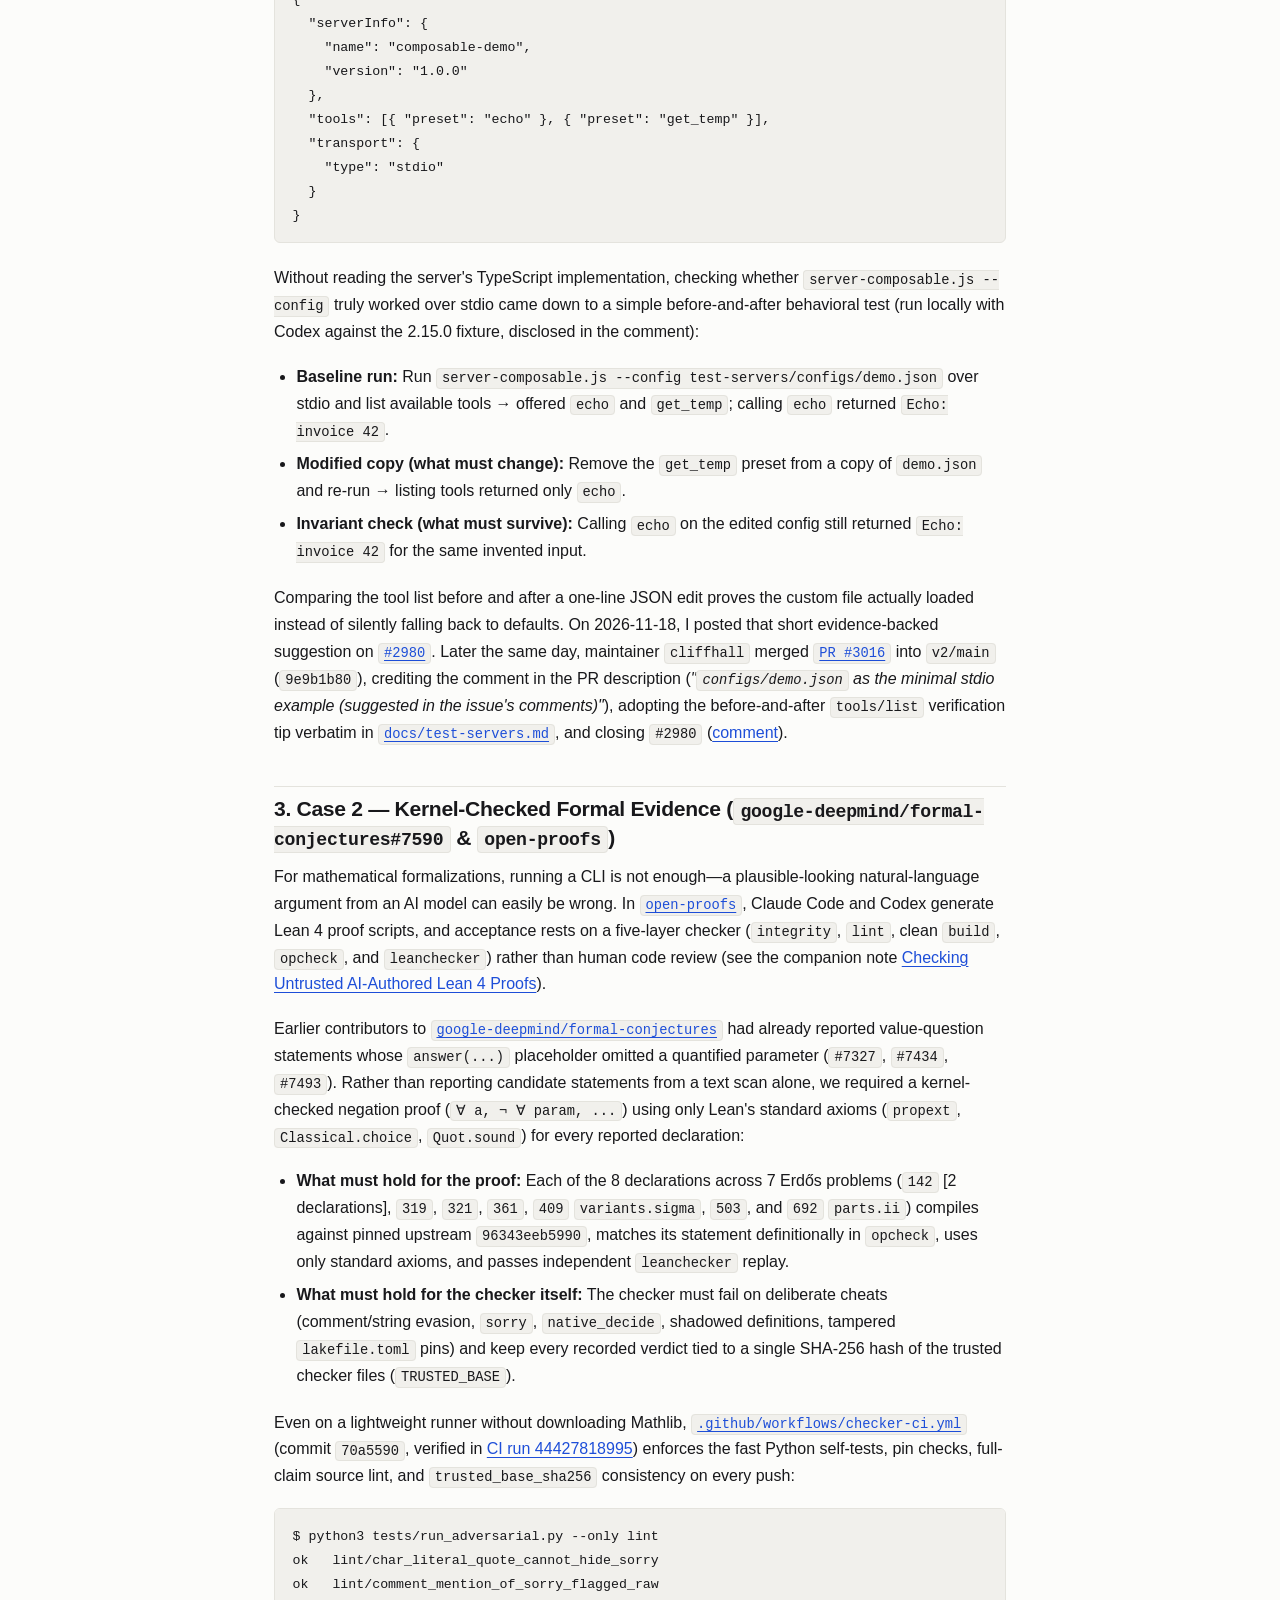
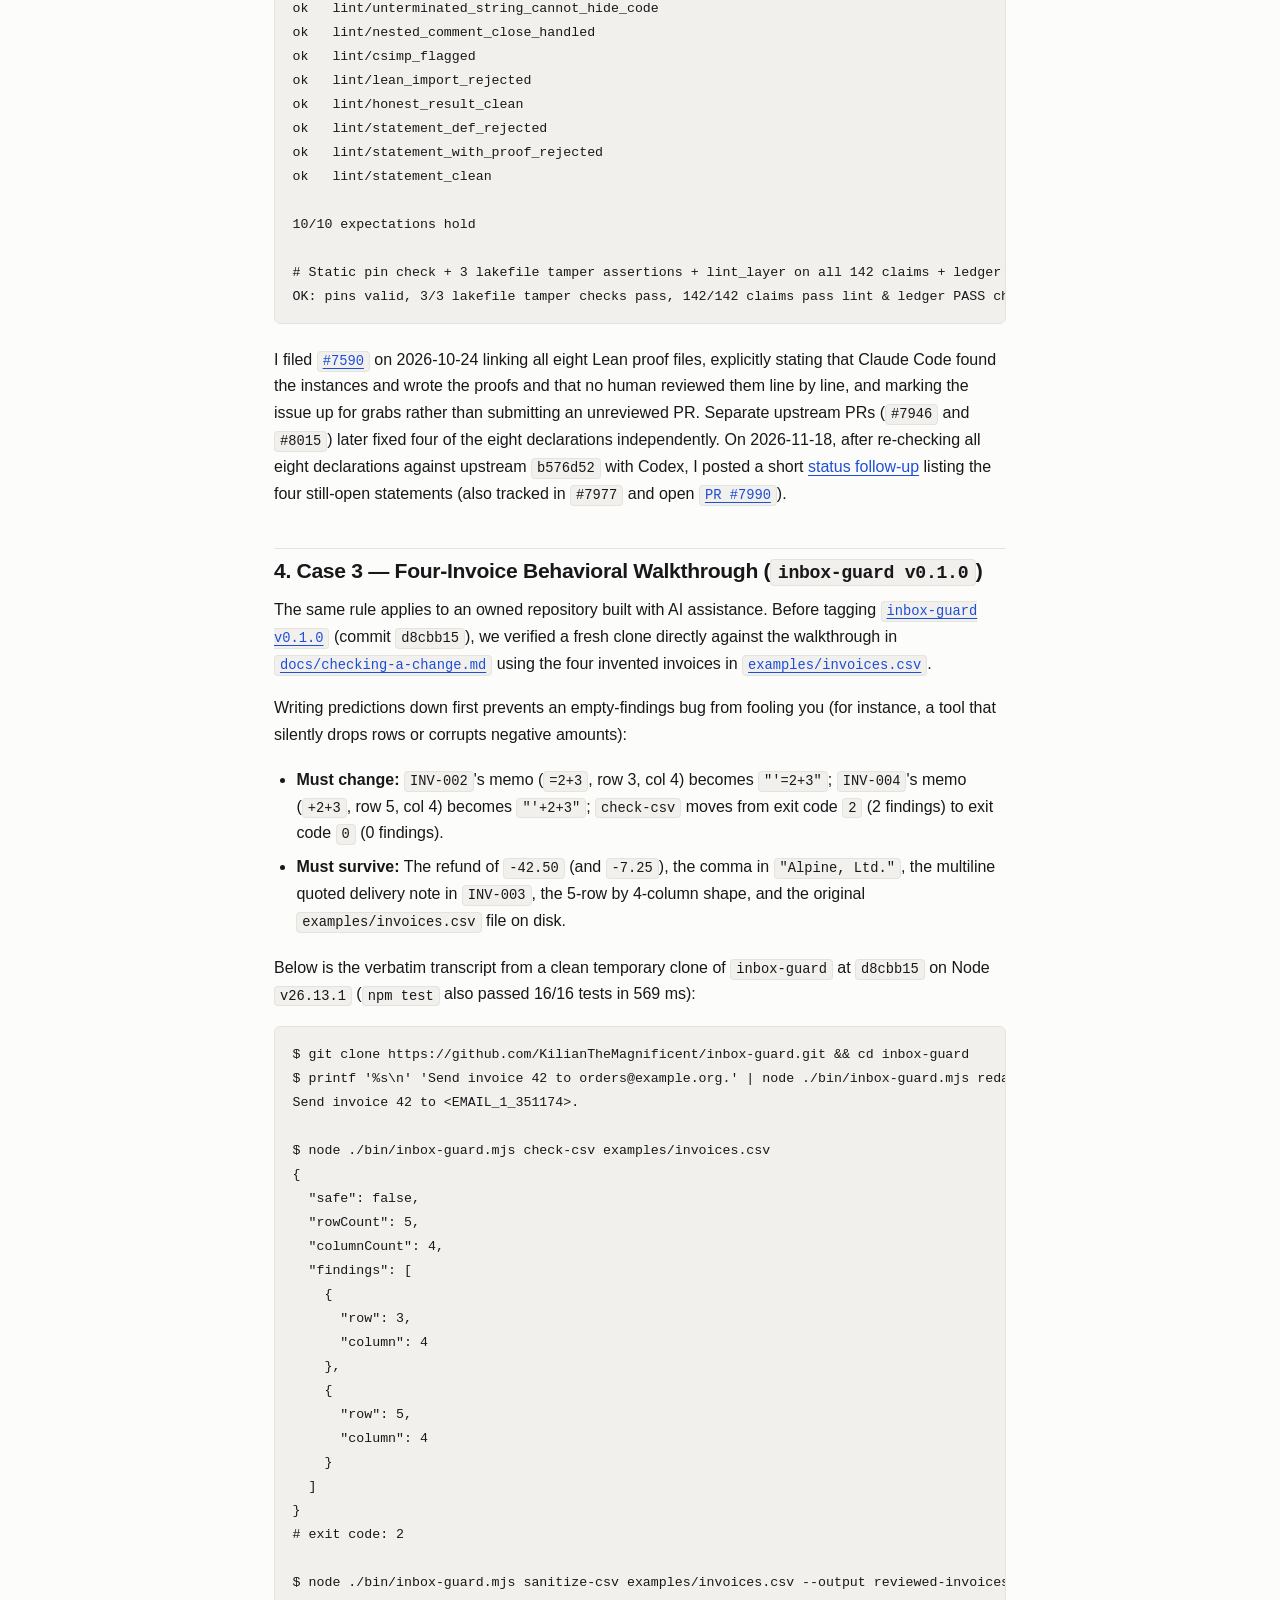
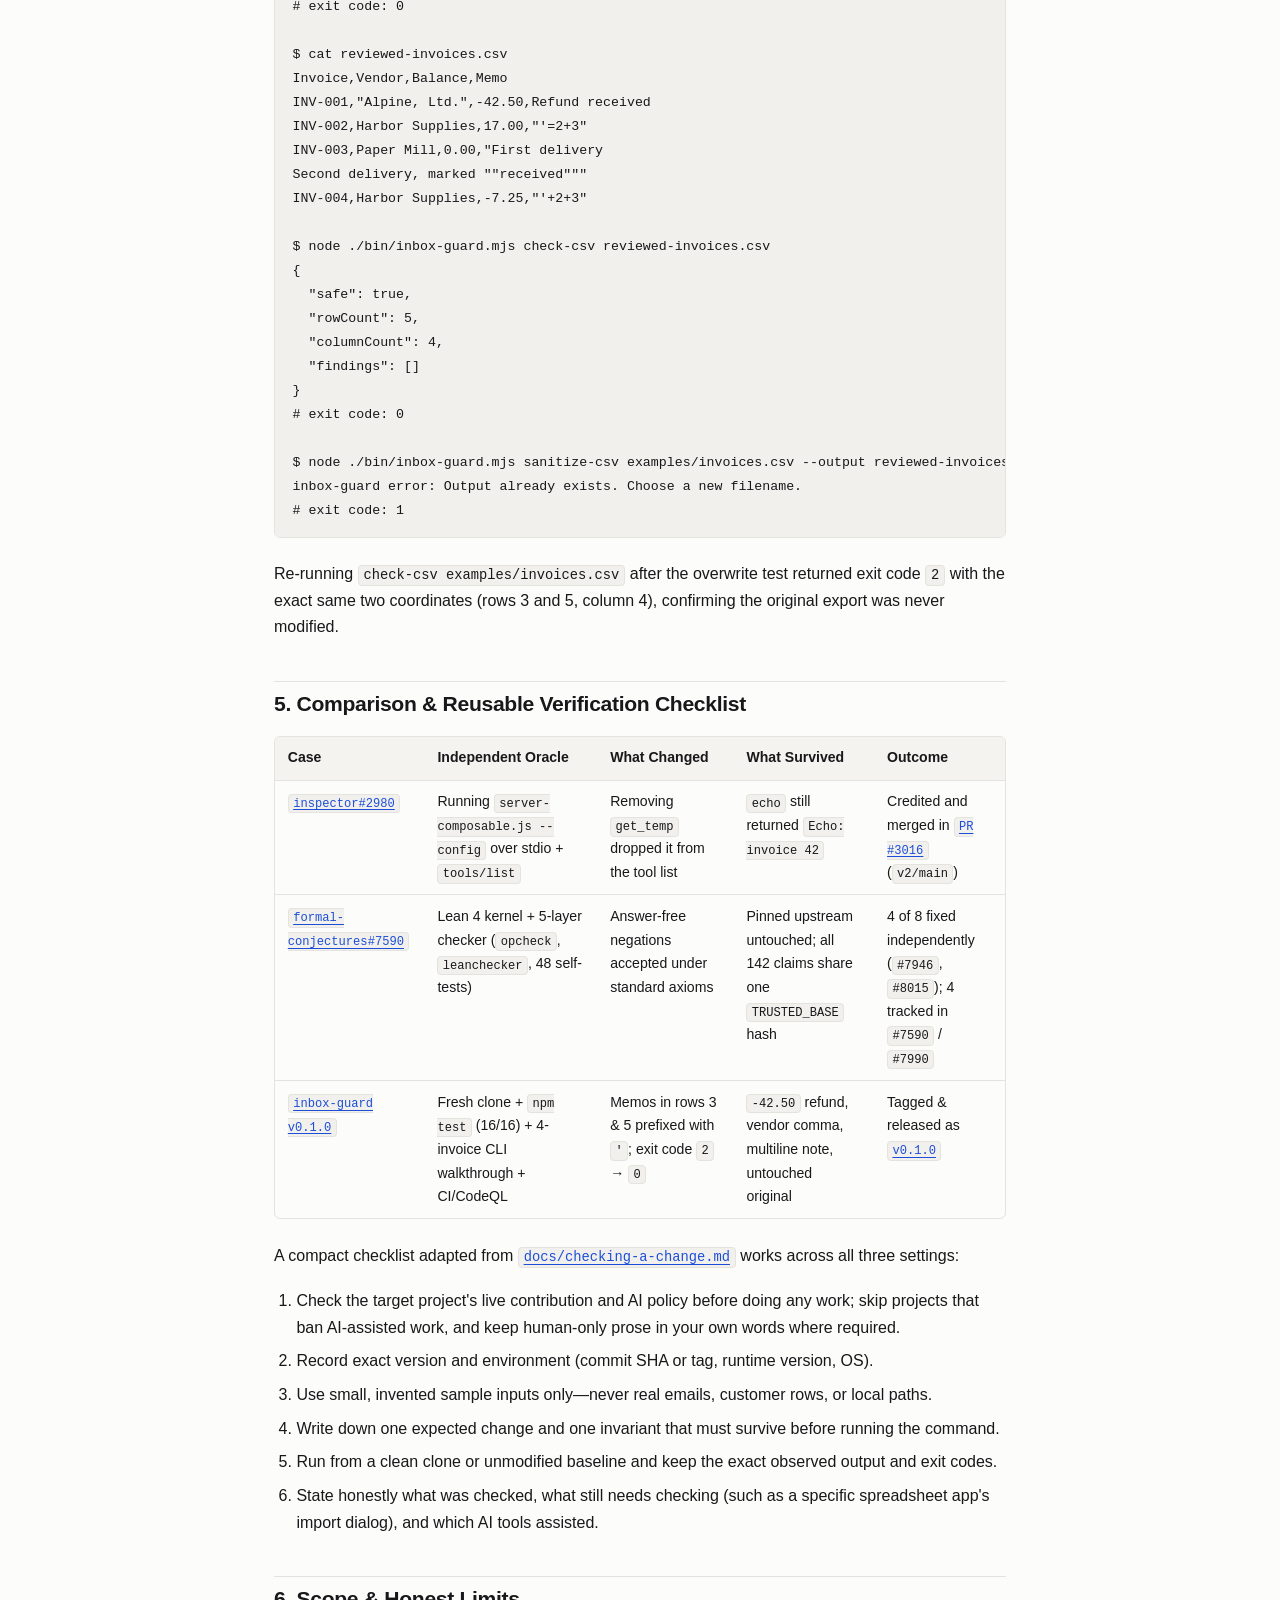
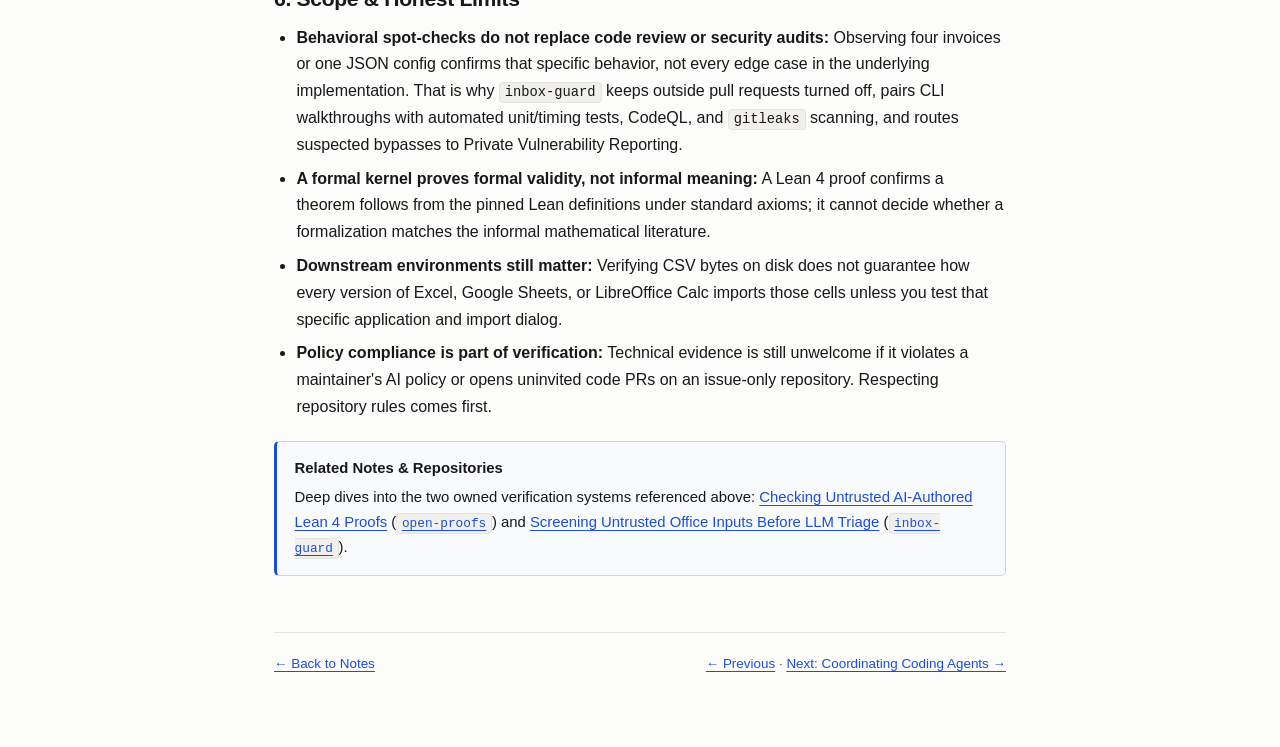
<file: notes/verifying-ai-contributions-without-reading-code.html>
<!DOCTYPE html>
<html lang="en">
<head>
  <meta charset="utf-8">
  <meta name="viewport" content="width=device-width, initial-scale=1">
  <title>Verifying AI-Assisted Contributions Without Reading Code — Andre Romero-Carey</title>
  <meta name="description" content="How to verify AI-assisted open-source work without reading code line by line: reproducible config checks (modelcontextprotocol/inspector#2980 -> PR #3016), kernel-checked Lean 4 proofs (google-deepmind/formal-conjectures#7590), and four-invoice behavioral checks (inbox-guard v0.1.0).">
  <meta name="author" content="Andre Romero-Carey">
  <meta property="og:title" content="Verifying AI-Assisted Contributions Without Reading Code — Andre Romero-Carey">
  <meta property="og:description" content="How to verify AI-assisted open-source work without reading code line by line: reproducible config checks (modelcontextprotocol/inspector#2980 -> PR #3016), kernel-checked Lean 4 proofs (google-deepmind/formal-conjectures#7590), and four-invoice behavioral checks (inbox-guard v0.1.0).">
  <meta property="og:type" content="article">
  <meta property="og:url" content="https://kilianthemagnificent.github.io/notes/verifying-ai-contributions-without-reading-code.html">
  <meta property="og:image" content="https://kilianthemagnificent.github.io/og-card.png">
  <meta property="og:image:width" content="1200">
  <meta property="og:image:height" content="630">
  <meta name="twitter:card" content="summary_large_image">
  <meta name="twitter:image" content="https://kilianthemagnificent.github.io/og-card.png">
  <link rel="canonical" href="https://kilianthemagnificent.github.io/notes/verifying-ai-contributions-without-reading-code.html">
  <link rel="alternate" type="application/atom+xml" title="Andre Romero-Carey — Notes" href="https://kilianthemagnificent.github.io/feed.xml">
  <link rel="icon" href="data:image/svg+xml,%3Csvg xmlns='http://www.w3.org/2000/svg' viewBox='0 0 32 32'%3E%3Crect width='32' height='32' rx='6' fill='%2318181b'/%3E%3Ctext x='16' y='22' font-family='monospace' font-size='16' font-weight='700' fill='%23fcfcfa' text-anchor='middle'%3EAR%3C/text%3E%3C/svg%3E">
  <link rel="stylesheet" href="../styles.css">
</head>
<body>
  <div class="container">
    <header class="site-header">
      <a class="site-brand" href="../">Andre Romero-Carey</a>
      <nav class="site-nav" aria-label="Primary">
        <a href="../">All Notes</a>
        <a href="untrusted-office-input-defenses.html">← Previous Note</a>
        <a href="coordinating-coding-agents-with-ci-oracles.html">Next Note →</a>
        <a href="https://github.com/KilianTheMagnificent">GitHub</a>
      </nav>
    </header>

    <article>
      <div class="article-meta">
        Published 2026-11-18 · Case studies: <a href="https://github.com/modelcontextprotocol/inspector/issues/2980"><code>inspector#2980</code></a> (<a href="https://github.com/modelcontextprotocol/inspector/pull/3016"><code>PR #3016</code></a>), <a href="https://github.com/google-deepmind/formal-conjectures/issues/7590"><code>formal-conjectures#7590</code></a>, <a href="https://github.com/KilianTheMagnificent/inbox-guard/releases/tag/v0.1.0"><code>inbox-guard v0.1.0</code></a>
      </div>
      <h1>Verifying AI-Assisted Contributions Without Reading Code</h1>
      <p class="article-lede">
        I am not a software engineer and I do not read TypeScript, Lean 4, or JavaScript implementations line by line. When an AI coding assistant builds a command, checks a configuration file, or writes a proof, its own summary is not verification. Contributing honestly without reading code means shifting the check onto an independent oracle: a before-and-after command whose output proves a config file loaded, a proof kernel that rejects invalid deductions, or a small invented fixture where both what must change and what must survive are written down before running the tool. This note documents three concrete cases—two upstream issue contributions and one owned CLI release—with the exact commands, observed outputs, and limits of the method.
      </p>

      <nav class="toc" aria-label="Table of contents">
        <div class="toc-title">Contents</div>
        <ol>
          <li><a href="#core-rule">The Core Rule: Predict What Changes and What Survives</a></li>
          <li><a href="#case-inspector">Case 1 — Reproducible Config &amp; Tool-List Check (<code>inspector#2980</code> → <code>PR #3016</code>)</a></li>
          <li><a href="#case-formal-conjectures">Case 2 — Kernel-Checked Formal Evidence (<code>formal-conjectures#7590</code> &amp; <code>open-proofs</code>)</a></li>
          <li><a href="#case-inbox-guard">Case 3 — Four-Invoice Behavioral Walkthrough (<code>inbox-guard v0.1.0</code>)</a></li>
          <li><a href="#summary-matrix">Comparison &amp; Reusable Verification Checklist</a></li>
          <li><a href="#limits">Scope &amp; Honest Limits</a></li>
        </ol>
      </nav>

      <h2 id="core-rule" class="no-rule">1. The Core Rule: Predict What Changes and What Survives</h2>
      <p>
        Unverified AI pull requests waste maintainer time because the person opening them cannot answer follow-up questions about edge cases or architecture. A practical alternative for a non-coder is to keep contributions strictly within what can be verified externally—reproducible documentation checks, minimal bug reports, or machine-checked formal counterexamples—and never open uninvited code pull requests.
      </p>
      <p>
        Before accepting an assistant's claim or posting anything publicly, write down three things:
      </p>
      <ol>
        <li><strong>One observable thing that must change:</strong> a tool disappearing from a JSON list, a checker exit code flipping from <code>2</code> to <code>0</code>, or a Lean kernel accepting a theorem without <code>sorry</code>.</li>
        <li><strong>One nearby value that must survive untouched:</strong> an unaffected tool call, a negative refund amount, a multiline quoted cell, or the original input file on disk.</li>
        <li><strong>An independent oracle and plain disclosure:</strong> record the exact commit or release, use only invented sample data, run the check from a clean copy, and state plainly which AI tools helped run the check or write the code.</li>
      </ol>

      <h2 id="case-inspector">2. Case 1 — Reproducible Config &amp; Tool-List Check (<code>modelcontextprotocol/inspector#2980</code> → <code>PR #3016</code>)</h2>
      <p>
        <a href="https://github.com/modelcontextprotocol/inspector"><code>modelcontextprotocol/inspector</code></a> explicitly asks outside contributors for issues rather than pull requests. In November 2026, open issue <a href="https://github.com/modelcontextprotocol/inspector/issues/2980"><code>#2980</code></a> (<em>"docs: add a config reference for the composable test server"</em>) tracked adding a configuration reference so users could run custom test servers without reading TypeScript source files.
      </p>
      <p>
        The existing setup table described the default stdio fixture as having a fixed configuration, even though the repository already shipped a tiny JSON file, <a href="https://github.com/modelcontextprotocol/inspector/blob/488c30d9d16e4993bc548ad298eb7450f5125c93/test-servers/configs/demo.json"><code>test-servers/configs/demo.json</code></a>:
      </p>
<pre><code>{
  "serverInfo": {
    "name": "composable-demo",
    "version": "1.0.0"
  },
  "tools": [{ "preset": "echo" }, { "preset": "get_temp" }],
  "transport": {
    "type": "stdio"
  }
}</code></pre>
      <p>
        Without reading the server's TypeScript implementation, checking whether <code>server-composable.js --config</code> truly worked over stdio came down to a simple before-and-after behavioral test (run locally with Codex against the 2.15.0 fixture, disclosed in the comment):
      </p>
      <ul>
        <li><strong>Baseline run:</strong> Run <code>server-composable.js --config test-servers/configs/demo.json</code> over stdio and list available tools → offered <code>echo</code> and <code>get_temp</code>; calling <code>echo</code> returned <code>Echo: invoice 42</code>.</li>
        <li><strong>Modified copy (what must change):</strong> Remove the <code>get_temp</code> preset from a copy of <code>demo.json</code> and re-run → listing tools returned only <code>echo</code>.</li>
        <li><strong>Invariant check (what must survive):</strong> Calling <code>echo</code> on the edited config still returned <code>Echo: invoice 42</code> for the same invented input.</li>
      </ul>
      <p>
        Comparing the tool list before and after a one-line JSON edit proves the custom file actually loaded instead of silently falling back to defaults. On 2026-11-18, I posted that short evidence-backed suggestion on <a href="https://github.com/modelcontextprotocol/inspector/issues/2980#issuecomment-6981313923"><code>#2980</code></a>. Later the same day, maintainer <code>cliffhall</code> merged <a href="https://github.com/modelcontextprotocol/inspector/pull/3016"><code>PR #3016</code></a> into <code>v2/main</code> (<code>9e9b1b80</code>), crediting the comment in the PR description (<em>"<code>configs/demo.json</code> as the minimal stdio example (suggested in the issue's comments)"</em>), adopting the before-and-after <code>tools/list</code> verification tip verbatim in <a href="https://github.com/modelcontextprotocol/inspector/blob/9e9b1b8080460eb873b994cc29a579fa32c15961/docs/test-servers.md#L49-L56"><code>docs/test-servers.md</code></a>, and closing <code>#2980</code> (<a href="https://github.com/modelcontextprotocol/inspector/issues/2980#issuecomment-6989869917">comment</a>).
      </p>

      <h2 id="case-formal-conjectures">3. Case 2 — Kernel-Checked Formal Evidence (<code>google-deepmind/formal-conjectures#7590</code> &amp; <code>open-proofs</code>)</h2>
      <p>
        For mathematical formalizations, running a CLI is not enough—a plausible-looking natural-language argument from an AI model can easily be wrong. In <a href="https://github.com/KilianTheMagnificent/open-proofs"><code>open-proofs</code></a>, Claude Code and Codex generate Lean 4 proof scripts, and acceptance rests on a five-layer checker (<code>integrity</code>, <code>lint</code>, clean <code>build</code>, <code>opcheck</code>, and <code>leanchecker</code>) rather than human code review (see the companion note <a href="lean4-verifier-adversarial-suite.html">Checking Untrusted AI-Authored Lean 4 Proofs</a>).
      </p>
      <p>
        Earlier contributors to <a href="https://github.com/google-deepmind/formal-conjectures"><code>google-deepmind/formal-conjectures</code></a> had already reported value-question statements whose <code>answer(...)</code> placeholder omitted a quantified parameter (<code>#7327</code>, <code>#7434</code>, <code>#7493</code>). Rather than reporting candidate statements from a text scan alone, we required a kernel-checked negation proof (<code>∀ a, ¬ ∀ param, ...</code>) using only Lean's standard axioms (<code>propext</code>, <code>Classical.choice</code>, <code>Quot.sound</code>) for every reported declaration:
      </p>
      <ul>
        <li><strong>What must hold for the proof:</strong> Each of the 8 declarations across 7 Erdős problems (<code>142</code> [2 declarations], <code>319</code>, <code>321</code>, <code>361</code>, <code>409</code> <code>variants.sigma</code>, <code>503</code>, and <code>692</code> <code>parts.ii</code>) compiles against pinned upstream <code>96343eeb5990</code>, matches its statement definitionally in <code>opcheck</code>, uses only standard axioms, and passes independent <code>leanchecker</code> replay.</li>
        <li><strong>What must hold for the checker itself:</strong> The checker must fail on deliberate cheats (comment/string evasion, <code>sorry</code>, <code>native_decide</code>, shadowed definitions, tampered <code>lakefile.toml</code> pins) and keep every recorded verdict tied to a single SHA-256 hash of the trusted checker files (<code>TRUSTED_BASE</code>).</li>
      </ul>
      <p>
        Even on a lightweight runner without downloading Mathlib, <a href="https://github.com/KilianTheMagnificent/open-proofs/blob/main/.github/workflows/checker-ci.yml"><code>.github/workflows/checker-ci.yml</code></a> (commit <code>70a5590</code>, verified in <a href="https://github.com/KilianTheMagnificent/open-proofs/actions/runs/44427818995">CI run 44427818995</a>) enforces the fast Python self-tests, pin checks, full-claim source lint, and <code>trusted_base_sha256</code> consistency on every push:
      </p>
<pre><code>$ python3 tests/run_adversarial.py --only lint
ok   lint/char_literal_quote_cannot_hide_sorry
ok   lint/comment_mention_of_sorry_flagged_raw
ok   lint/unterminated_string_cannot_hide_code
ok   lint/nested_comment_close_handled
ok   lint/csimp_flagged
ok   lint/lean_import_rejected
ok   lint/honest_result_clean
ok   lint/statement_def_rejected
ok   lint/statement_with_proof_rejected
ok   lint/statement_clean

10/10 expectations hold

# Static pin check + 3 lakefile tamper assertions + lint_layer on all 142 claims + ledger check:
OK: pins valid, 3/3 lakefile tamper checks pass, 142/142 claims pass lint &amp; ledger PASS check (trusted_base=10a78286602f).</code></pre>
      <p>
        I filed <a href="https://github.com/google-deepmind/formal-conjectures/issues/7590"><code>#7590</code></a> on 2026-10-24 linking all eight Lean proof files, explicitly stating that Claude Code found the instances and wrote the proofs and that no human reviewed them line by line, and marking the issue up for grabs rather than submitting an unreviewed PR. Separate upstream PRs (<code>#7946</code> and <code>#8015</code>) later fixed four of the eight declarations independently. On 2026-11-18, after re-checking all eight declarations against upstream <code>b576d52</code> with Codex, I posted a short <a href="https://github.com/google-deepmind/formal-conjectures/issues/7590#issuecomment-6981638137">status follow-up</a> listing the four still-open statements (also tracked in <code>#7977</code> and open <a href="https://github.com/google-deepmind/formal-conjectures/pull/7990"><code>PR #7990</code></a>).
      </p>

      <h2 id="case-inbox-guard">4. Case 3 — Four-Invoice Behavioral Walkthrough (<code>inbox-guard v0.1.0</code>)</h2>
      <p>
        The same rule applies to an owned repository built with AI assistance. Before tagging <a href="https://github.com/KilianTheMagnificent/inbox-guard/releases/tag/v0.1.0"><code>inbox-guard v0.1.0</code></a> (commit <code>d8cbb15</code>), we verified a fresh clone directly against the walkthrough in <a href="https://github.com/KilianTheMagnificent/inbox-guard/blob/v0.1.0/docs/checking-a-change.md"><code>docs/checking-a-change.md</code></a> using the four invented invoices in <a href="https://github.com/KilianTheMagnificent/inbox-guard/blob/v0.1.0/examples/invoices.csv"><code>examples/invoices.csv</code></a>.
      </p>
      <p>
        Writing predictions down first prevents an empty-findings bug from fooling you (for instance, a tool that silently drops rows or corrupts negative amounts):
      </p>
      <ul>
        <li><strong>Must change:</strong> <code>INV-002</code>'s memo (<code>=2+3</code>, row 3, col 4) becomes <code>"'=2+3"</code>; <code>INV-004</code>'s memo (<code>+2+3</code>, row 5, col 4) becomes <code>"'+2+3"</code>; <code>check-csv</code> moves from exit code <code>2</code> (2 findings) to exit code <code>0</code> (0 findings).</li>
        <li><strong>Must survive:</strong> The refund of <code>-42.50</code> (and <code>-7.25</code>), the comma in <code>"Alpine, Ltd."</code>, the multiline quoted delivery note in <code>INV-003</code>, the 5-row by 4-column shape, and the original <code>examples/invoices.csv</code> file on disk.</li>
      </ul>
      <p>
        Below is the verbatim transcript from a clean temporary clone of <code>inbox-guard</code> at <code>d8cbb15</code> on Node <code>v26.13.1</code> (<code>npm test</code> also passed 16/16 tests in 569 ms):
      </p>
<pre><code>$ git clone https://github.com/KilianTheMagnificent/inbox-guard.git &amp;&amp; cd inbox-guard
$ printf '%s\n' 'Send invoice 42 to orders@example.org.' | node ./bin/inbox-guard.mjs redact -
Send invoice 42 to &lt;EMAIL_1_351174&gt;.

$ node ./bin/inbox-guard.mjs check-csv examples/invoices.csv
{
  "safe": false,
  "rowCount": 5,
  "columnCount": 4,
  "findings": [
    {
      "row": 3,
      "column": 4
    },
    {
      "row": 5,
      "column": 4
    }
  ]
}
# exit code: 2

$ node ./bin/inbox-guard.mjs sanitize-csv examples/invoices.csv --output reviewed-invoices.csv
# exit code: 0

$ cat reviewed-invoices.csv
Invoice,Vendor,Balance,Memo
INV-001,"Alpine, Ltd.",-42.50,Refund received
INV-002,Harbor Supplies,17.00,"'=2+3"
INV-003,Paper Mill,0.00,"First delivery
Second delivery, marked ""received"""
INV-004,Harbor Supplies,-7.25,"'+2+3"

$ node ./bin/inbox-guard.mjs check-csv reviewed-invoices.csv
{
  "safe": true,
  "rowCount": 5,
  "columnCount": 4,
  "findings": []
}
# exit code: 0

$ node ./bin/inbox-guard.mjs sanitize-csv examples/invoices.csv --output reviewed-invoices.csv
inbox-guard error: Output already exists. Choose a new filename.
# exit code: 1</code></pre>
      <p>
        Re-running <code>check-csv examples/invoices.csv</code> after the overwrite test returned exit code <code>2</code> with the exact same two coordinates (rows 3 and 5, column 4), confirming the original export was never modified.
      </p>

      <h2 id="summary-matrix">5. Comparison &amp; Reusable Verification Checklist</h2>
      <div class="table-wrap">
        <table>
          <thead>
            <tr>
              <th>Case</th>
              <th>Independent Oracle</th>
              <th>What Changed</th>
              <th>What Survived</th>
              <th>Outcome</th>
            </tr>
          </thead>
          <tbody>
            <tr>
              <td><a href="https://github.com/modelcontextprotocol/inspector/issues/2980"><code>inspector#2980</code></a></td>
              <td>Running <code>server-composable.js --config</code> over stdio + <code>tools/list</code></td>
              <td>Removing <code>get_temp</code> dropped it from the tool list</td>
              <td><code>echo</code> still returned <code>Echo: invoice 42</code></td>
              <td>Credited and merged in <a href="https://github.com/modelcontextprotocol/inspector/pull/3016"><code>PR #3016</code></a> (<code>v2/main</code>)</td>
            </tr>
            <tr>
              <td><a href="https://github.com/google-deepmind/formal-conjectures/issues/7590"><code>formal-conjectures#7590</code></a></td>
              <td>Lean 4 kernel + 5-layer checker (<code>opcheck</code>, <code>leanchecker</code>, 48 self-tests)</td>
              <td>Answer-free negations accepted under standard axioms</td>
              <td>Pinned upstream untouched; all 142 claims share one <code>TRUSTED_BASE</code> hash</td>
              <td>4 of 8 fixed independently (<code>#7946</code>, <code>#8015</code>); 4 tracked in <code>#7590</code> / <code>#7990</code></td>
            </tr>
            <tr>
              <td><a href="https://github.com/KilianTheMagnificent/inbox-guard/releases/tag/v0.1.0"><code>inbox-guard v0.1.0</code></a></td>
              <td>Fresh clone + <code>npm test</code> (16/16) + 4-invoice CLI walkthrough + CI/CodeQL</td>
              <td>Memos in rows 3 &amp; 5 prefixed with <code>'</code>; exit code <code>2</code> → <code>0</code></td>
              <td><code>-42.50</code> refund, vendor comma, multiline note, untouched original</td>
              <td>Tagged &amp; released as <a href="https://github.com/KilianTheMagnificent/inbox-guard/releases/tag/v0.1.0"><code>v0.1.0</code></a></td>
            </tr>
          </tbody>
        </table>
      </div>
      <p>
        A compact checklist adapted from <a href="https://github.com/KilianTheMagnificent/inbox-guard/blob/v0.1.0/docs/checking-a-change.md"><code>docs/checking-a-change.md</code></a> works across all three settings:
      </p>
      <ol>
        <li>Check the target project's live contribution and AI policy before doing any work; skip projects that ban AI-assisted work, and keep human-only prose in your own words where required.</li>
        <li>Record exact version and environment (commit SHA or tag, runtime version, OS).</li>
        <li>Use small, invented sample inputs only—never real emails, customer rows, or local paths.</li>
        <li>Write down one expected change and one invariant that must survive before running the command.</li>
        <li>Run from a clean clone or unmodified baseline and keep the exact observed output and exit codes.</li>
        <li>State honestly what was checked, what still needs checking (such as a specific spreadsheet app's import dialog), and which AI tools assisted.</li>
      </ol>

      <h2 id="limits">6. Scope &amp; Honest Limits</h2>
      <ul>
        <li><strong>Behavioral spot-checks do not replace code review or security audits:</strong> Observing four invoices or one JSON config confirms that specific behavior, not every edge case in the underlying implementation. That is why <code>inbox-guard</code> keeps outside pull requests turned off, pairs CLI walkthroughs with automated unit/timing tests, CodeQL, and <code>gitleaks</code> scanning, and routes suspected bypasses to Private Vulnerability Reporting.</li>
        <li><strong>A formal kernel proves formal validity, not informal meaning:</strong> A Lean 4 proof confirms a theorem follows from the pinned Lean definitions under standard axioms; it cannot decide whether a formalization matches the informal mathematical literature.</li>
        <li><strong>Downstream environments still matter:</strong> Verifying CSV bytes on disk does not guarantee how every version of Excel, Google Sheets, or LibreOffice Calc imports those cells unless you test that specific application and import dialog.</li>
        <li><strong>Policy compliance is part of verification:</strong> Technical evidence is still unwelcome if it violates a maintainer's AI policy or opens uninvited code PRs on an issue-only repository. Respecting repository rules comes first.</li>
      </ul>

      <div class="callout">
        <strong>Related Notes &amp; Repositories</strong>
        Deep dives into the two owned verification systems referenced above: <a href="lean4-verifier-adversarial-suite.html">Checking Untrusted AI-Authored Lean 4 Proofs</a> (<a href="https://github.com/KilianTheMagnificent/open-proofs"><code>open-proofs</code></a>) and <a href="untrusted-office-input-defenses.html">Screening Untrusted Office Inputs Before LLM Triage</a> (<a href="https://github.com/KilianTheMagnificent/inbox-guard"><code>inbox-guard</code></a>).
      </div>
    </article>

    <footer class="site-footer">
      <span><a href="../">← Back to Notes</a></span>
      <span>
        <a href="untrusted-office-input-defenses.html">← Previous</a> ·
        <a href="coordinating-coding-agents-with-ci-oracles.html">Next: Coordinating Coding Agents →</a>
      </span>
    </footer>
  </div>
</body>
</html>
</file>
<file: styles.css>
:root {
  color-scheme: light dark;
  --bg: #fcfcfa;
  --surface: #f4f3ef;
  --surface-code: #f1f0ec;
  --text: #18181b;
  --muted: #52525b;
  --faint: #71717a;
  --border: #e4e3dd;
  --accent: #1d4ed8;
  --accent-hover: #1e3a8a;
  --callout-bg: #f8fafc;
  --callout-border: #cbd5e1;
  --font-sans: -apple-system, BlinkMacSystemFont, "Inter", "Segoe UI", Roboto, Helvetica, Arial, sans-serif;
  --font-serif: "Iowan Old Style", "Palatino Linotype", Palatino, Georgia, serif;
  --font-mono: ui-monospace, SFMono-Regular, "SF Mono", Menlo, Consolas, "Liberation Mono", monospace;
}

@media (prefers-color-scheme: dark) {
  :root {
    --bg: #0f1115;
    --surface: #171a21;
    --surface-code: #151820;
    --text: #e5e7eb;
    --muted: #9ca3af;
    --faint: #6b7280;
    --border: #262b36;
    --accent: #60a5fa;
    --accent-hover: #93c5fd;
    --callout-bg: #141821;
    --callout-border: #2e3646;
  }
}

*, *::before, *::after {
  box-sizing: border-box;
}

html {
  font-size: 16px;
  -webkit-text-size-adjust: 100%;
}

@media (prefers-reduced-motion: no-preference) {
  html {
    scroll-behavior: smooth;
  }
}

body {
  margin: 0;
  padding: 0;
  background-color: var(--bg);
  color: var(--text);
  font-family: var(--font-sans);
  line-height: 1.68;
  font-feature-settings: "kern" 1, "liga" 1;
}

.container {
  max-width: 780px;
  margin: 0 auto;
  padding: 2.75rem 1.5rem 4.5rem;
}

/* Header & Navigation */
.site-header {
  display: flex;
  flex-wrap: wrap;
  align-items: baseline;
  justify-content: space-between;
  gap: 0.75rem 1.5rem;
  padding-bottom: 1.25rem;
  margin-bottom: 2.25rem;
  border-bottom: 1px solid var(--border);
}

.site-brand {
  font-weight: 650;
  font-size: 1.05rem;
  letter-spacing: -0.01em;
  color: var(--text);
  text-decoration: none;
}

.site-brand:hover {
  color: var(--accent);
}

.site-nav {
  display: flex;
  flex-wrap: wrap;
  gap: 1.1rem;
  font-size: 0.9rem;
}

.site-nav a {
  color: var(--muted);
  text-decoration: none;
}

.site-nav a:hover {
  color: var(--accent);
  text-decoration: underline;
  text-underline-offset: 3px;
}

/* Typography */
h1, h2, h3, h4 {
  color: var(--text);
  line-height: 1.28;
  letter-spacing: -0.015em;
  margin-top: 2.25rem;
  margin-bottom: 0.75rem;
}

h1 {
  font-size: 1.85rem;
  font-weight: 700;
  margin-top: 0;
}

h2 {
  font-size: 1.32rem;
  font-weight: 650;
  padding-top: 0.5rem;
  border-top: 1px solid var(--border);
  margin-top: 2.5rem;
}

h2.no-rule {
  border-top: none;
  padding-top: 0;
  margin-top: 2rem;
}

h3 {
  font-size: 1.08rem;
  font-weight: 620;
  margin-top: 1.75rem;
}

p {
  margin: 0 0 1.1rem;
}

ul, ol {
  margin: 0 0 1.25rem;
  padding-left: 1.4rem;
}

li {
  margin-bottom: 0.42rem;
}

li > ul, li > ol {
  margin-top: 0.35rem;
  margin-bottom: 0.35rem;
}

a {
  color: var(--accent);
  text-decoration: underline;
  text-underline-offset: 3px;
  text-decoration-thickness: 1px;
}

a:hover {
  color: var(--accent-hover);
}

/* Hero / Intro */
.subtitle {
  font-size: 1.02rem;
  color: var(--muted);
  margin-top: -0.3rem;
  margin-bottom: 1.1rem;
}

.meta-links {
  display: flex;
  flex-wrap: wrap;
  gap: 0.5rem 0.9rem;
  font-size: 0.88rem;
  color: var(--muted);
  margin-bottom: 1.6rem;
}

.meta-links span.sep {
  color: var(--faint);
}

/* Cards & Lists on Index */
.note-list {
  list-style: none;
  padding: 0;
  margin: 1rem 0 2rem;
  display: grid;
  gap: 1.1rem;
}

.note-card {
  border: 1px solid var(--border);
  background: var(--surface);
  border-radius: 6px;
  padding: 1.15rem 1.3rem;
}

.note-card-meta {
  display: flex;
  flex-wrap: wrap;
  align-items: center;
  gap: 0.55rem;
  font-size: 0.8rem;
  font-family: var(--font-mono);
  color: var(--muted);
  margin-bottom: 0.4rem;
}

.note-card h3 {
  margin: 0.15rem 0 0.45rem;
  font-size: 1.12rem;
}

.note-card h3 a {
  text-decoration: none;
}

.note-card h3 a:hover {
  text-decoration: underline;
}

.note-card p {
  margin: 0;
  font-size: 0.94rem;
  color: var(--muted);
}

.demo-grid {
  display: grid;
  grid-template-columns: repeat(auto-fit, minmax(260px, 1fr));
  gap: 1rem;
  margin: 1rem 0 2rem;
}

.demo-card {
  border: 1px solid var(--border);
  border-top: 3px solid var(--accent);
  background: var(--surface);
  border-radius: 6px;
  padding: 1.05rem 1.2rem;
  display: flex;
  flex-direction: column;
  gap: 0.45rem;
}

.demo-card h3 {
  margin: 0;
  font-size: 1.05rem;
}

.demo-card p {
  margin: 0;
  font-size: 0.92rem;
  color: var(--muted);
}

.demo-card-links {
  margin-top: auto;
  padding-top: 0.4rem;
  font-family: var(--font-mono);
  font-size: 0.82rem;
  display: flex;
  flex-wrap: wrap;
  gap: 0.85rem;
}

/* Article Header & TOC */
.article-meta {
  font-family: var(--font-mono);
  font-size: 0.82rem;
  color: var(--muted);
  margin-bottom: 0.65rem;
}

.article-lede {
  font-size: 1.05rem;
  color: var(--muted);
  border-left: 3px solid var(--border);
  padding-left: 1rem;
  margin: 1rem 0 1.75rem;
}

.toc {
  background: var(--surface);
  border: 1px solid var(--border);
  border-radius: 6px;
  padding: 0.95rem 1.2rem;
  margin: 1.5rem 0 2rem;
  font-size: 0.9rem;
}

.toc-title {
  font-family: var(--font-mono);
  font-size: 0.78rem;
  text-transform: uppercase;
  letter-spacing: 0.05em;
  color: var(--muted);
  margin-bottom: 0.45rem;
  font-weight: 600;
}

.toc ol {
  margin: 0;
  padding-left: 1.25rem;
}

.toc li {
  margin-bottom: 0.25rem;
}

/* Code & Preformatted Blocks */
code {
  font-family: var(--font-mono);
  font-size: 0.86em;
  background: var(--surface-code);
  padding: 0.14em 0.36em;
  border-radius: 4px;
  border: 1px solid var(--border);
}

pre {
  background: var(--surface-code);
  border: 1px solid var(--border);
  border-radius: 6px;
  padding: 0.95rem 1.1rem;
  overflow-x: auto;
  margin: 1rem 0 1.4rem;
  line-height: 1.5;
}

pre code {
  background: none;
  border: none;
  padding: 0;
  font-size: 0.83rem;
}

/* Tables */
.table-wrap {
  overflow-x: auto;
  margin: 1.15rem 0 1.5rem;
  border: 1px solid var(--border);
  border-radius: 6px;
}

table {
  width: 100%;
  border-collapse: collapse;
  font-size: 0.88rem;
  text-align: left;
}

th, td {
  padding: 0.6rem 0.8rem;
  border-bottom: 1px solid var(--border);
  vertical-align: top;
}

th {
  background: var(--surface);
  font-weight: 620;
  color: var(--text);
  white-space: nowrap;
}

tr:last-child td {
  border-bottom: none;
}

/* Callouts */
.callout {
  background: var(--callout-bg);
  border: 1px solid var(--callout-border);
  border-left: 3px solid var(--accent);
  border-radius: 5px;
  padding: 0.9rem 1.1rem;
  margin: 1.25rem 0 1.5rem;
  font-size: 0.93rem;
}

.callout strong {
  display: block;
  margin-bottom: 0.25rem;
}

/* Footer */
.site-footer {
  margin-top: 3.5rem;
  padding-top: 1.25rem;
  border-top: 1px solid var(--border);
  font-size: 0.84rem;
  color: var(--muted);
  display: flex;
  flex-wrap: wrap;
  justify-content: space-between;
  gap: 0.5rem 1rem;
}

@media (max-width: 600px) {
  .container {
    padding: 1.75rem 1.1rem 3rem;
  }
  h1 {
    font-size: 1.55rem;
  }
  h2 {
    font-size: 1.2rem;
  }
}
</file>
